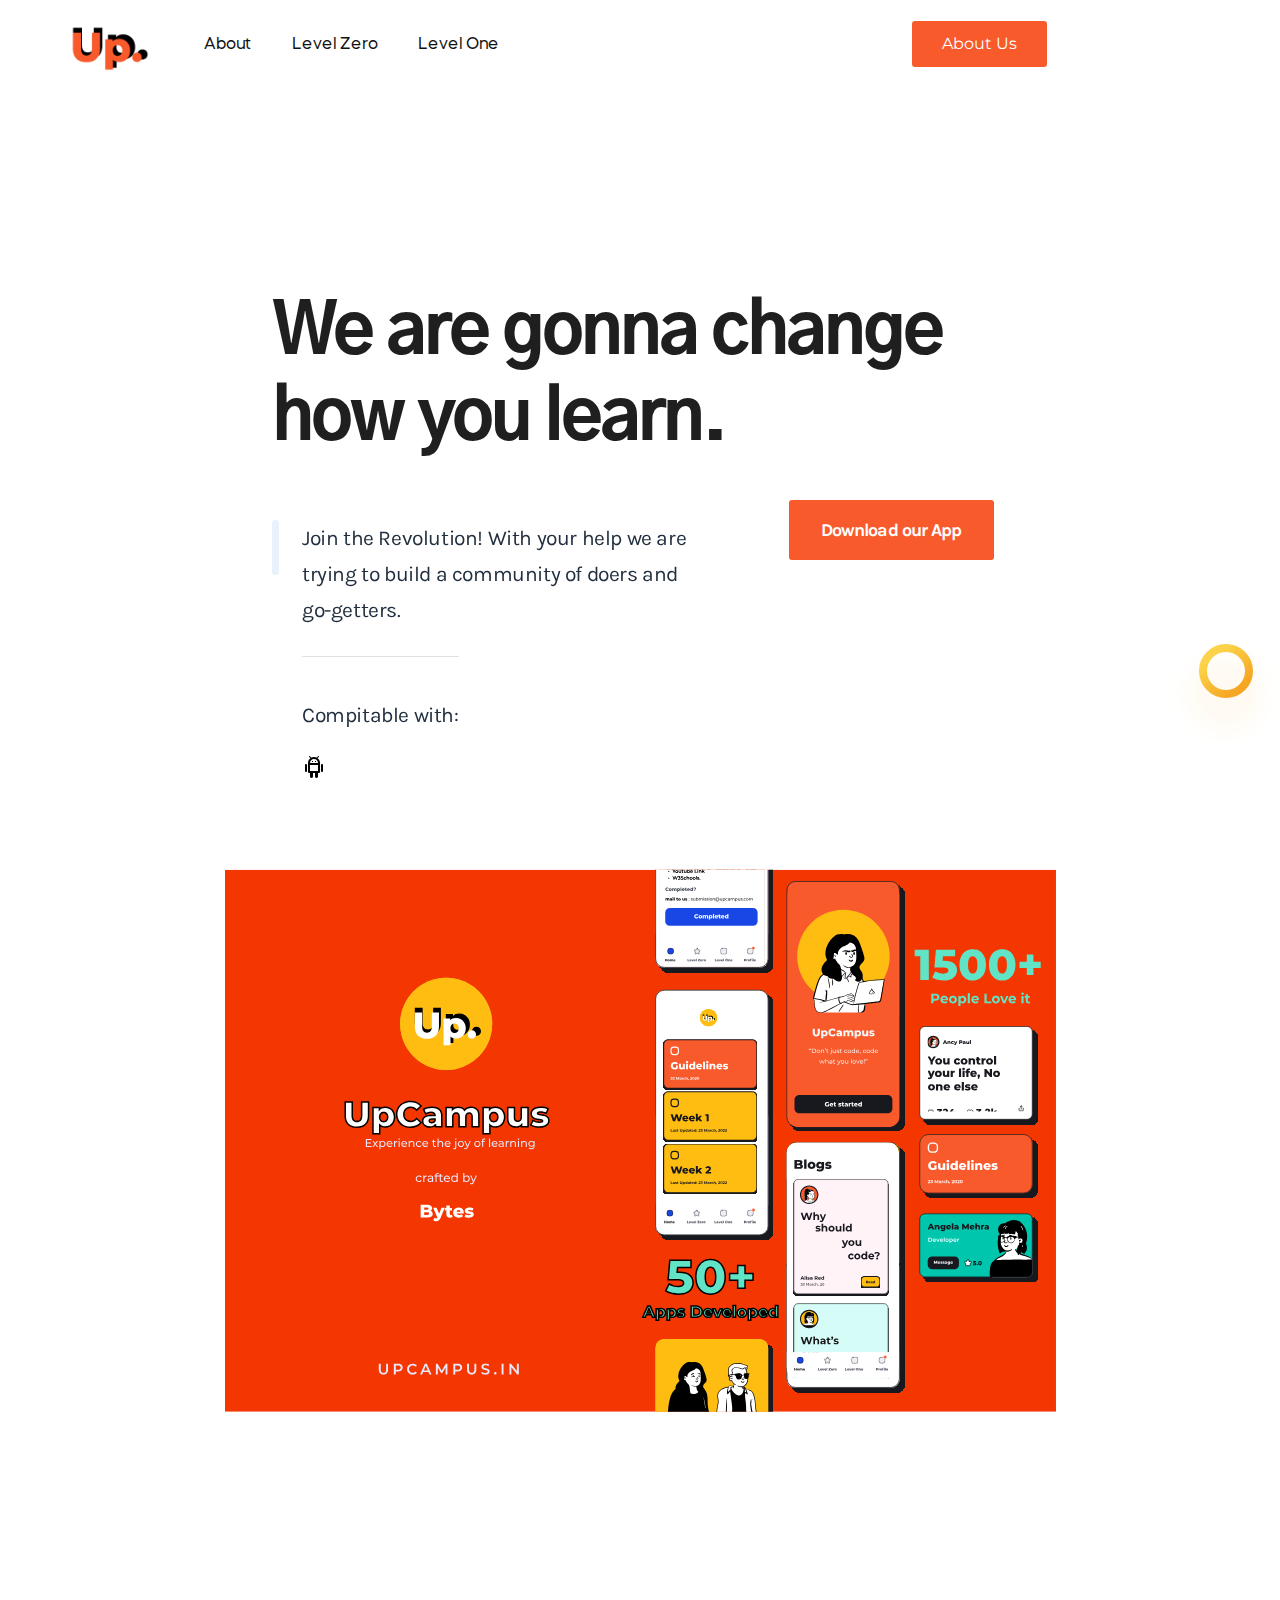
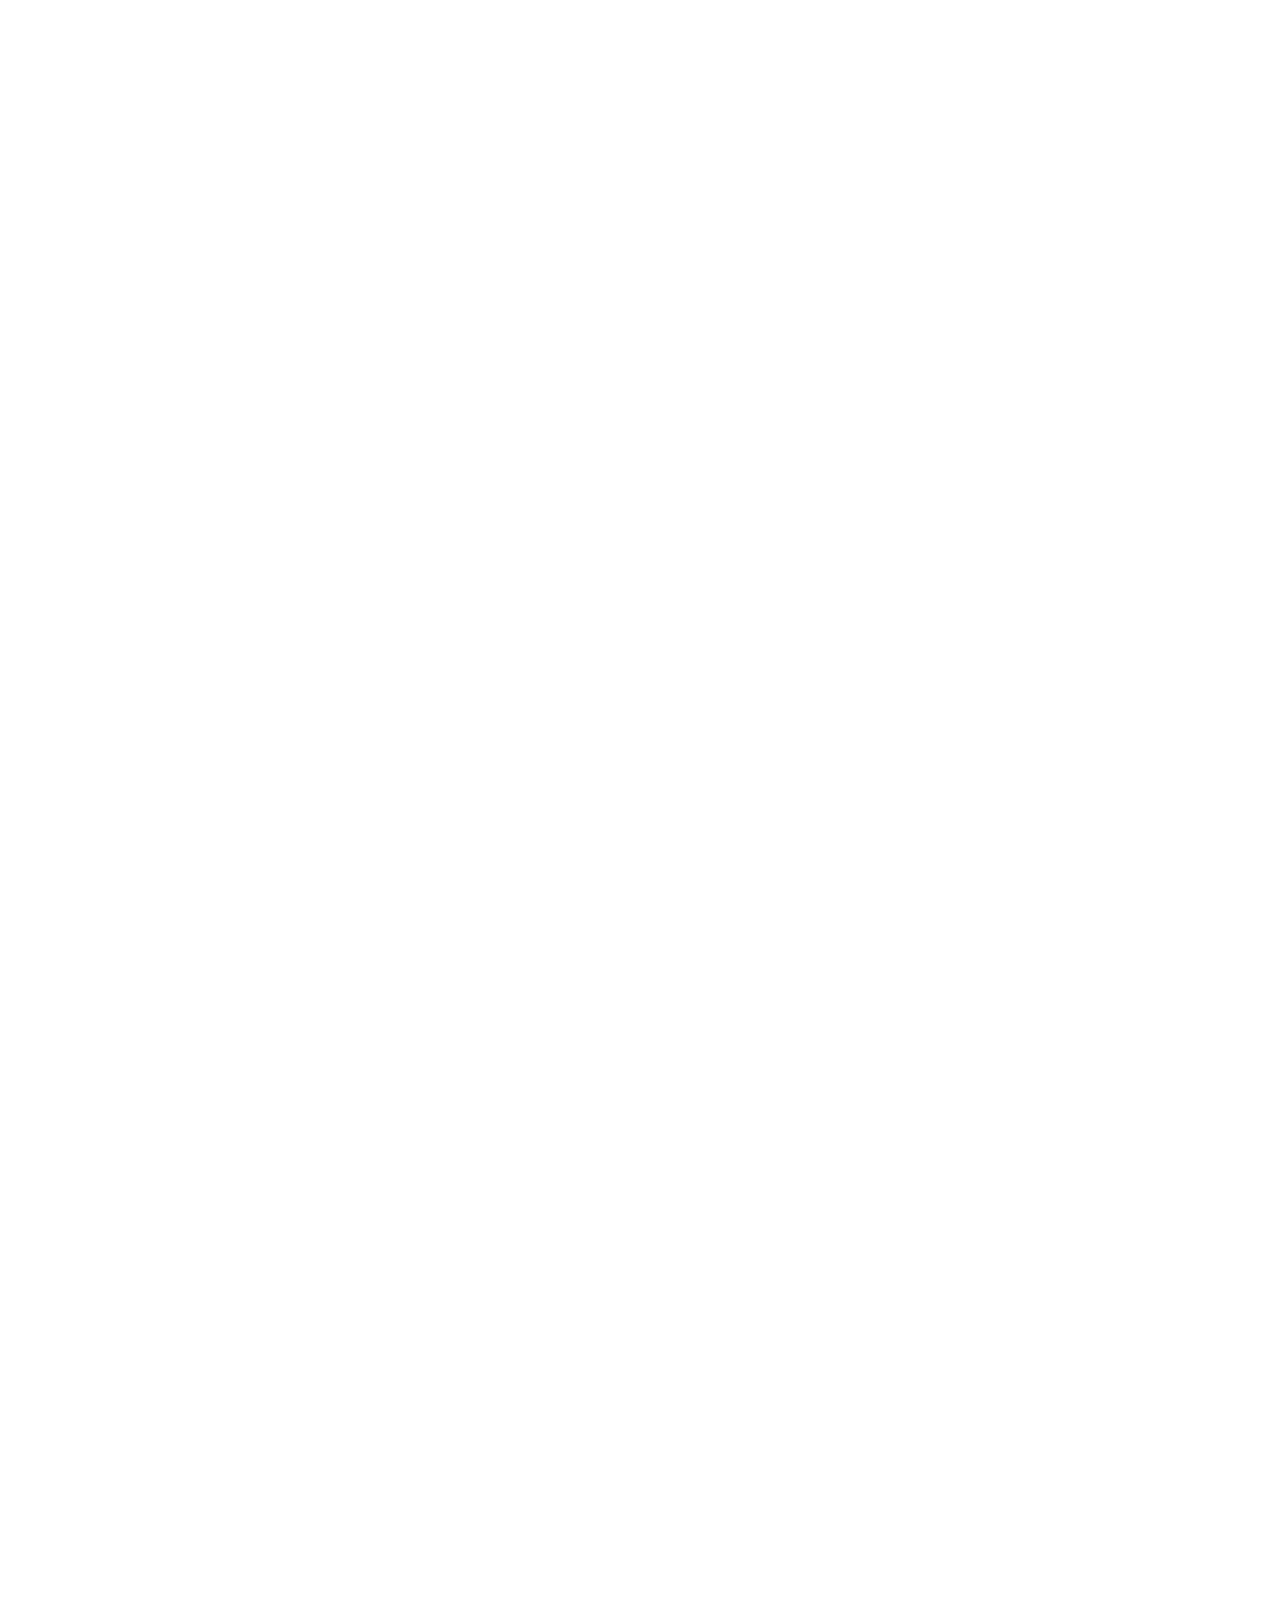
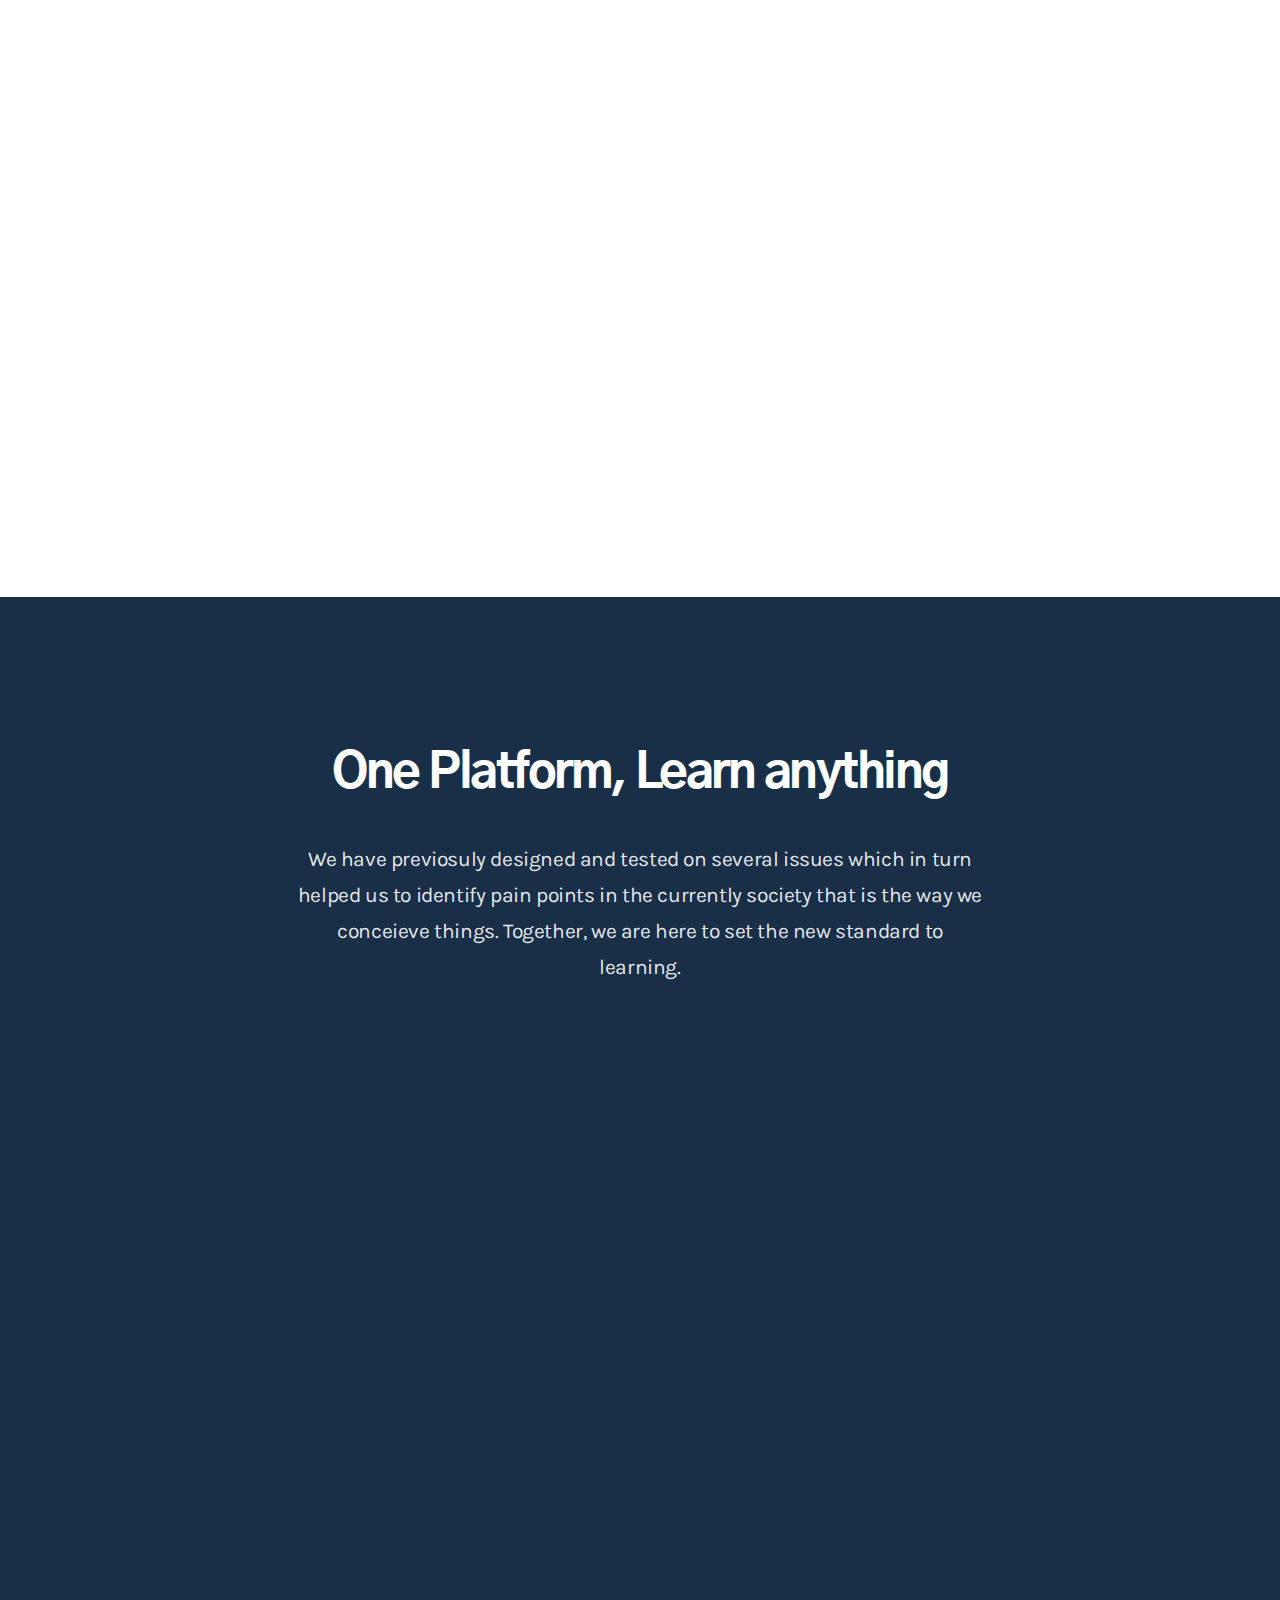
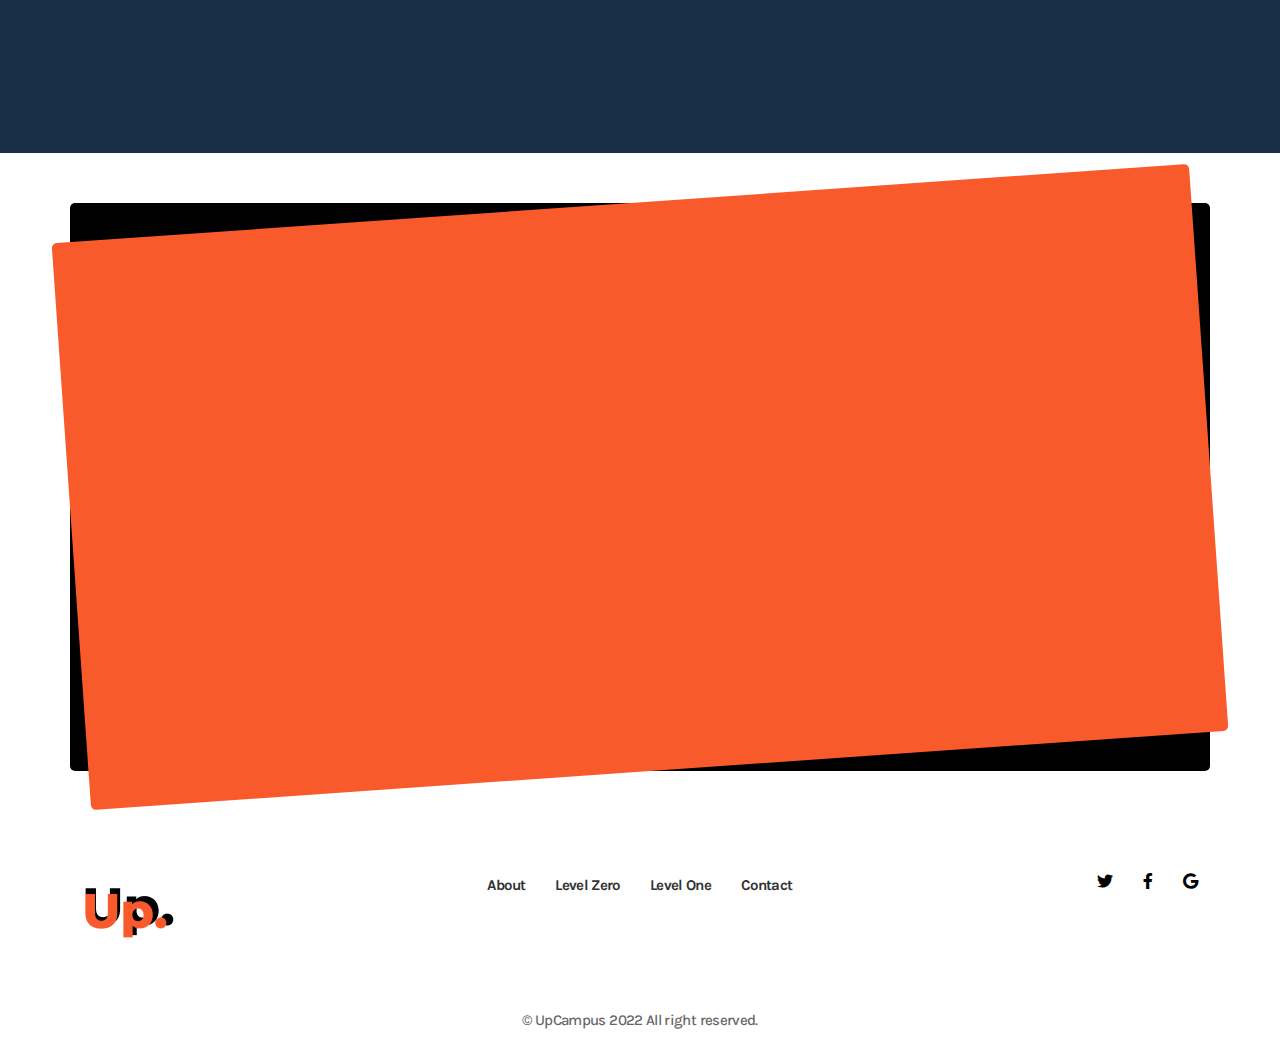
<file: index.html>
<!DOCTYPE html>
<html lang="en">

<head>
  <meta charset="UTF-8">
  <meta name="viewport" content="width=device-width, initial-scale=1.0">
  <meta http-equiv="X-UA-Compatible" content="ie=edge">
  <title>Upcampus</title>
  <link rel="shortcut icon" href="images/logo/logomain2.png" type="images/x-icon">
  <link rel="stylesheet" href="css\upcam.css" media="screen">
<link rel="stylesheet" href="css\Home.css" media="screen">
    <script class="u-script" type="text/javascript" src="jquery.js" defer=""></script>
    <script class="u-script" type="text/javascript" src="upcam.js" defer=""></script>
    <meta name="generator" content="Nicepage 4.13.4,  ">
    <link id="u-theme-google-font" rel="stylesheet" href="https://fonts.googleapis.com/css?family=Roboto:100,100i,300,300i,400,400i,500,500i,700,700i,900,900i|Open+Sans:300,300i,400,400i,500,500i,600,600i,700,700i,800,800i">
    <link id="u-page-google-font" rel="stylesheet" href="https://fonts.googleapis.com/css?family=Montserrat:100,100i,200,200i,300,300i,400,400i,500,500i,600,600i,700,700i,800,800i,900,900i"><link rel="shortcut icon" href="images/logo/logomain2.png" type="images/x-icon">
  <!-- Bootstrap , fonts & icons  -->
  <link rel="stylesheet" href="./css/bootstrap.css">
  <link rel="stylesheet" href="./fonts/icon-font/css/style.css">
  <link rel="stylesheet" href="./fonts/typography-font/typo.css">
  <link rel="stylesheet" href="./fonts/fontawesome-5/css/all.css">
  <link href="https://fonts.googleapis.com/css2?family=Karla:wght@300;400;500;600;700;800&display=swap" rel="stylesheet">
  <link href="https://fonts.googleapis.com/css2?family=Gothic+A1:wght@400;500;700;900&display=swap" rel="stylesheet">
  <link href="https://fonts.googleapis.com/css2?family=Work+Sans:wght@400;500;600;700;800;900&display=swap" rel="stylesheet">
  <link href="https://fonts.googleapis.com/css2?family=Rubik:wght@400;500;600;700;800;900&display=swap" rel="stylesheet">
  <link href="https://fonts.googleapis.com/css2?family=Inter:wght@400;600;700;800;900&display=swap" rel="stylesheet">
  <link href="https://fonts.googleapis.com/css2?family=Nunito:wght@400;600;700;800;900&display=swap" rel="stylesheet">
  <!-- Plugin'stylesheets  -->
  <link rel="stylesheet" href="./plugins/aos/aos.min.css">
  <link rel="stylesheet" href="./plugins/slick/slick.min.css">
  <!-- Vendor stylesheets  -->
  <link rel="stylesheet" href="./css/main.css">
  <!-- Custom stylesheet-->

</head>

<body class="u-body u-xl-mode" data-theme-mode-panel-active data-theme="light" style="font-family: 'Mazzard H';">
  <header class="u-clearfix u-header u-sticky u-sticky-61c5 u-white u-header" id="sec-8620"><div class="u-clearfix u-sheet u-sheet-1">
    <a href="index.html" class="u-image u-logo u-image-1" data-image-width="93" data-image-height="75">
      <img src="images/logomain2.png" class="u-logo-image u-logo-image-1">
    </a>
    <nav class="u-menu u-menu-dropdown u-offcanvas u-menu-1">
      <div class="menu-collapse" style="font-size: 1rem; letter-spacing: 0px;">
        <a class="u-button-style u-custom-left-right-menu-spacing u-custom-padding-bottom u-custom-top-bottom-menu-spacing u-nav-link u-text-active-palette-1-base u-text-hover-palette-2-base" href="#">
          <svg class="u-svg-link" viewBox="0 0 24 24"><use xmlns:xlink="http://www.w3.org/1999/xlink" xlink:href="#menu-hamburger"></use></svg>
          <svg class="u-svg-content" version="1.1" id="menu-hamburger" viewBox="0 0 16 16" x="0px" y="0px" xmlns:xlink="http://www.w3.org/1999/xlink" xmlns="http://www.w3.org/2000/svg"><g><rect y="1" width="16" height="2"></rect><rect y="7" width="16" height="2"></rect><rect y="13" width="16" height="2"></rect>
</g></svg>
        </a>
      </div>
      <div class="u-custom-menu u-nav-container">
        <ul class="u-nav u-unstyled u-nav-1"><li class="u-nav-item"><a href="Index.html" class="u-button-style u-nav-link u-text-active-palette-1-base u-text-hover-palette-2-base" style="padding: 10px 20px;">About</a>
</li><li class="u-nav-item"><a href="Home.html" class="u-button-style u-nav-link u-text-active-palette-1-base u-text-hover-palette-2-base" style="padding: 10px 20px;">Level Zero</a>
</li><li class="u-nav-item"><a href="Home2.html" class="u-button-style u-nav-link u-text-active-palette-1-base u-text-hover-palette-2-base" style="padding: 10px 20px;">Level One</a>
</li></ul>
      </div>
      <div class="u-custom-menu u-nav-container-collapse">
        <div class="u-black u-container-style u-inner-container-layout u-opacity u-opacity-95 u-sidenav">
          <div class="u-inner-container-layout u-sidenav-overflow">
            <div class="u-menu-close"></div>
            <ul class="u-align-center u-nav u-popupmenu-items u-unstyled u-nav-2"><li class="u-nav-item"><a class="u-button-style u-nav-link">About</a>
</li><li class="u-nav-item"><a href="Home.html" class="u-button-style u-nav-link">Level Zero</a>
</li><li class="u-nav-item"><a href="Home2.html" class="u-button-style u-nav-link">Level One</a>
</li></ul>
          </div>
        </div>
        <div class="u-black u-menu-overlay u-opacity u-opacity-70"></div>
      </div>
    </nav>
    <a href="Team\index.html" class="u-border-none u-btn u-btn-round u-button-style u-custom-color-1 u-custom-font u-font-montserrat u-hover-white u-radius-3 u-btn-1">About Us</a>
  </div></header>
  <div class="site-wrapper overflow-hidden position-relative">
    <!-- Site Header -->
    <!-- Preloader -->
    <!-- <div id="loading">
    <div class="preloader">
     <img src="./image/preloader.gif" alt="preloader">
   </div>
   </div>    -->
    <!--Site Header Area -->
    <!-- navbar- -->
    <!-- Hero Area -->
    <div class="hero-area-l11 position-relative z-index-1 overflow-hidden">
      <div class="container position-relative">
        <div class="row position-relative justify-content-center">
          <div class="col-xl-8 col-lg-9 col-md-12 order-lg-1 order-1" data-aos="fade-up" data-aos-duration="500" data-aos-once="true">
            <div class="content">
              <h1>We are gonna change<br class="d-none d-md-block"> how you learn.</h1>
              <div class="row banner-l-11-bottom-content">
                <div class="col-lg-8 col-md-8 col-sm-10">
                  <p class="position-relative banner-main-content-l-11">Join the 
                    Revolution!
                    With your help we are trying to build a community
                    of doers and go-getters.
                    <span class="line-left-content"></span>
                  </p>
                </div>
                <div class="col-lg-4 col-md-4 col-sm-6 flex-y-center ">
                  <a class="btn l-11-hero-btn" href="#">Download our App</a>
                </div>
                <div class="col-xl-3 col-lg-4">
                  <div class="compitable-text border-top d-inline-block">
                    <p>Compitable with:</p>
                    <div class="compatible-icon flex-y-center img-grayscale">
                      <a href="#" class="font-size-13 mr-7"><img src="./images/l2/android.png" alt=""></a>
                    </div>
                  </div>
                </div>
              </div>
            </div>
          </div>
          <div class="col-lg-9 order-lg-1 order-0" data-aos="fade-up" data-aos-duration="800" data-aos-once="true">
            <img src="images/l2/Cover.svg" alt="" class="w-100 hero-l11-main-image">
          </div>
        </div>
      </div>
      <!--<div class="hero-shape-l11-1 d-none d-md-block">
        <img src="./images/l2/hero-shape-1.svg" alt="">
      </div>-->
      <div class="hero-shape-l11-2 d-none d-md-block">
        <img src="./images/l2/hero-shape-2.png" alt="">
      </div>
    </div>
    <!-- Brand-area -->
    <!--<div class="brand-area-l11">
      <div class="container">
        <div class="row img-grayscale">
          <div class="col-lg-12" data-aos="fade-up" data-aos-duration="800" data-aos-once="true">
            <div class="brand-logos d-flex justify-content-center justify-content-xl-between align-items-center flex-wrap ">
              <div class="single-brand">
                <img src="images/l2/brand-logo.svg" alt="">
              </div>
              <div class="single-brand">
                <img src="images/l2/brand-logo-1.svg" alt="">
              </div>
              <div class="single-brand">
                <img src="images/l2/brand-logo-2.svg" alt="">
              </div>
              <div class="single-brand">
                <img src="images/l2/brand-logo-3.svg" alt="">
              </div>
              <div class="single-brand">
                <img src="images/l2/brand-logo-4.svg" alt="">
              </div>
            </div>
          </div>
        </div>
      </div>
    </div>-->
    <!-- Content Area-1 -->
    <div class="content-area-l-11-1">
      <div class="container">
        <div class="row align-items-center justify-content-lg-start justify-content-center">
          <div class="col-xl-6 col-md-5 col-md-10" data-aos="fade-right" data-aos-duration="800" data-aos-once="true">
            <div class="content-img position-relative z-index-1">
              <img src="images/l2/Yoyo.svg" alt="" class="w-100">
            </div>
          </div>
          <div class="offset-xxl-1 col-xxl-5 col-xl-6 col-lg-7 col-md-9" data-aos="fade-left" data-aos-duration="800" data-aos-once="true">
            <div class="content section-heading-5">
              <h2>
                Learn from anywhere.
              </h2>
              <p>Learn things the right way and learn it fast.
                No prequisites required.</p>
            </div>
          </div>
        </div>
      </div>
    </div>
    <!-- Content Area-2  -->
    <div class="content-area-l-11-2">
      <div class="container">
        <div class="row align-items-center justify-content-lg-between justify-content-center">
          <div class="col-xxl-4 col-xl-5 col-lg-6 col-md-9 order-lg-1 order-1" data-aos="fade-right" data-aos-duration="800" data-aos-once="true">
            <div class="content section-heading-5">
              <h2>
                Completely Free for everyone for Lifetime.
              </h2>
              <div class="d-flex content-l-11-3-card">
                <svg xmlns="http://www.w3.org/2000/svg" width="32" height="27" viewBox="0 0 32 27">
                  <g>
                    <g>
                      <g>
                        <path class="mypath1" fill="none" stroke="#F95A2C" stroke-linecap="round" stroke-linejoin="round" stroke-miterlimit="20" stroke-width="2" d="M25.528 25.615v0h5.47v0-5.911c0-.56-.341-1.062-.86-1.27l-5.118-2.05a1.367 1.367 0 0 1-.86-1.267v-1.2a5.445 5.445 0 0 0 2.735-4.711V6.471a5.47 5.47 0 0 0-8.205-4.738">
                        </path>
                      </g>
                      <g>
                        <path class="mypath1" fill="none" stroke="#F95A2C" stroke-linecap="round" stroke-linejoin="round" stroke-miterlimit="20" stroke-width="2" d="M19.367 19.846l-5.14-2.036a1.358 1.358 0 0 1-.864-1.257v-1.192a5.394 5.394 0 0 0 2.747-4.676V7.97c0-2.999-2.46-5.43-5.495-5.43-3.034 0-5.494 2.431-5.494 5.43v2.715a5.394 5.394 0 0 0 2.747 4.676v1.192c0 .555-.342 1.054-.864 1.26l-5.14 2.036c-.52.206-.863.703-.864 1.257v4.51h19.23v0-4.51c0-.555-.342-1.054-.863-1.26z">
                        </path>
                      </g>
                    </g>
                  </g>
                </svg>
                <div class="content-body">
                  <h5>No Credit Cards = No Headache</h5>
                  <p>This is a ever running Revolution and it must never stop/p>
                </div>
              </div>
              <div class="d-flex content-l-11-3-card">
                <img src="images/l2/settings.svg" alt="icon">
                <div class="content-body">
                  <h5>++Suprises Included </h5>
                  <p>On Completing certain levels you get the exclusive chance to join out ever growing community and get access to the job dashboard</p>
                </div>
              </div>
            </div>
          </div>
          <div class="col-xxl-6 offset-xxl-2 col-xl-6 col-lg-5 col-md-9 order-lg-1 order-0" data-aos="fade-left" data-aos-duration="800" data-aos-once="true">
            <div class="content-img">
              <img src="images/l2/content-img2.png" alt="" class="w-lg-auto w-100">
            </div>
          </div>
        </div>
      </div>
    </div>
    <!-- Content Area -->
    <div class="content-area-l-11-3 position-relative">
      <div class="container">
        <div class="row align-items-center justify-content-center justify-content-lg-start">
          <div class="col-xl-6 col-lg-6 col-md-8 order-lg-1 order-0" data-aos="fade-up" data-aos-delay="500" data-aos-duration="1000">
            <div class="content-img">
              <img src="images/l2/content-img3.png" alt="" class="w-100">
            </div>
          </div>
          <div class="offset-xl-1 col-xl-5 col-lg-6 col-md-9 order-lg-1 order-1" data-aos="fade-up" data-aos-delay="300" data-aos-duration="1000">
            <div class="content section-heading-5">
              <h2>Learn almost anything</h2>
              <p>Being an Open Source Project you can contribute anytime whensoever,
                you come accross things that intrigiues you and might intrigue others too.
              </p>
              <ul class="list-unstyled pl-0">
                <li class="d-flex align-items-center">
                  <i class="fas fa-check"></i>Unlimited resouces
                </li>
                <li class="d-flex align-items-center">
                  <i class="fas fa-check"></i>Develop Proof of work
                </li>
                <li class="d-flex align-items-center">
                  <i class="fas fa-check"></i>Get acknowledged and rewarded for your works.
                </li>
              </ul>
            </div>
          </div>
        </div>
      </div>
    </div>
    <!-- Feature Area -->
    <div class="feature-l-11">
      <div class="container">
        <div class="row justify-content-center">
          <div class="col-xl-9 px-lg-12 col-md-12">
            <div class="row justify-content-center">
              <div class="col-lg-10 text-center">
                <div class="section-heading-5">
                  <h2>
                    One Platform, Learn anything
                  </h2>
                  <p>We have previosuly designed and tested on several issues which in turn helped us to identify pain points
                    in the currently society that is the way we conceieve things. Together, we are here to set the new standard to learning.</p>
                </div>
              </div>
            </div>
            <div class="row feature-l-11-items justify-content-center">
              <div class="col-md-6" data-aos="fade-right" data-aos-duration="800" data-aos-once="true">
                <div class="d-flex ">
                  <div class="icon-box">
                    <i class="icon icon-check-simple"></i>
                  </div>
                  <div class="content-body">
                    <h5>Easy to Use</h5>
                    <p>Extremely Portable and Light Web and Mobile App makes it super handy and accceible</p>
                  </div>
                </div>
              </div>
              <div class="col-md-6" data-aos="fade-left" data-aos-duration="800" data-aos-once="true">
                <div class="d-flex ">
                  <div class="icon-box">
                    <i class="icon icon-check-simple"></i>
                  </div>
                  <div class="content-body">
                    <h5>2+ Dedicated Roadmaps</h5>
                    <p>Learn and test the hypothesis about your next interest here. If all goes well get 
                      an exclusive chance to join that community of makers.
                    </p>
                  </div>
                </div>
              </div>
              <div class="col-md-6" data-aos="fade-right" data-aos-duration="1000" data-aos-once="true">
                <div class="d-flex ">
                  <div class="icon-box">
                    <i class="icon icon-check-simple"></i>
                  </div>
                  <div class="content-body">
                    <h5>100% Free</h5>
                    <p>Stop paying to all those paid courses try to make up your mind yourself.</p>
                  </div>
                </div>
              </div>
              <div class="col-md-6" data-aos="fade-left" data-aos-duration="1000" data-aos-once="true">
                <div class="d-flex ">
                  <div class="icon-box">
                    <i class="icon icon-check-simple"></i>
                  </div>
                  <div class="content-body">
                    <h5>All updated set of Resources</h5>
                    <p>Neither more not less we have incorporated just the right amount of resources you 
                      need to get started with.</p>
                  </div>
                </div>
              </div>
              <div class="col-md-6" data-aos="fade-right" data-aos-duration="1200" data-aos-once="true">
                <div class="d-flex ">
                  <div class="icon-box">
                    <i class="icon icon-check-simple"></i>
                  </div>
                  <div class="content-body">
                    <h5>Find a better video/article, you and edit the current repo!!</h5>
                    <p>If you find anything that could have been made better you are all
                      allowed to pull a edit request for that feature
                    </p>
                  </div>
                </div>
              </div>
              <div class="col-md-6" data-aos="fade-left" data-aos-duration="1200" data-aos-once="true">
                <div class="d-flex ">
                  <div class="icon-box">
                    <i class="icon icon-check-simple"></i>
                  </div>
                  <div class="content-body">
                    <h5>Available on Android</h5>
                    <p>Goto the playstore store and search for UpCampus</p>
                  </div>
                </div>
              </div>
            </div>
          </div>
        </div>
      </div>
    </div>
    <!-- Testimonial Section -->
    <div class="newsletter-l-11" style="margin-top:50px">
      <div class="container">
        <div class="row justify-content-center news-l-11-main-bg position-relative">
          <div class="news-l-11-second-bg w-100 h-100"></div>
          <div class="col-xxl-6 col-xl-7 col-lg-8 col-md-11" data-aos="fade-up" data-aos-duration="800" data-aos-once="true">
            <div class="content text-center">
              <h5>Download UpCampus from Android playstore</h5>
              <h2>Try our App</h2>
              <p>Join the Revolution! With your help we are trying to build a community of doers and go-getters..</p>
              <div class="btn-area">
                <a href="#" class="btn"><i class="fas fa-mobile d-inline-block"></i> Download Our App</a>
              </div>
              <span>No you never have to pay but you can earn</span>
            </div>
          </div>
        </div>
      </div>
    </div>
    <!-- Footer Area -->
    <footer class="footer-l-11 text-center text-md-start">
      <div class="container">
        <div class="row">
          <div class="col-md-3">
            <div class="footer-logo-l-11">
              <a href="#"><img src="images/logo/logomain2.png" alt="logo" style=" align-items: center;"></a>
            </div>
          </div>
          <div class="col-md-6">
            <div class="footer-widget-l-11">
              <ul class="pl-0 list-unstyled d-flex flex-wrap justify-content-center align-items-end ">
                <li class="d-flex"><a href="#">About</a></li>
                <li class="d-flex"><a href="#">Level Zero</a></li>
                <li class="d-flex"><a href="#">Level One</a></li>
                <li class="d-flex"><a href="#">Contact</a></li>
              </ul>
            </div>
          </div>
          <div class="col-md-3">
            <div class="social-icons-l-11">
              <ul class="pl-0 list-unstyled d-flex  justify-content-center justify-content-md-end align-items-end ">
                <li class="d-flex flex-column justify-content-center"><a href="#"><i
                                    class="fab fa-twitter"></i></a></li>
                <li class="d-flex flex-column justify-content-center"><a href="#"><i
                                    class="fab fa-facebook-f"></i></a></li>
                <li class="d-flex flex-column justify-content-center"><a href="#"><i
                                    class="fab fa-google"></i></a></li>
              </ul>
            </div>
          </div>
        </div>
      </div>
    </footer>
    <div class="copyright-area-l-11">
      <div class="container">
        <div class="row">
          <div class="col-lg-12">
            <div class="text-center">
              <p>© UpCampus 2022 All right reserved. </p>
            </div>
          </div>
        </div>
      </div>
    </div>
  </div>
  <!-- Vendor Scripts -->
  <script src="js/vendor.min.js"></script>
  <!-- Plugin's Scripts -->
  <script src="./plugins/aos/aos.min.js"></script>
  <script src="./plugins/slick/slick.min.js"></script>
  <script src="./plugins/menu/menu.js"></script>
  <!-- Activation Script -->
  <script src="js/custom.js"></script>
</body>

</html>
</file>
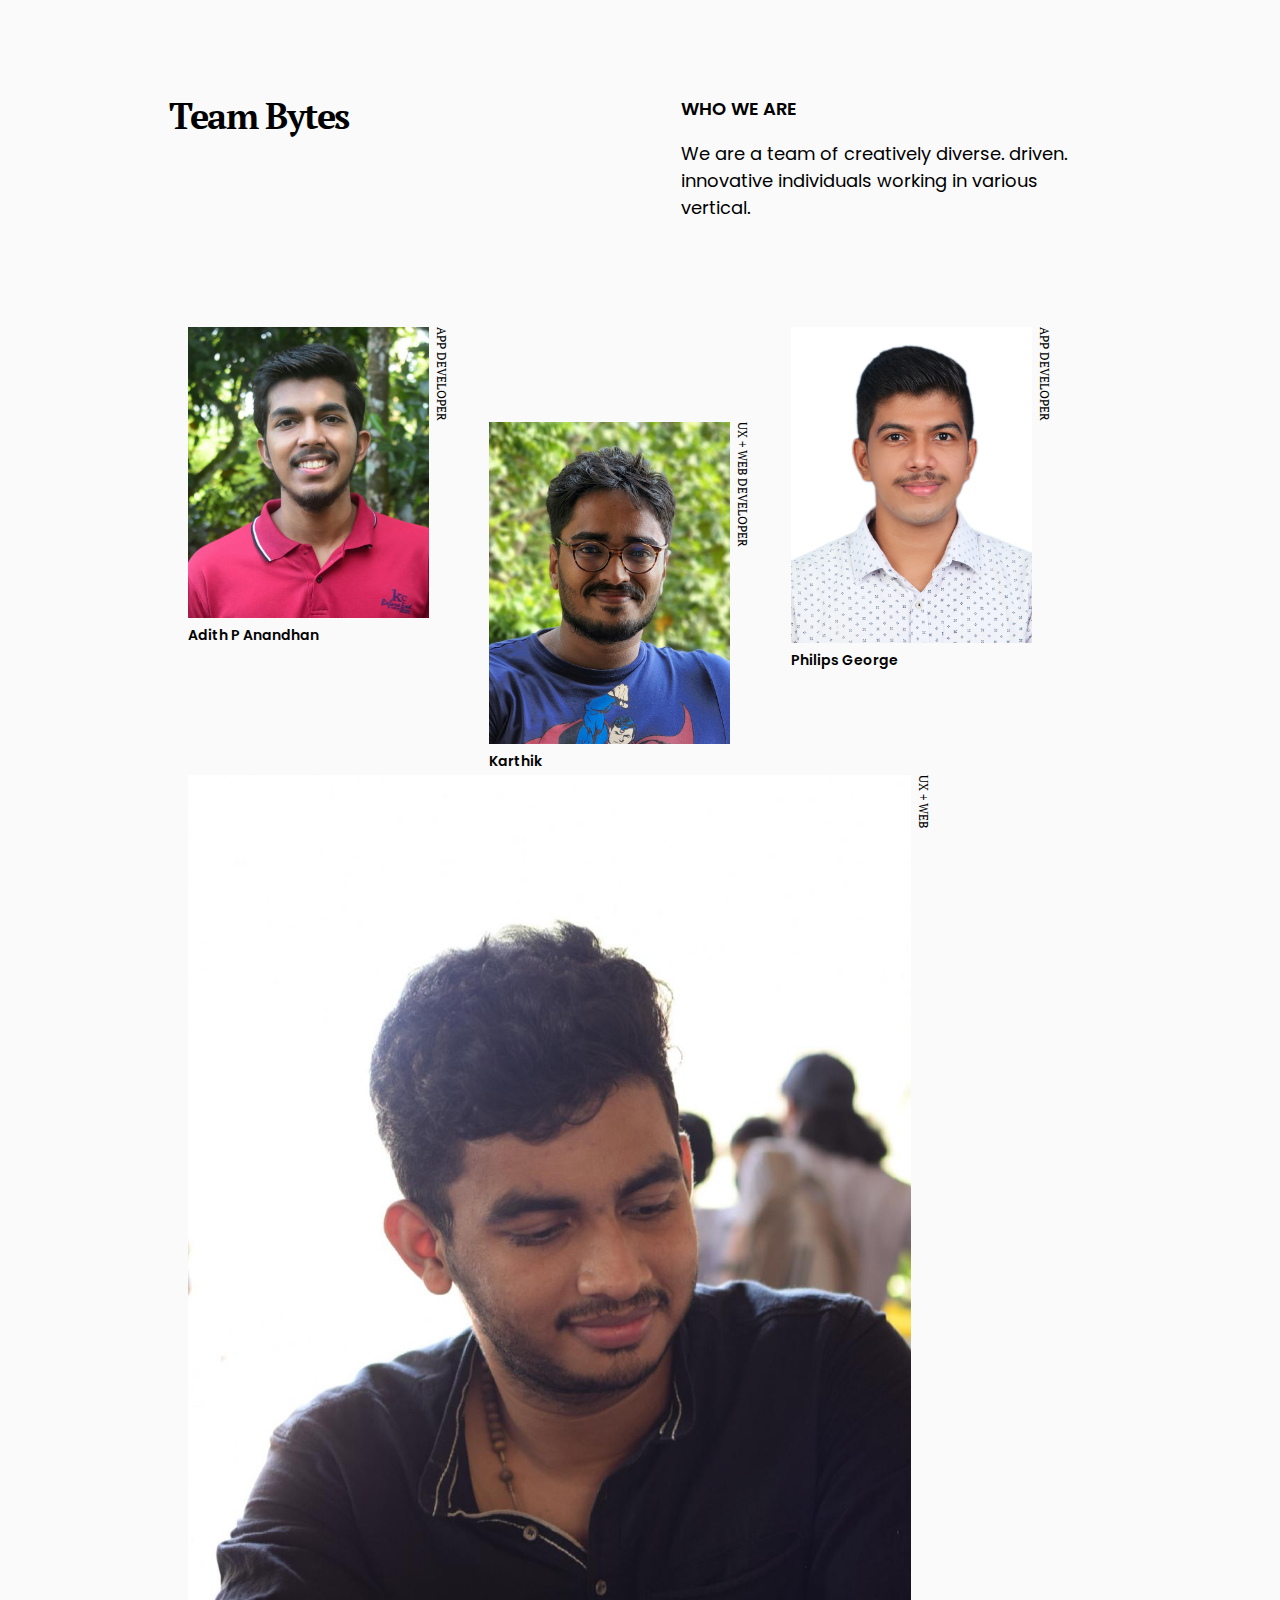
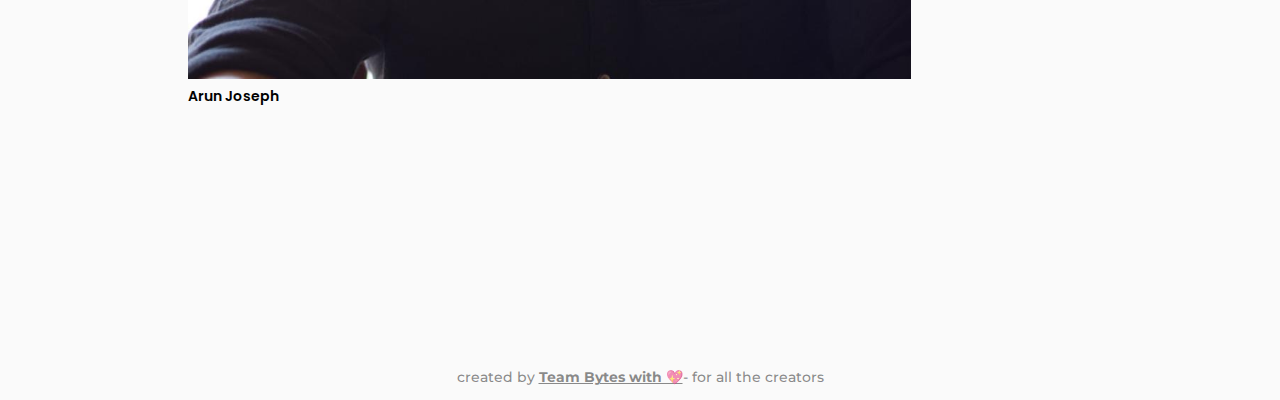
<file: Team/index.html>
<!DOCTYPE html>
<html lang="en">
  <head>
    <meta charset="utf-8" />
    <meta
      name="viewport"
      content="width=device-width, initial-scale=1,maximum-scale=5"/>

      <link rel="stylesheet" href="style.css">

    <title>Bytes Team</title>

  </head>
  <body>
    <div class="main">
      <div class="item">
        <h1 class="main-title">Team Bytes</h1>
      </div>
      <div class="item right-section">
        <h2 class="secondary-title">Who we are</h2>
        <p class="description">We are a team of creatively diverse.  driven.  innovative individuals working in various vertical.</p>
      </div>
    </div>

    <div class="team-members">

      <div class="team member-1">
        <img id="img-1" src="img/photo1.jpeg" alt="1">
        <span class="position">App Developer</span>
        <p class="name">Adith P Anandhan</p>
      </div>

      <div class="team member-2">
        <img id="img-2" src="img/photo2.jpeg" alt="2">
        <span class="position">UX + Web Developer</span>
        <p class="name">Karthik</p>
      </div>

      <div class="team member-3">
        <img id="img-3" src="img/photo3.jpg" alt="3">
        <span class="position">App Developer</span>
        <p class="name">Philips George</p>
      </div>

      <div class="team member-4">
        <img id="img-4" src="img/photo4.jpeg" alt="4">
        <span class="position">UX + Web </span>
        <p class="name">Arun Joseph</p>
      </div>
      </div>

    </div>

    <div class="footer">
      <p class="footer-text">created by <a href="#" class="footer-text username">Team Bytes with 💖</a>- for all the creators</p>
    </div>
  </body>
</html>
</file>
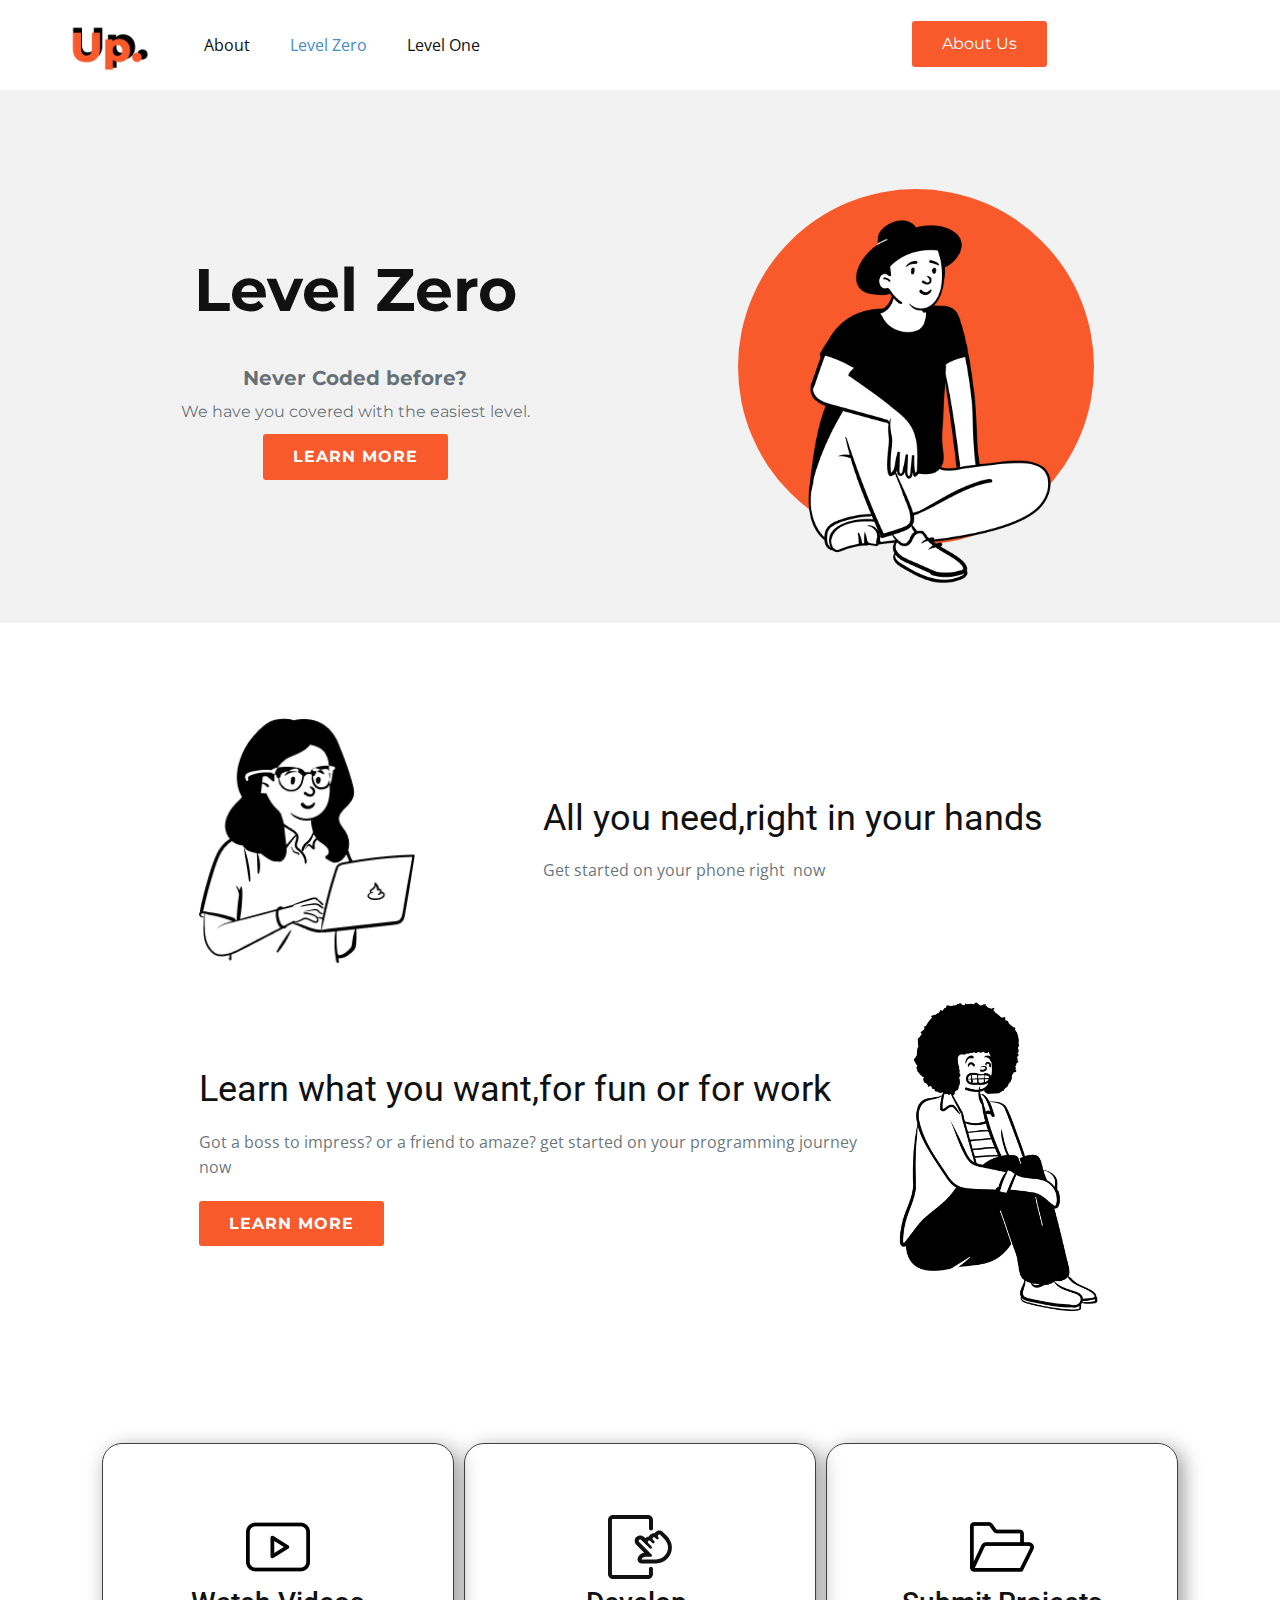
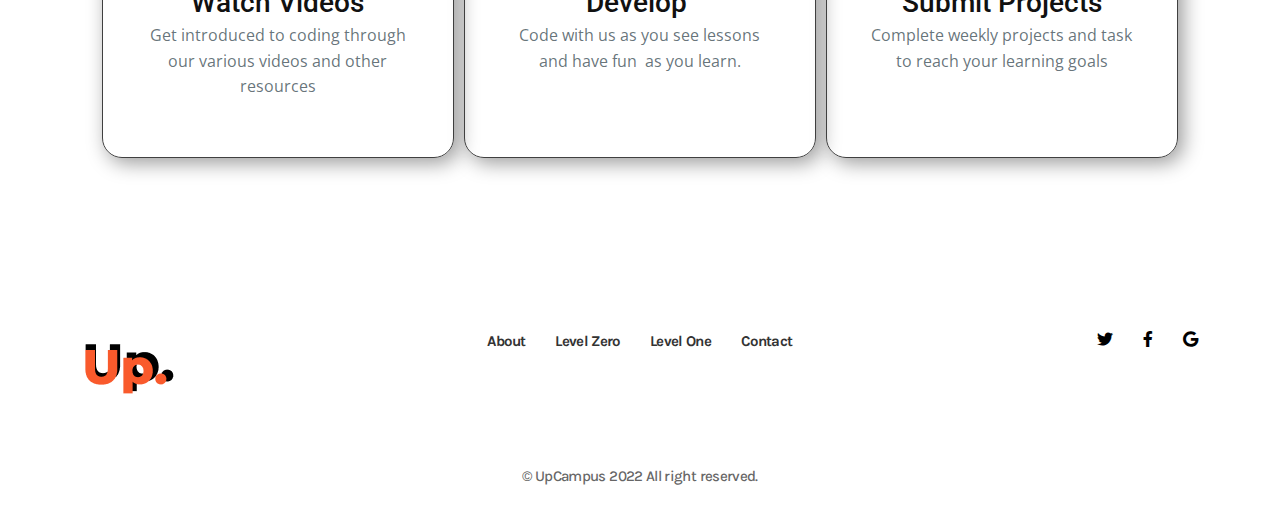
<file: Home.html>
<!DOCTYPE html>
<html style="font-size: 16px;" lang="en"><head>
    <meta name="viewport" content="width=device-width, initial-scale=1.0">
    <meta charset="utf-8">
    <meta name="keywords" content="Level Zero, All you need,right in your hands, Learn what you want,for fun or for work">
    <meta name="description" content="">
    <title>Level 0</title>
    <link rel="stylesheet" href="css\upcam.css" media="screen">
<link rel="stylesheet" href="css\Home.css" media="screen">
    <script class="u-script" type="text/javascript" src="jquery.js" defer=""></script>
    <script class="u-script" type="text/javascript" src="upcam.js" defer=""></script>
    <meta name="generator" content="Nicepage 4.13.4,  ">
    <link id="u-theme-google-font" rel="stylesheet" href="https://fonts.googleapis.com/css?family=Roboto:100,100i,300,300i,400,400i,500,500i,700,700i,900,900i|Open+Sans:300,300i,400,400i,500,500i,600,600i,700,700i,800,800i">
    <link id="u-page-google-font" rel="stylesheet" href="https://fonts.googleapis.com/css?family=Montserrat:100,100i,200,200i,300,300i,400,400i,500,500i,600,600i,700,700i,800,800i,900,900i"><link rel="shortcut icon" href="images/logo/logomain2.png" type="images/x-icon">
  <!-- Bootstrap , fonts & icons  -->
  <link rel="stylesheet" href="./css/bootstrap.css">
  <link rel="stylesheet" href="./fonts/icon-font/css/style.css">
  <link rel="stylesheet" href="./fonts/typography-font/typo.css">
  <link rel="stylesheet" href="./fonts/fontawesome-5/css/all.css">
  <link href="https://fonts.googleapis.com/css2?family=Karla:wght@300;400;500;600;700;800&display=swap" rel="stylesheet">
  <link href="https://fonts.googleapis.com/css2?family=Gothic+A1:wght@400;500;700;900&display=swap" rel="stylesheet">
  <link href="https://fonts.googleapis.com/css2?family=Work+Sans:wght@400;500;600;700;800;900&display=swap" rel="stylesheet">
  <link href="https://fonts.googleapis.com/css2?family=Rubik:wght@400;500;600;700;800;900&display=swap" rel="stylesheet">
  <link href="https://fonts.googleapis.com/css2?family=Inter:wght@400;600;700;800;900&display=swap" rel="stylesheet">
  <link href="https://fonts.googleapis.com/css2?family=Nunito:wght@400;600;700;800;900&display=swap" rel="stylesheet">
  <!-- Plugin'stylesheets  -->
  <link rel="stylesheet" href="./plugins/aos/aos.min.css">
  <link rel="stylesheet" href="./plugins/slick/slick.min.css">
  <!-- Vendor stylesheets  -->
  <link rel="stylesheet" href="./css/main.css">
  
    
    
    
    
    <script type="application/ld+json">{
		"@context": "http://schema.org",
		"@type": "Organization",
		"name": "",
		"logo": "images/logomain2.png"
}</script>
    <meta name="theme-color" content="#478ac9">
    <meta property="og:title" content="Home">
    <meta property="og:type" content="website">
  </head>
  <body class="u-body u-xl-mode"><header class="u-clearfix u-header u-sticky u-sticky-61c5 u-white u-header" id="sec-8620"><div class="u-clearfix u-sheet u-sheet-1">
    <a href="index.html" class="u-image u-logo u-image-1" data-image-width="93" data-image-height="75">
      <img src="images/logomain2.png" class="u-logo-image u-logo-image-1">
    </a>
    <nav class="u-menu u-menu-dropdown u-offcanvas u-menu-1">
      <div class="menu-collapse" style="font-size: 1rem; letter-spacing: 0px;">
        <a class="u-button-style u-custom-left-right-menu-spacing u-custom-padding-bottom u-custom-top-bottom-menu-spacing u-nav-link u-text-active-palette-1-base u-text-hover-palette-2-base" href="#">
          <svg class="u-svg-link" viewBox="0 0 24 24"><use xmlns:xlink="http://www.w3.org/1999/xlink" xlink:href="#menu-hamburger"></use></svg>
          <svg class="u-svg-content" version="1.1" id="menu-hamburger" viewBox="0 0 16 16" x="0px" y="0px" xmlns:xlink="http://www.w3.org/1999/xlink" xmlns="http://www.w3.org/2000/svg"><g><rect y="1" width="16" height="2"></rect><rect y="7" width="16" height="2"></rect><rect y="13" width="16" height="2"></rect>
</g></svg>
        </a>
      </div>
      <div class="u-custom-menu u-nav-container">
        <ul class="u-nav u-unstyled u-nav-1"><li class="u-nav-item"><a href="Index.html" class="u-button-style u-nav-link u-text-active-palette-1-base u-text-hover-palette-2-base" style="padding: 10px 20px;">About</a>
</li><li class="u-nav-item"><a href="Home.html" class="u-button-style u-nav-link u-text-active-palette-1-base u-text-hover-palette-2-base" style="padding: 10px 20px;">Level Zero</a>
</li><li class="u-nav-item"><a href="Home2.html" class="u-button-style u-nav-link u-text-active-palette-1-base u-text-hover-palette-2-base" style="padding: 10px 20px;">Level One</a>
</li></ul>
      </div>
      <div class="u-custom-menu u-nav-container-collapse">
        <div class="u-black u-container-style u-inner-container-layout u-opacity u-opacity-95 u-sidenav">
          <div class="u-inner-container-layout u-sidenav-overflow">
            <div class="u-menu-close"></div>
            <ul class="u-align-center u-nav u-popupmenu-items u-unstyled u-nav-2"><li class="u-nav-item"><a class="u-button-style u-nav-link">About</a>
</li><li class="u-nav-item"><a href="Home.html" class="u-button-style u-nav-link">Level Zero</a>
</li><li class="u-nav-item"><a href="Home2.html" class="u-button-style u-nav-link">Level One</a>
</li></ul>
          </div>
        </div>
        <div class="u-black u-menu-overlay u-opacity u-opacity-70"></div>
      </div>
    </nav>
    <a href="Team\index.html" class="u-border-none u-btn u-btn-round u-button-style u-custom-color-1 u-custom-font u-font-montserrat u-hover-white u-radius-3 u-btn-1">About Us</a>
  </div></header>
      <section class="u-clearfix u-grey-5 u-section-1" id="sec-32f0">
      <div class="u-clearfix u-sheet u-sheet-1">
        <div class="u-clearfix u-expanded-width u-gutter-0 u-layout-wrap u-layout-wrap-1">
          <div class="u-layout" style="">
            <div class="u-layout-row" style="">
              <div class="u-container-style u-layout-cell u-left-cell u-size-30 u-size-xs-60 u-layout-cell-1" src="">
                <div class="u-container-layout u-container-layout-1">
                  <h2 class="u-align-center u-custom-font u-font-montserrat u-text u-text-default u-text-1">Level Zero</h2>
                  <p class="u-align-center u-custom-font u-font-montserrat u-text u-text-2">Never Coded before?<br>
                    <span style="font-weight: 400; font-size: 1rem;">We have you covered with the easiest level.</span>
                  </p>
                  <a href="Level0.html" class="u-border-none u-btn u-btn-round u-button-style u-custom-color-1 u-custom-font u-font-montserrat u-hover-white u-radius-3 u-btn-1">learn more</a>
                </div>
              </div>
              <div class="u-container-style u-layout-cell u-right-cell u-size-30 u-size-xs-60 u-layout-cell-2" src="">
                <div class="u-container-layout u-container-layout-2" src="">
                  <div class="u-custom-color-1 u-shape u-shape-circle u-shape-1"></div>
                  <img class="u-image u-image-1" src="images/peep-sit-2.png" data-image-width="403" data-image-height="603">
                </div>
              </div>
            </div>
          </div>
        </div>
      </div>
    </section>
    <section class="u-clearfix u-section-2" id="sec-88e6">
      <div class="u-clearfix u-sheet u-valign-middle-lg u-valign-middle-md u-valign-middle-sm u-valign-middle-xl u-sheet-1">
        <div class="u-clearfix u-expanded-width-xs u-gutter-8 u-layout-wrap u-layout-wrap-1">
          <div class="u-layout">
            <div class="u-layout-col">
              <div class="u-size-30">
                <div class="u-layout-row">
                  <div class="u-container-style u-layout-cell u-left-cell u-size-18 u-layout-cell-1" src="">
                    <div class="u-container-layout u-valign-middle-lg u-valign-middle-md u-valign-middle-sm u-valign-middle-xl u-container-layout-1">
                      <img class="u-image u-image-default u-preserve-proportions u-image-1" src="images/Vector.png" alt="" data-image-width="212" data-image-height="242">
                    </div>
                  </div>
                  <div class="u-align-left u-container-style u-layout-cell u-right-cell u-size-42 u-layout-cell-2">
                    <div class="u-container-layout u-valign-middle u-container-layout-2">
                      <h2 class="u-text u-text-1">All you need,right in your hands</h2>
                      <p class="u-text u-text-2">Get started on your phone right&nbsp; now</p>
                    </div>
                  </div>
                </div>
              </div>
              <div class="u-size-30">
                <div class="u-layout-row">
                  <div class="u-align-left u-container-style u-layout-cell u-left-cell u-size-42 u-layout-cell-3">
                    <div class="u-container-layout u-valign-bottom-xs u-container-layout-3">
                      <h2 class="u-text u-text-3">Learn what you want,for fun or for work</h2>
                      <p class="u-text u-text-4">Got a boss to impress? or a friend to amaze? get started on your programming journey now<br>
                      </p>
                      <a href="#" class="u-border-none u-btn u-btn-round u-button-style u-custom-color-1 u-custom-font u-font-montserrat u-hover-white u-radius-3 u-btn-1">learn more</a>
                    </div>
                  </div>
                  <div class="u-container-style u-layout-cell u-right-cell u-size-18 u-layout-cell-4" src="">
                    <div class="u-container-layout u-valign-top-xs u-container-layout-4">
                      <img class="u-image u-image-default u-image-2" src="images/peep-sit-12.png" alt="" data-image-width="434" data-image-height="635">
                    </div>
                  </div>
                </div>
              </div>
            </div>
          </div>
        </div>
      </div>
    </section>
    <section class="u-align-center u-clearfix u-section-3" id="sec-6eb2">
      <div class="u-clearfix u-sheet u-valign-middle-lg u-valign-middle-md u-valign-middle-sm u-valign-middle-xl u-sheet-1">
        <div class="u-list u-list-1">
          <div class="u-repeater u-repeater-1">
            <div class="u-align-center u-border-1 u-border-grey-75 u-container-style u-list-item u-radius-20 u-repeater-item u-shape-round u-list-item-1">
              <div class="u-container-layout u-similar-container u-container-layout-1"><span class="u-file-icon u-icon u-icon-1"><img src="images/2991195.png" alt=""></span>
                <h3 class="u-text u-text-1">Watch Videos</h3>
                <p class="u-text u-text-2">Get introduced to coding through our various videos and other resources</p>
              </div>
            </div>
            <div class="u-align-center u-border-1 u-border-grey-75 u-container-style u-list-item u-radius-20 u-repeater-item u-shape-round u-list-item-2">
              <div class="u-container-layout u-similar-container u-container-layout-2"><span class="u-icon u-icon-2"><svg class="u-svg-link" preserveAspectRatio="xMidYMin slice" viewBox="0 0 128 128" style=""><use xmlns:xlink="http://www.w3.org/1999/xlink" xlink:href="#svg-68f4"></use></svg><svg class="u-svg-content" viewBox="0 0 128 128" id="svg-68f4"><path d="m102.7 39.2c0.8 0 1.5 0.3 2.1 0.9l7.8 7.8c4.8 4.8 7.7 11.5 7.4 18.3-0.6 12.6-11 22.6-23.7 22.6h-29c-0.1 0-0.1-0.1-0.1-0.2 1.1-3 4.1-5.2 7.5-5.2h10.5c0.9 0 1.8-0.4 2.3-1.1 0.8-1.1 0.7-2.6-0.3-3.5l-24.9-24.8c-0.6-0.6-0.9-1.3-0.9-2.1s0.3-1.5 0.9-2.1 1.3-0.8 2.1-0.8 1.5 0.3 2.1 0.8l16.9 16.9c0.5 0.5 1.2 0.8 1.9 0.8s1.4-0.3 1.9-0.8 0.8-1.2 0.8-1.9-0.3-1.4-0.8-1.9l-6.7-6.7c-0.6-0.6-0.9-1.3-0.9-2.1s0.3-1.5 0.9-2.1 1.3-0.8 2.1-0.8 1.5 0.3 2.1 0.8l4 4c0.5 0.5 1.2 0.8 1.9 0.8s1.4-0.3 1.9-0.8 0.8-1.2 0.8-1.9-0.3-1.4-0.8-1.9l-2.7-2.7c-0.5-0.5-0.8-1.2-0.8-2s0.3-1.5 0.9-2.1 1.3-0.9 2.1-0.9 1.5 0.3 2.1 0.9l2.7 2.7c0.5 0.5 1.2 0.8 1.9 0.8s1.4-0.3 1.9-0.8 0.8-1.2 0.8-1.9-0.2-1.3-0.7-1.8c-0.8-0.9-1.2-2.1-0.8-3.3 0.5-1.3 1.6-1.9 2.8-1.9m0-8c-2.9 0-5.7 1.1-7.8 3.2-0.7 0.7-1.2 1.4-1.7 2.1 0 0-0.1 0.1-0.1 0-0.4 0-0.8-0.1-1.1-0.1-2.9 0-5.7 1.1-7.8 3.2-1 1-1.8 2.2-2.3 3.4 0 0 0 0.1-0.1 0.1-2.6 0.2-5.1 1.3-6.9 3.2l-0.2 0.2-2.5-2.5c-2-2-4.9-3.2-7.8-3.2s-5.7 1.1-7.8 3.2-3.2 4.9-3.2 7.8c0 3 1.2 5.7 3.2 7.8l15.8 15.8c0.1 0.1 0 0.2-0.1 0.2-5.8 0.8-10.8 4.8-12.8 10.5-1.9 5.2 2 10.7 7.5 10.7h29.1c8.5 0 16.4-3.3 22.4-9.3 6.1-6.1 9.4-14.3 9.3-23-0.1-8.4-3.8-16.4-9.8-22.4l-7.8-7.8c-1.8-2-4.6-3.1-7.5-3.1z"></path><path d="m82.1 118c0 1.1-0.9 2-2 2h-70.2c-1.1 0-2-0.9-2-2v-108c0-1.1 0.9-2 2-2h70.1c1.1 0 2 0.9 2 2v16.9c0 2.2 1.8 4 4 4s4-1.8 4-4v-16.9c0-5.5-4.5-10-9.9-10h-70.2c-5.4 0-9.9 4.5-9.9 10v108c0 5.5 4.5 10 9.9 10h70.1c5.5 0 9.9-4.5 9.9-10v-10.6c0-2.2-1.8-4-4-4s-4 1.8-4 4v10.6z"></path></svg></span>
                <h3 class="u-text u-text-3">Develop&nbsp;</h3>
                <p class="u-text u-text-4">Code with us as you see lessons and have fun&nbsp; as you learn.</p>
              </div>
            </div>
            <div class="u-align-center u-border-1 u-border-grey-75 u-container-style u-list-item u-radius-20 u-repeater-item u-shape-round u-list-item-3">
              <div class="u-container-layout u-similar-container u-container-layout-3"><span class="u-file-icon u-icon u-icon-3"><img src="images/1383970.png" alt=""></span>
                <h3 class="u-text u-text-5">Submit Projects</h3>
                <p class="u-text u-text-6">Complete weekly projects and task to reach your learning goals</p>
              </div>
            </div>
          </div>
        </div>
      </div>
    </section>
    
<footer class="footer-l-11 text-center text-md-start">
      <div class="container">
        <div class="row">
          <div class="col-md-3">
            <div class="footer-logo-l-11">
              <a href="#"><img src="images/logo/logomain2.png" alt="logo" style=" align-items: center;"></a>
            </div>
          </div>
          <div class="col-md-6">
            <div class="footer-widget-l-11">
              <ul class="pl-0 list-unstyled d-flex flex-wrap justify-content-center align-items-end ">
                <li class="d-flex"><a href="">About</a></li>
                <li class="d-flex"><a href="">Level Zero</a></li>
                <li class="d-flex"><a href="">Level One</a></li>
                <li class="d-flex"><a href="">Contact</a></li>
              </ul>
            </div>
          </div>
          <div class="col-md-3">
            <div class="social-icons-l-11">
              <ul class="pl-0 list-unstyled d-flex  justify-content-center justify-content-md-end align-items-end ">
                <li class="d-flex flex-column justify-content-center"><a href="#"><i
                                    class="fab fa-twitter"></i></a></li>
                <li class="d-flex flex-column justify-content-center"><a href="#"><i
                                    class="fab fa-facebook-f"></i></a></li>
                <li class="d-flex flex-column justify-content-center"><a href="#"><i
                                    class="fab fa-google"></i></a></li>
              </ul>
            </div>
          </div>
        </div>
      </div>
    </footer>
    <div class="copyright-area-l-11">
      <div class="container">
        <div class="row">
          <div class="col-lg-12">
            <div class="text-center">
              <p>© UpCampus 2022 All right reserved. </p>
            </div>
          </div>
        </div>
      </div>
    </div>
  </div>
</body></html>
</file>
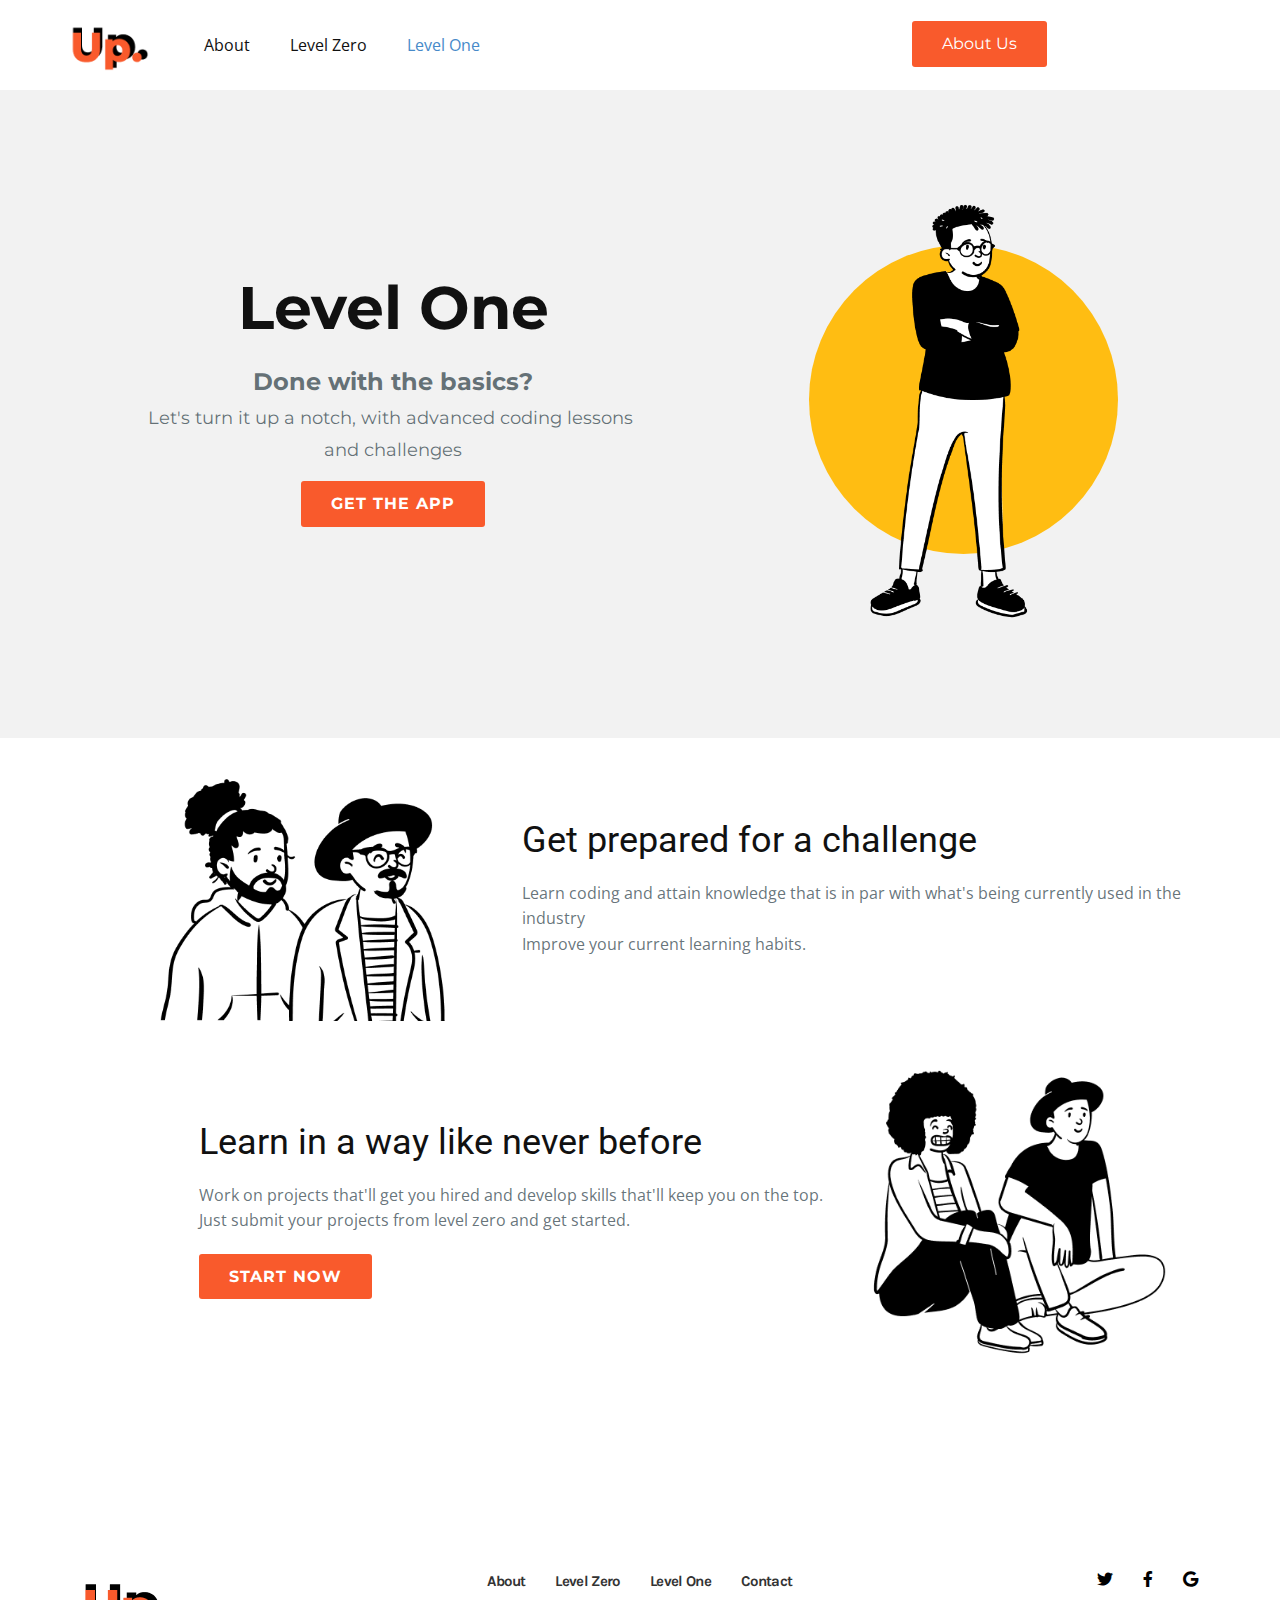
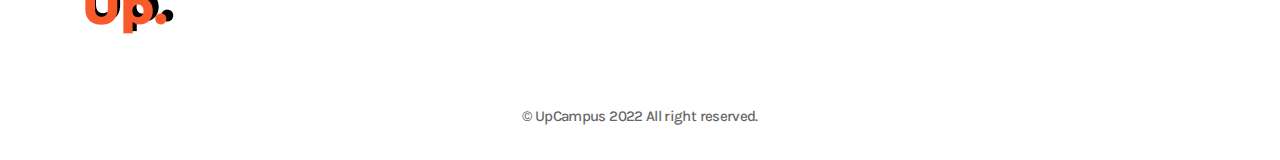
<file: Home2.html>
<!DOCTYPE html>
<html style="font-size: 16px;" lang="en"><head>
    <meta name="viewport" content="width=device-width, initial-scale=1.0">
    <meta charset="utf-8">
    <meta name="keywords" content="Level Zero, All you need,right in your hands, Learn what you want,for fun or for work">
    <meta name="description" content="">
    <title>Home2</title>
    <link rel="stylesheet" href=" upcam.css" media="screen">
<link rel="stylesheet" href="css\Home2.css" media="screen">
    <script class="u-script" type="text/javascript" src="jquery.js" defer=""></script>
    <script class="u-script" type="text/javascript" src="upcam.js" defer=""></script>
    <meta name="generator" content="Nicepage 4.13.4,  ">
    <link id="u-theme-google-font" rel="stylesheet" href="https://fonts.googleapis.com/css?family=Roboto:100,100i,300,300i,400,400i,500,500i,700,700i,900,900i|Open+Sans:300,300i,400,400i,500,500i,600,600i,700,700i,800,800i">
    <link id="u-page-google-font" rel="stylesheet" href="https://fonts.googleapis.com/css?family=Montserrat:100,100i,200,200i,300,300i,400,400i,500,500i,600,600i,700,700i,800,800i,900,900i"><link rel="shortcut icon" href="image/logo/logomain2.png" type="image/x-icon">
  <!-- Bootstrap , fonts & icons  -->
  <link rel="stylesheet" href="./css/bootstrap.css">
  <link rel="stylesheet" href="./fonts/icon-font/css/style.css">
  <link rel="stylesheet" href="./fonts/typography-font/typo.css">
  <link rel="stylesheet" href="./fonts/fontawesome-5/css/all.css">
  <link href="https://fonts.googleapis.com/css2?family=Karla:wght@300;400;500;600;700;800&display=swap" rel="stylesheet">
  <link href="https://fonts.googleapis.com/css2?family=Gothic+A1:wght@400;500;700;900&display=swap" rel="stylesheet">
  <link href="https://fonts.googleapis.com/css2?family=Work+Sans:wght@400;500;600;700;800;900&display=swap" rel="stylesheet">
  <link href="https://fonts.googleapis.com/css2?family=Rubik:wght@400;500;600;700;800;900&display=swap" rel="stylesheet">
  <link href="https://fonts.googleapis.com/css2?family=Inter:wght@400;600;700;800;900&display=swap" rel="stylesheet">
  <link href="https://fonts.googleapis.com/css2?family=Nunito:wght@400;600;700;800;900&display=swap" rel="stylesheet">
  <!-- Plugin'stylesheets  -->
  <link rel="stylesheet" href="./plugins/aos/aos.min.css">
  <link rel="stylesheet" href="./plugins/slick/slick.min.css">
  <!-- Vendor stylesheets  -->
  <link rel="stylesheet" href="./css/main.css">
  
    
    
    
    <script type="application/ld+json">{
		"@context": "http://schema.org",
		"@type": "Organization",
		"name": "",
		"logo": "images/logomain2.png"
}</script>
    <meta name="theme-color" content="#478ac9">
    <meta property="og:title" content="Home2">
    <meta property="og:type" content="website">
  </head>
  <body class="u-body u-xl-mode"><header class="u-clearfix u-header u-sticky u-sticky-61c5 u-white u-header" id="sec-8620"><div class="u-clearfix u-sheet u-sheet-1">
    <a href="index.html" class="u-image u-logo u-image-1" data-image-width="93" data-image-height="75">
      <img src="images/logomain2.png" class="u-logo-image u-logo-image-1">
    </a>
    <nav class="u-menu u-menu-dropdown u-offcanvas u-menu-1">
      <div class="menu-collapse" style="font-size: 1rem; letter-spacing: 0px;">
        <a class="u-button-style u-custom-left-right-menu-spacing u-custom-padding-bottom u-custom-top-bottom-menu-spacing u-nav-link u-text-active-palette-1-base u-text-hover-palette-2-base" href="#">
          <svg class="u-svg-link" viewBox="0 0 24 24"><use xmlns:xlink="http://www.w3.org/1999/xlink" xlink:href="#menu-hamburger"></use></svg>
          <svg class="u-svg-content" version="1.1" id="menu-hamburger" viewBox="0 0 16 16" x="0px" y="0px" xmlns:xlink="http://www.w3.org/1999/xlink" xmlns="http://www.w3.org/2000/svg"><g><rect y="1" width="16" height="2"></rect><rect y="7" width="16" height="2"></rect><rect y="13" width="16" height="2"></rect>
</g></svg>
        </a>
      </div>
      <div class="u-custom-menu u-nav-container">
        <ul class="u-nav u-unstyled u-nav-1"><li class="u-nav-item"><a href="Index.html" class="u-button-style u-nav-link u-text-active-palette-1-base u-text-hover-palette-2-base" style="padding: 10px 20px;">About</a>
</li><li class="u-nav-item"><a href="Home.html" class="u-button-style u-nav-link u-text-active-palette-1-base u-text-hover-palette-2-base" style="padding: 10px 20px;">Level Zero</a>
</li><li class="u-nav-item"><a href="Home2.html" class="u-button-style u-nav-link u-text-active-palette-1-base u-text-hover-palette-2-base" style="padding: 10px 20px;">Level One</a>
</li></ul>
      </div>
      <div class="u-custom-menu u-nav-container-collapse">
        <div class="u-black u-container-style u-inner-container-layout u-opacity u-opacity-95 u-sidenav">
          <div class="u-inner-container-layout u-sidenav-overflow">
            <div class="u-menu-close"></div>
            <ul class="u-align-center u-nav u-popupmenu-items u-unstyled u-nav-2"><li class="u-nav-item"><a class="u-button-style u-nav-link">About</a>
</li><li class="u-nav-item"><a href="Home.html" class="u-button-style u-nav-link">Level Zero</a>
</li><li class="u-nav-item"><a href="Home2.html" class="u-button-style u-nav-link">Level One</a>
</li></ul>
          </div>
        </div>
        <div class="u-black u-menu-overlay u-opacity u-opacity-70"></div>
      </div>
    </nav>
    <a href="Team\index.html" class="u-border-none u-btn u-btn-round u-button-style u-custom-color-1 u-custom-font u-font-montserrat u-hover-white u-radius-3 u-btn-1">About Us</a>
  </div></header>
    <section class="u-clearfix u-grey-5 u-section-1" id="sec-32f0">
      <div class="u-clearfix u-sheet u-sheet-1">
        <div class="u-clearfix u-expanded-width u-gutter-0 u-layout-wrap u-layout-wrap-1">
          <div class="u-layout" style="">
            <div class="u-layout-row" style="">
              <div class="u-container-style u-layout-cell u-left-cell u-size-34 u-size-xs-60 u-layout-cell-1" src="">
                <div class="u-container-layout u-container-layout-1">
                  <h2 class="u-align-center u-custom-font u-font-montserrat u-text u-text-default u-text-1">Level One</h2>
                  <p class="u-align-center u-custom-font u-font-montserrat u-text u-text-2">
                    <span style="font-size: 24px;">Done with the basics?</span>
                    <br>
                    <span style="font-weight: 400; font-size: 1.125rem;">Let's turn it up a notch, with advanced coding lessons&nbsp; and challenges</span>
                  </p>
                  <a href="#" class="u-border-none u-btn u-btn-round u-button-style u-custom-color-1 u-custom-font u-font-montserrat u-hover-white u-radius-3 u-btn-1">Get the app</a>
                </div>
              </div>
              <div class="u-container-style u-layout-cell u-right-cell u-size-26 u-size-xs-60 u-layout-cell-2" src="">
                <div class="u-container-layout u-container-layout-2" src="">
                  <div class="u-custom-color-2 u-shape u-shape-circle u-shape-1"></div>
                  <img class="u-image u-image-default u-image-1" src="images/peep-standing-18.png" alt="" data-image-width="391" data-image-height="780">
                </div>
              </div>
            </div>
          </div>
        </div>
      </div>
    </section>
    <section class="u-clearfix u-section-2" id="sec-88e6">
      <div class="u-clearfix u-sheet u-sheet-1">
        <div class="u-clearfix u-expanded-width-xs u-gutter-0 u-layout-wrap u-layout-wrap-1">
          <div class="u-layout">
            <div class="u-layout-col">
              <div class="u-size-30">
                <div class="u-layout-row">
                  <div class="u-align-left u-container-style u-layout-cell u-left-cell u-size-17 u-layout-cell-1" src="">
                    <div class="u-container-layout u-valign-bottom-xs u-valign-middle-lg u-valign-middle-md u-valign-middle-sm u-valign-middle-xl u-container-layout-1">
                      <img class="u-image u-image-default u-image-1" src="images/peep-2.png" alt="" data-image-width="442" data-image-height="360">
                    </div>
                  </div>
                  <div class="u-align-left u-container-style u-layout-cell u-right-cell u-size-43 u-layout-cell-2">
                    <div class="u-container-layout u-container-layout-2">
                      <h2 class="u-text u-text-1">Get prepared for a challenge</h2>
                      <p class="u-text u-text-2">Learn coding and attain knowledge that is in par with what's being currently used in the industry<br>Improve your current learning habits.
                      </p>
                    </div>
                  </div>
                </div>
              </div>
              <div class="u-size-30">
                <div class="u-layout-row">
                  <div class="u-align-left u-container-style u-layout-cell u-left-cell u-size-42 u-layout-cell-3">
                    <div class="u-container-layout u-container-layout-3">
                      <h2 class="u-text u-text-3">Learn in a way like never before</h2>
                      <p class="u-text u-text-4">Work on projects that'll get you hired and develop skills that'll keep you on the top.<br>Just submit your projects from level zero and get started.
                      </p>
                      <a href="#" class="u-border-none u-btn u-btn-round u-button-style u-custom-color-1 u-custom-font u-font-montserrat u-hover-white u-radius-3 u-btn-1">Start Now</a>
                    </div>
                  </div>
                  <div class="u-container-style u-layout-cell u-right-cell u-size-18 u-layout-cell-4" src="">
                    <div class="u-container-layout u-container-layout-4">
                      <img class="u-image u-image-default u-image-2" src="images/peep-1.png" alt="" data-image-width="614" data-image-height="437">
                    </div>
                  </div>
                </div>
              </div>
            </div>
          </div>
        </div>
      </div>
    </section>
    <footer class="footer-l-11 text-center text-md-start">
      <div class="container">
        <div class="row">
          <div class="col-md-3">
            <div class="footer-logo-l-11">
              <a href="#"><img src="images/logo/logomain2.png" alt="logo" style=" align-items: center;"></a>
            </div>
          </div>
          <div class="col-md-6">
            <div class="footer-widget-l-11">
              <ul class="pl-0 list-unstyled d-flex flex-wrap justify-content-center align-items-end ">
                <li class="d-flex"><a href="">About</a></li>
                <li class="d-flex"><a href="">Level Zero</a></li>
                <li class="d-flex"><a href="">Level One</a></li>
                <li class="d-flex"><a href="">Contact</a></li>
              </ul>
            </div>
          </div>
          <div class="col-md-3">
            <div class="social-icons-l-11">
              <ul class="pl-0 list-unstyled d-flex  justify-content-center justify-content-md-end align-items-end ">
                <li class="d-flex flex-column justify-content-center"><a href="#"><i
                                    class="fab fa-twitter"></i></a></li>
                <li class="d-flex flex-column justify-content-center"><a href="#"><i
                                    class="fab fa-facebook-f"></i></a></li>
                <li class="d-flex flex-column justify-content-center"><a href="#"><i
                                    class="fab fa-google"></i></a></li>
              </ul>
            </div>
          </div>
        </div>
      </div>
    </footer>
    <div class="copyright-area-l-11">
      <div class="container">
        <div class="row">
          <div class="col-lg-12">
            <div class="text-center">
              <p>© UpCampus 2022 All right reserved. </p>
            </div>
          </div>
        </div>
      </div>
    </div>
  </div>
</body></html>
</file>
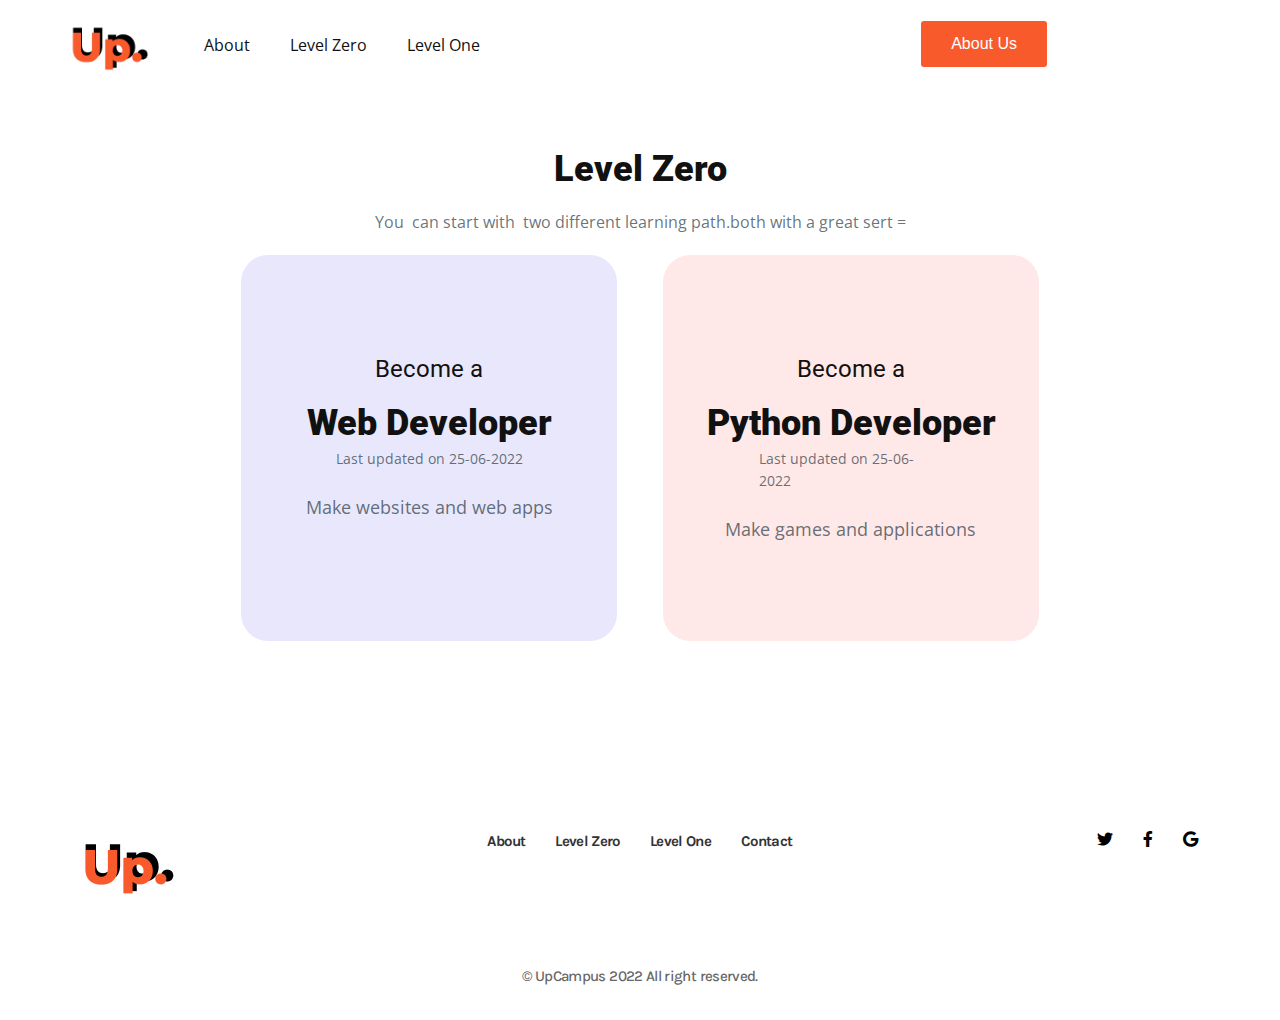
<file: Level0.html>
<!DOCTYPE html>
<html style="font-size: 16px;" lang="en"><head>
    <meta name="viewport" content="width=device-width, initial-scale=1.0">
    <meta charset="utf-8">
    <meta name="keywords" content="Level Zero, Web Developer, Python Developer">
    <meta name="description" content="">
    <title>Level0</title>
    <link rel="stylesheet" href=" upcam.css" media="screen">
    <link rel="stylesheet" href="./css/bootstrap.css">
  <link rel="stylesheet" href="./fonts/icon-font/css/style.css">
  <link rel="stylesheet" href="./fonts/typography-font/typo.css">
  <link rel="stylesheet" href="./fonts/fontawesome-5/css/all.css">
  <link href="https://fonts.googleapis.com/css2?family=Karla:wght@300;400;500;600;700;800&display=swap" rel="stylesheet">
  <link href="https://fonts.googleapis.com/css2?family=Gothic+A1:wght@400;500;700;900&display=swap" rel="stylesheet">
  <link href="https://fonts.googleapis.com/css2?family=Work+Sans:wght@400;500;600;700;800;900&display=swap" rel="stylesheet">
  <link href="https://fonts.googleapis.com/css2?family=Rubik:wght@400;500;600;700;800;900&display=swap" rel="stylesheet">
  <link href="https://fonts.googleapis.com/css2?family=Inter:wght@400;600;700;800;900&display=swap" rel="stylesheet">
  <link href="https://fonts.googleapis.com/css2?family=Nunito:wght@400;600;700;800;900&display=swap" rel="stylesheet">
  <!-- Plugin'stylesheets  -->
  <link rel="stylesheet" href="./plugins/aos/aos.min.css">
  <link rel="stylesheet" href="./plugins/slick/slick.min.css">
  <!-- Vendor stylesheets  -->
  <link rel="stylesheet" href="./css/main.css">
  <!-- Custom stylesheet -->
<link rel="stylesheet" href="Level0.css" media="screen">
    <script class="u-script" type="text/javascript" src="jquery.js" defer=""></script>
    <script class="u-script" type="text/javascript" src="upcam.js" defer=""></script>
    <meta name="generator" content="Nicepage 4.13.4,  ">
    <link id="u-theme-google-font" rel="stylesheet" href="https://fonts.googleapis.com/css?family=Roboto:100,100i,300,300i,400,400i,500,500i,700,700i,900,900i|Open+Sans:300,300i,400,400i,500,500i,600,600i,700,700i,800,800i">
    
    
    <script type="application/ld+json">{
		"@context": "http://schema.org",
		"@type": "Organization",
		"name": "",
		"logo": "images/logomain2.png"
}</script>
    <meta name="theme-color" content="#478ac9">
    <meta property="og:title" content="Level0">
    <meta property="og:type" content="website">
  </head>
  <body class="u-body u-xl-mode"><header class="u-clearfix u-header u-sticky u-sticky-61c5 u-white u-header" id="sec-8620"><div class="u-clearfix u-sheet u-sheet-1">
    <a href="index.html" class="u-image u-logo u-image-1" data-image-width="93" data-image-height="75">
      <img src="images/logomain2.png" class="u-logo-image u-logo-image-1">
    </a>
    <nav class="u-menu u-menu-dropdown u-offcanvas u-menu-1">
      <div class="menu-collapse" style="font-size: 1rem; letter-spacing: 0px;">
        <a class="u-button-style u-custom-left-right-menu-spacing u-custom-padding-bottom u-custom-top-bottom-menu-spacing u-nav-link u-text-active-palette-1-base u-text-hover-palette-2-base" href="#">
          <svg class="u-svg-link" viewBox="0 0 24 24"><use xmlns:xlink="http://www.w3.org/1999/xlink" xlink:href="#menu-hamburger"></use></svg>
          <svg class="u-svg-content" version="1.1" id="menu-hamburger" viewBox="0 0 16 16" x="0px" y="0px" xmlns:xlink="http://www.w3.org/1999/xlink" xmlns="http://www.w3.org/2000/svg"><g><rect y="1" width="16" height="2"></rect><rect y="7" width="16" height="2"></rect><rect y="13" width="16" height="2"></rect>
</g></svg>
        </a>
      </div>
      <div class="u-custom-menu u-nav-container">
        <ul class="u-nav u-unstyled u-nav-1"><li class="u-nav-item"><a href="Index.html" class="u-button-style u-nav-link u-text-active-palette-1-base u-text-hover-palette-2-base" style="padding: 10px 20px;">About</a>
</li><li class="u-nav-item"><a href="Home.html" class="u-button-style u-nav-link u-text-active-palette-1-base u-text-hover-palette-2-base" style="padding: 10px 20px;">Level Zero</a>
</li><li class="u-nav-item"><a href="Home2.html" class="u-button-style u-nav-link u-text-active-palette-1-base u-text-hover-palette-2-base" style="padding: 10px 20px;">Level One</a>
</li></ul>
      </div>
      <div class="u-custom-menu u-nav-container-collapse">
        <div class="u-black u-container-style u-inner-container-layout u-opacity u-opacity-95 u-sidenav">
          <div class="u-inner-container-layout u-sidenav-overflow">
            <div class="u-menu-close"></div>
            <ul class="u-align-center u-nav u-popupmenu-items u-unstyled u-nav-2"><li class="u-nav-item"><a class="u-button-style u-nav-link">About</a>
</li><li class="u-nav-item"><a href="Home.html" class="u-button-style u-nav-link">Level Zero</a>
</li><li class="u-nav-item"><a href="Home2.html" class="u-button-style u-nav-link">Level One</a>
</li></ul>
          </div>
        </div>
        <div class="u-black u-menu-overlay u-opacity u-opacity-70"></div>
      </div>
    </nav>
    <a href="Team\index.html" class="u-border-none u-btn u-btn-round u-button-style u-custom-color-1 u-custom-font u-font-montserrat u-hover-white u-radius-3 u-btn-1">About Us</a>
  </div></header>
    <section class="u-align-center u-clearfix u-section-1" id="sec-545b">
      <div class="u-clearfix u-sheet u-sheet-1">
        <h2 class="u-text u-text-default u-text-1">Level Zero</h2>
        <p class="u-text u-text-2">You&nbsp; can start with&nbsp; two different learning path.both with a great sert =</p>
        <div class="u-clearfix u-gutter-46 u-layout-wrap u-layout-wrap-1">
          <div class="u-gutter-0 u-layout">
            <div class="u-layout-row">
              <div class="u-align-center u-container-style u-custom-color-3 u-layout-cell u-radius-50 u-shape-round u-size-30 u-layout-cell-1" data-href="Web.html" data-target="_blank">
                <div class="u-container-layout u-container-layout-1">
                  <h4 class="u-text u-text-3"> Become a</h4>
                  <h2 class="u-text u-text-4">Web Developer</h2>
                  <p class="u-text u-text-5">Last updated on 25-06-2022</p>
                  <p class="u-text u-text-6">Make websites and web apps</p>
                </div>
              </div>
              <div class="u-container-style u-custom-color-4 u-layout-cell u-radius-50 u-shape-round u-size-30 u-layout-cell-2" data-href="https://  " data-target="_blank">
                <div class="u-container-layout u-container-layout-2">
                  <h4 class="u-align-center u-text u-text-7">Become a</h4>
                  <h2 class="u-align-center u-text u-text-8">Python Developer</h2>
                  <p class="u-text u-text-9">Last updated on 25-06-2022</p>
                  <p class="u-text u-text-10">Make games and applications</p>
                </div>
              </div>
            </div>
          </div>
        </div>
      </div>
    </section>
  
<footer class="footer-l-11 text-center text-md-start">
      <div class="container">
        <div class="row">
          <div class="col-md-3">
            <div class="footer-logo-l-11">
              <a href="#"><img src="images/logo/logomain2.png" alt="logo" style=" align-items: center;"></a>
            </div>
          </div>
          <div class="col-md-6">
            <div class="footer-widget-l-11">
              <ul class="pl-0 list-unstyled d-flex flex-wrap justify-content-center align-items-end ">
                <li class="d-flex"><a href="">About</a></li>
                <li class="d-flex"><a href="">Level Zero</a></li>
                <li class="d-flex"><a href="">Level One</a></li>
                <li class="d-flex"><a href="">Contact</a></li>
              </ul>
            </div>
          </div>
          <div class="col-md-3">
            <div class="social-icons-l-11">
              <ul class="pl-0 list-unstyled d-flex  justify-content-center justify-content-md-end align-items-end ">
                <li class="d-flex flex-column justify-content-center"><a href="#"><i
                                    class="fab fa-twitter"></i></a></li>
                <li class="d-flex flex-column justify-content-center"><a href="#"><i
                                    class="fab fa-facebook-f"></i></a></li>
                <li class="d-flex flex-column justify-content-center"><a href="#"><i
                                    class="fab fa-google"></i></a></li>
              </ul>
            </div>
          </div>
        </div>
      </div>
    </footer>
    <div class="copyright-area-l-11">
      <div class="container">
        <div class="row">
          <div class="col-lg-12">
            <div class="text-center">
              <p>© UpCampus 2022 All right reserved. </p>
            </div>
          </div>
        </div>
      </div>
    </div>
  </div>
</body></html>
</file>
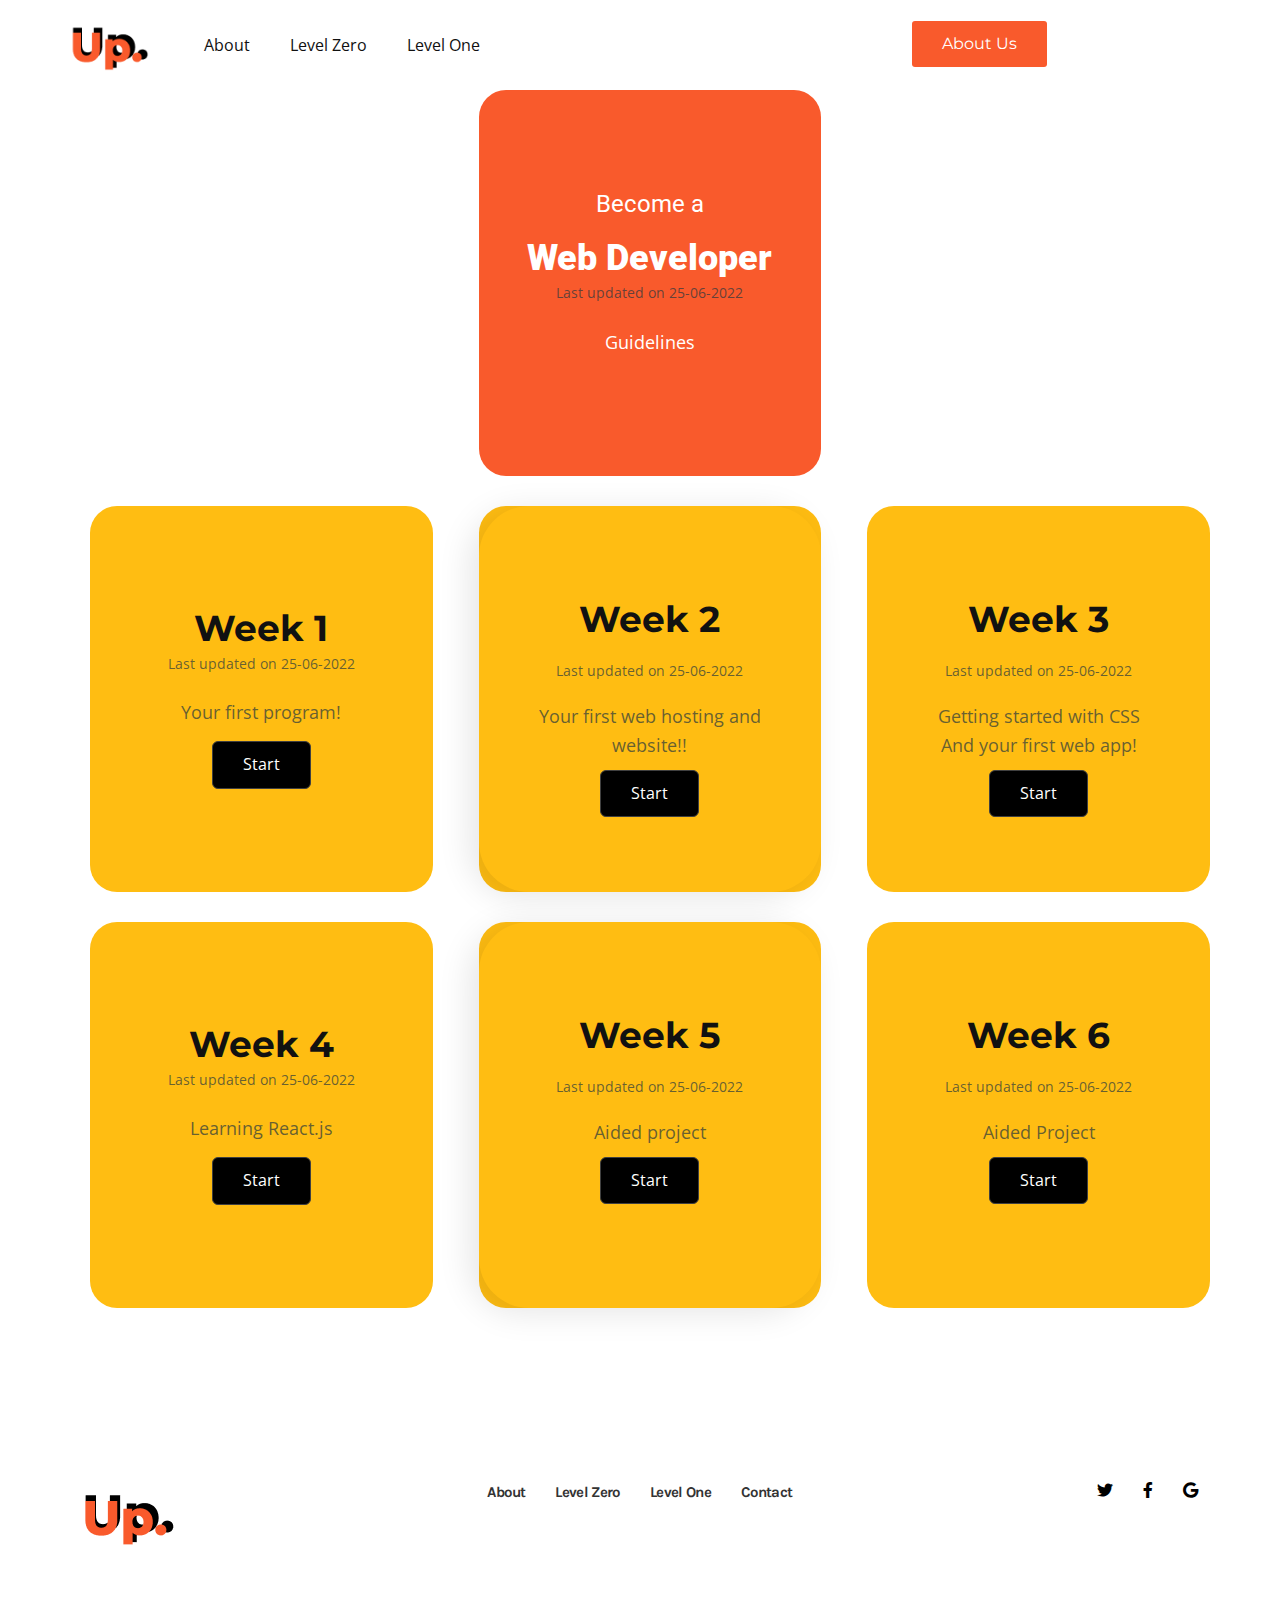
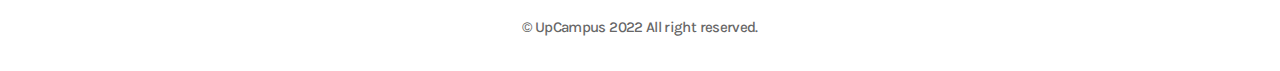
<file: Web.html>
<!DOCTYPE html>
<html style="font-size: 16px;" lang="en"><head>
    <meta name="viewport" content="width=device-width, initial-scale=1.0">
    <meta charset="utf-8">
    <meta name="keywords" content="Web Developer, Python Developer, Python Developer, Web Developer, Python Developer">
    <meta name="description" content="">
    <title>Web</title>
    <link rel="stylesheet" href=" upcam.css" media="screen">
<link rel="stylesheet" href="Web.css" media="screen">
    <script class="u-script" type="text/javascript" src="jquery.js" defer=""></script>
    <script class="u-script" type="text/javascript" src="upcam.js" defer=""></script>
    <meta name="generator" content="Nicepage 4.13.4,  ">
    <link id="u-theme-google-font" rel="stylesheet" href="https://fonts.googleapis.com/css?family=Roboto:100,100i,300,300i,400,400i,500,500i,700,700i,900,900i|Open+Sans:300,300i,400,400i,500,500i,600,600i,700,700i,800,800i">
    <link id="u-page-google-font" rel="stylesheet" href="https://fonts.googleapis.com/css?family=Montserrat:100,100i,200,200i,300,300i,400,400i,500,500i,600,600i,700,700i,800,800i,900,900i"><link rel="shortcut icon" href="image/logo/logomain2.png" type="image/x-icon">
  <!-- Bootstrap , fonts & icons  -->
  <link rel="stylesheet" href="./css/bootstrap.css">
  <link rel="stylesheet" href="./fonts/icon-font/css/style.css">
  <link rel="stylesheet" href="./fonts/typography-font/typo.css">
  <link rel="stylesheet" href="./fonts/fontawesome-5/css/all.css">
  <link href="https://fonts.googleapis.com/css2?family=Karla:wght@300;400;500;600;700;800&display=swap" rel="stylesheet">
  <link href="https://fonts.googleapis.com/css2?family=Gothic+A1:wght@400;500;700;900&display=swap" rel="stylesheet">
  <link href="https://fonts.googleapis.com/css2?family=Work+Sans:wght@400;500;600;700;800;900&display=swap" rel="stylesheet">
  <link href="https://fonts.googleapis.com/css2?family=Rubik:wght@400;500;600;700;800;900&display=swap" rel="stylesheet">
  <link href="https://fonts.googleapis.com/css2?family=Inter:wght@400;600;700;800;900&display=swap" rel="stylesheet">
  <link href="https://fonts.googleapis.com/css2?family=Nunito:wght@400;600;700;800;900&display=swap" rel="stylesheet">
  <!-- Plugin'stylesheets  -->
  <link rel="stylesheet" href="./plugins/aos/aos.min.css">
  <link rel="stylesheet" href="./plugins/slick/slick.min.css">
  <!-- Vendor stylesheets  -->
  <link rel="stylesheet" href="./css/main.css">
  
    
    
    
    
    <script type="application/ld+json">{
		"@context": "http://schema.org",
		"@type": "Organization",
		"name": "",
		"logo": "images/logomain2.png"
}</script>
    <meta name="theme-color" content="#478ac9">
    <meta property="og:title" content="Web">
    <meta property="og:type" content="website">
  </head>
  <body class="u-body u-xl-mode"><header class="u-clearfix u-header u-sticky u-sticky-61c5 u-white u-header" id="sec-8620"><div class="u-clearfix u-sheet u-sheet-1">
    <a href="index.html" class="u-image u-logo u-image-1" data-image-width="93" data-image-height="75">
      <img src="images/logomain2.png" class="u-logo-image u-logo-image-1">
    </a>
    <nav class="u-menu u-menu-dropdown u-offcanvas u-menu-1">
      <div class="menu-collapse" style="font-size: 1rem; letter-spacing: 0px;">
        <a class="u-button-style u-custom-left-right-menu-spacing u-custom-padding-bottom u-custom-top-bottom-menu-spacing u-nav-link u-text-active-palette-1-base u-text-hover-palette-2-base" href="#">
          <svg class="u-svg-link" viewBox="0 0 24 24"><use xmlns:xlink="http://www.w3.org/1999/xlink" xlink:href="#menu-hamburger"></use></svg>
          <svg class="u-svg-content" version="1.1" id="menu-hamburger" viewBox="0 0 16 16" x="0px" y="0px" xmlns:xlink="http://www.w3.org/1999/xlink" xmlns="http://www.w3.org/2000/svg"><g><rect y="1" width="16" height="2"></rect><rect y="7" width="16" height="2"></rect><rect y="13" width="16" height="2"></rect>
</g></svg>
        </a>
      </div>
      <div class="u-custom-menu u-nav-container">
        <ul class="u-nav u-unstyled u-nav-1"><li class="u-nav-item"><a href="Index.html" class="u-button-style u-nav-link u-text-active-palette-1-base u-text-hover-palette-2-base" style="padding: 10px 20px;">About</a>
</li><li class="u-nav-item"><a href="Home.html" class="u-button-style u-nav-link u-text-active-palette-1-base u-text-hover-palette-2-base" style="padding: 10px 20px;">Level Zero</a>
</li><li class="u-nav-item"><a href="Home2.html" class="u-button-style u-nav-link u-text-active-palette-1-base u-text-hover-palette-2-base" style="padding: 10px 20px;">Level One</a>
</li></ul>
      </div>
      <div class="u-custom-menu u-nav-container-collapse">
        <div class="u-black u-container-style u-inner-container-layout u-opacity u-opacity-95 u-sidenav">
          <div class="u-inner-container-layout u-sidenav-overflow">
            <div class="u-menu-close"></div>
            <ul class="u-align-center u-nav u-popupmenu-items u-unstyled u-nav-2"><li class="u-nav-item"><a class="u-button-style u-nav-link">About</a>
</li><li class="u-nav-item"><a href="Home.html" class="u-button-style u-nav-link">Level Zero</a>
</li><li class="u-nav-item"><a href="Home2.html" class="u-button-style u-nav-link">Level One</a>
</li></ul>
          </div>
        </div>
        <div class="u-black u-menu-overlay u-opacity u-opacity-70"></div>
      </div>
    </nav>
    <a href="Team\index.html" class="u-border-none u-btn u-btn-round u-button-style u-custom-color-1 u-custom-font u-font-montserrat u-hover-white u-radius-3 u-btn-1">About Us</a>
  </div></header>
    <section class="u-clearfix u-section-1" id="sec-a019">
      <div class="u-clearfix u-sheet u-sheet-1">
        <div class="u-clearfix u-expanded-width-xs u-gutter-46 u-layout-wrap u-layout-wrap-1">
          <div class="u-gutter-0 u-layout">
            <div class="u-layout-row">
              <div class="u-align-center u-container-style u-layout-cell u-radius-50 u-shape-round u-size-20 u-layout-cell-1" data-href="</nav></div>/c/technology-html-templates" data-target="_blank">
                <div class="u-container-layout u-container-layout-1"></div>
              </div>
              <div class="u-align-center u-container-style u-custom-color-1 u-layout-cell u-radius-50 u-shape-round u-size-20 u-layout-cell-2" data-href="</nav></div>/c/technology-html-templates" data-target="_blank">
                <div class="u-container-layout u-container-layout-2">
                  <h4 class="u-text u-text-1"> Become a</h4>
                  <h2 class="u-text u-text-2">Web Developer</h2>
                  <p class="u-text u-text-3">Last updated on 25-06-2022</p>
                  <p class="u-text u-text-4">
                    <a class="u-active-none u-border-none u-btn u-button-link u-button-style u-hover-none u-none u-text-hover-custom-color-2 u-text-white u-btn-1" href="</nav></div>">Guidelines</a>
                  </p>
                </div>
              </div>
              <div class="u-container-style u-layout-cell u-radius-50 u-shape-round u-size-20 u-layout-cell-3" data-href="https://  " data-target="_blank">
                <div class="u-container-layout u-container-layout-3"></div>
              </div>
            </div>
          </div>
        </div>
      </div>
    </section>
    <section class="u-clearfix u-section-2" id="carousel_5121">
      <div class="u-clearfix u-sheet u-sheet-1">
        <div class="u-clearfix u-gutter-46 u-layout-wrap u-layout-wrap-1">
          <div class="u-gutter-0 u-layout">
            <div class="u-layout-row">
              <div class="u-container-style u-custom-color-2 u-layout-cell u-radius-50 u-size-20 u-layout-cell-1" data-href="Week-1.html" data-target="_blank" data-animation-name="" data-animation-duration="0" data-animation-delay="0" data-animation-direction="">
                <div class="u-container-layout u-valign-middle u-container-layout-1">
                  <h2 class="u-align-center u-custom-font u-font-montserrat u-text u-text-1">Week 1</h2>
                  <p class="u-align-center u-text u-text-2">Last updated on 25-06-2022</p>
                  <p class="u-align-center u-text u-text-3">Your first program!</p>
                  <a href="Week-1.html" class="u-black u-border-1 u-border-grey-75 u-btn u-btn-round u-button-style u-radius-6 u-btn-1" data-animation-name="" data-animation-duration="0" data-animation-delay="0" data-animation-direction="">Start</a>
                </div>
              </div>
              <div class="u-container-style u-custom-color-2 u-layout-cell u-radius-50 u-size-20 u-layout-cell-2" data-href="https://  " data-target="_blank">
                <div class="u-container-layout u-container-layout-2">
                  <h2 class="u-align-center u-custom-font u-font-montserrat u-text u-text-4">Week 2</h2>
                  <p class="u-align-center u-text u-text-5">Last updated on 25-06-2022</p>
                  <p class="u-align-center u-text u-text-6">Your first web hosting and website!!</p>
                  <a href="  Week-2.html" class="u-black u-border-1 u-border-grey-75 u-btn u-btn-round u-button-style u-radius-6 u-btn-2" data-animation-name="" data-animation-duration="0" data-animation-delay="0" data-animation-direction="">Start</a>
                </div>
              </div>
              <div class="u-container-style u-custom-color-2 u-layout-cell u-radius-50 u-shape-round u-size-20 u-layout-cell-3" data-href="https://  " data-target="_blank">
                <div class="u-container-layout u-container-layout-3">
                  <h2 class="u-align-center u-custom-font u-font-montserrat u-text u-text-7">Week 3</h2>
                  <p class="u-align-center u-text u-text-8">Last updated on 25-06-2022</p>
                  <p class="u-align-center u-text u-text-9">Getting started with CSS<br>And your first web app!
                  </p>
                  <a href="Week-3.html" class="u-black u-border-1 u-border-grey-75 u-btn u-btn-round u-button-style u-radius-6 u-btn-3" data-animation-name="" data-animation-duration="0" data-animation-delay="0" data-animation-direction="">Start</a>
                </div>
              </div>
            </div>
          </div>
        </div>
      </div>
    </section>
    <section class="u-clearfix u-section-3" id="carousel_0801">
      <div class="u-clearfix u-sheet u-sheet-1">
        <div class="u-clearfix u-gutter-46 u-layout-wrap u-layout-wrap-1">
          <div class="u-gutter-0 u-layout">
            <div class="u-layout-row">
              <div class="u-container-style u-custom-color-2 u-layout-cell u-radius-50 u-size-20 u-layout-cell-1" data-href="</nav></div>/c/technology-html-templates" data-target="_blank" data-animation-name="" data-animation-duration="0" data-animation-delay="0" data-animation-direction="">
                <div class="u-container-layout u-valign-middle u-container-layout-1">
                  <h2 class="u-align-center u-custom-font u-font-montserrat u-text u-text-1">Week 4</h2>
                  <p class="u-align-center u-text u-text-2">Last updated on 25-06-2022</p>
                  <p class="u-align-center u-text u-text-3">Learning React.js</p>
                  <a href="</nav></div>/k/university-website-templates" class="u-black u-border-1 u-border-grey-75 u-btn u-btn-round u-button-style u-radius-6 u-btn-1" data-animation-name="" data-animation-duration="0" data-animation-delay="0" data-animation-direction="">Start</a>
                </div>
              </div>
              <div class="u-container-style u-custom-color-2 u-layout-cell u-radius-50 u-size-20 u-layout-cell-2" data-href="https://  " data-target="_blank">
                <div class="u-container-layout u-container-layout-2">
                  <h2 class="u-align-center u-custom-font u-font-montserrat u-text u-text-4">Week 5</h2>
                  <p class="u-align-center u-text u-text-5">Last updated on 25-06-2022</p>
                  <p class="u-align-center u-text u-text-6">Aided project</p>
                  <a href="</nav></div>/k/university-website-templates" class="u-black u-border-1 u-border-grey-75 u-btn u-btn-round u-button-style u-radius-6 u-btn-2" data-animation-name="" data-animation-duration="0" data-animation-delay="0" data-animation-direction="">Start</a>
                </div>
              </div>
              <div class="u-container-style u-custom-color-2 u-layout-cell u-radius-50 u-shape-round u-size-20 u-layout-cell-3" data-href="https://  " data-target="_blank">
                <div class="u-container-layout u-container-layout-3">
                  <h2 class="u-align-center u-custom-font u-font-montserrat u-text u-text-7">Week 6</h2>
                  <p class="u-align-center u-text u-text-8">Last updated on 25-06-2022</p>
                  <p class="u-align-center u-text u-text-9">Aided Project</p>
                  <a href="</nav></div>/k/university-website-templates" class="u-black u-border-1 u-border-grey-75 u-btn u-btn-round u-button-style u-radius-6 u-btn-3" data-animation-name="" data-animation-duration="0" data-animation-delay="0" data-animation-direction="">Start</a>
                </div>
              </div>
            </div>
          </div>
        </div>
      </div>
    </section>
    
  
<footer class="footer-l-11 text-center text-md-start">
      <div class="container">
        <div class="row">
          <div class="col-md-3">
            <div class="footer-logo-l-11">
              <a href="#"><img src="images/logo/logomain2.png" alt="logo" style=" align-items: center;"></a>
            </div>
          </div>
          <div class="col-md-6">
            <div class="footer-widget-l-11">
              <ul class="pl-0 list-unstyled d-flex flex-wrap justify-content-center align-items-end ">
                <li class="d-flex"><a href="">About</a></li>
                <li class="d-flex"><a href="">Level Zero</a></li>
                <li class="d-flex"><a href="">Level One</a></li>
                <li class="d-flex"><a href="">Contact</a></li>
              </ul>
            </div>
          </div>
          <div class="col-md-3">
            <div class="social-icons-l-11">
              <ul class="pl-0 list-unstyled d-flex  justify-content-center justify-content-md-end align-items-end ">
                <li class="d-flex flex-column justify-content-center"><a href="#"><i
                                    class="fab fa-twitter"></i></a></li>
                <li class="d-flex flex-column justify-content-center"><a href="#"><i
                                    class="fab fa-facebook-f"></i></a></li>
                <li class="d-flex flex-column justify-content-center"><a href="#"><i
                                    class="fab fa-google"></i></a></li>
              </ul>
            </div>
          </div>
        </div>
      </div>
    </footer>
    <div class="copyright-area-l-11">
      <div class="container">
        <div class="row">
          <div class="col-lg-12">
            <div class="text-center">
              <p>© UpCampus 2022 All right reserved. </p>
            </div>
          </div>
        </div>
      </div>
    </div>
  </div>
</body></html>
</file>
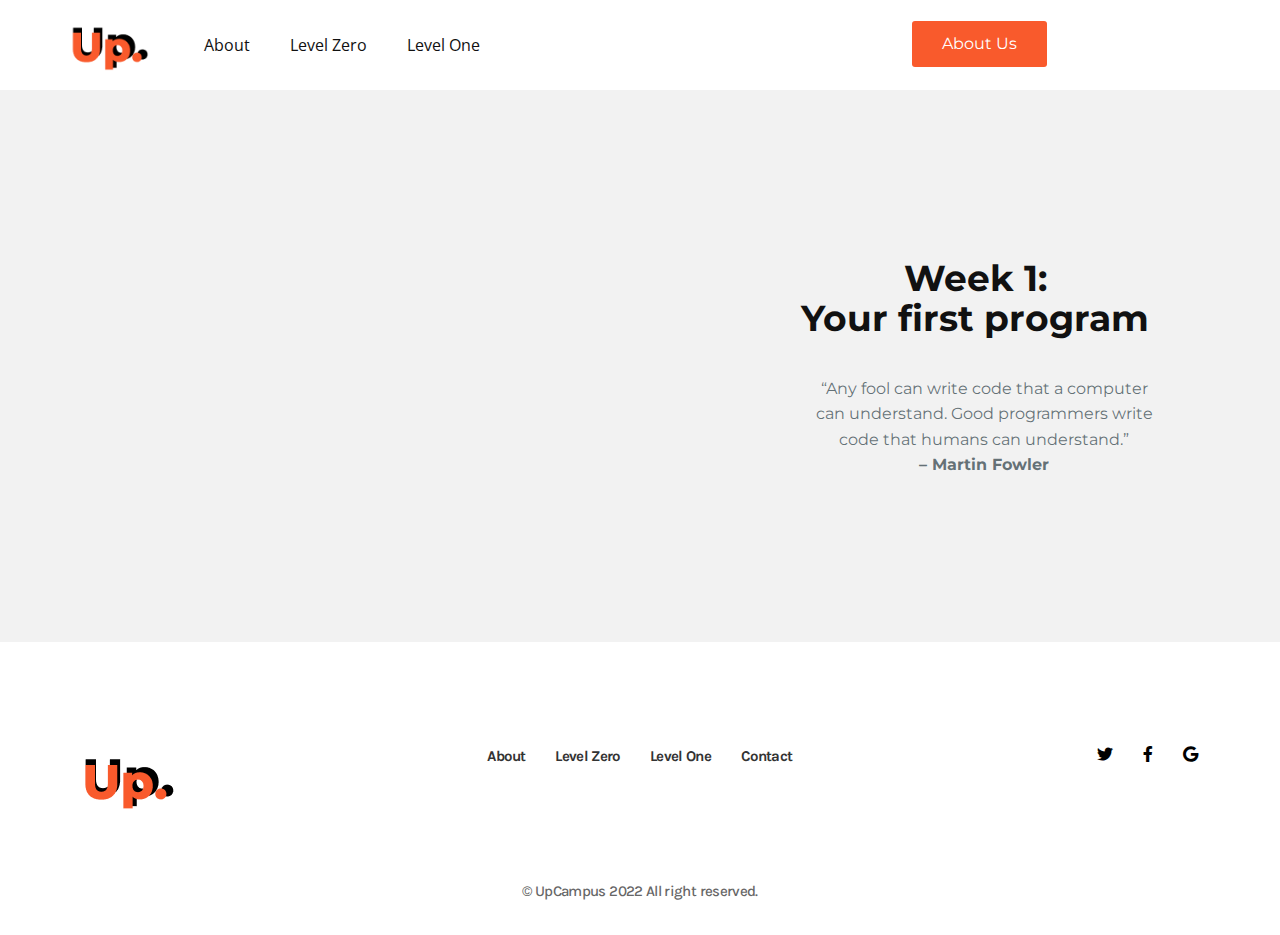
<file: Week-1.html>
<!DOCTYPE html>
<html style="font-size: 16px;" lang="en"><head>
    <meta name="viewport" content="width=device-width, initial-scale=1.0">
    <meta charset="utf-8">
    <meta name="keywords" content="Week 1:Your first program">
    <meta name="description" content="">
    <title>Week 1</title>
    <link rel="stylesheet" href=" upcam.css" media="screen">
<link rel="stylesheet" href="Week-1.css" media="screen">
    <script class="u-script" type="text/javascript" src="jquery.js" defer=""></script>
    <script class="u-script" type="text/javascript" src="upcam.js" defer=""></script>
    <meta name="generator" content="Nicepage 4.13.4,  ">
    <link id="u-theme-google-font" rel="stylesheet" href="https://fonts.googleapis.com/css?family=Roboto:100,100i,300,300i,400,400i,500,500i,700,700i,900,900i|Open+Sans:300,300i,400,400i,500,500i,600,600i,700,700i,800,800i">
    <link id="u-page-google-font" rel="stylesheet" href="https://fonts.googleapis.com/css?family=Montserrat:100,100i,200,200i,300,300i,400,400i,500,500i,600,600i,700,700i,800,800i,900,900i"><link rel="shortcut icon" href="image/logo/logomain2.png" type="image/x-icon">
  <!-- Bootstrap , fonts & icons  -->
  <link rel="stylesheet" href="./css/bootstrap.css">
  <link rel="stylesheet" href="./fonts/icon-font/css/style.css">
  <link rel="stylesheet" href="./fonts/typography-font/typo.css">
  <link rel="stylesheet" href="./fonts/fontawesome-5/css/all.css">
  <link href="https://fonts.googleapis.com/css2?family=Karla:wght@300;400;500;600;700;800&display=swap" rel="stylesheet">
  <link href="https://fonts.googleapis.com/css2?family=Gothic+A1:wght@400;500;700;900&display=swap" rel="stylesheet">
  <link href="https://fonts.googleapis.com/css2?family=Work+Sans:wght@400;500;600;700;800;900&display=swap" rel="stylesheet">
  <link href="https://fonts.googleapis.com/css2?family=Rubik:wght@400;500;600;700;800;900&display=swap" rel="stylesheet">
  <link href="https://fonts.googleapis.com/css2?family=Inter:wght@400;600;700;800;900&display=swap" rel="stylesheet">
  <link href="https://fonts.googleapis.com/css2?family=Nunito:wght@400;600;700;800;900&display=swap" rel="stylesheet">
  <!-- Plugin'stylesheets  -->
  <link rel="stylesheet" href="./plugins/aos/aos.min.css">
  <link rel="stylesheet" href="./plugins/slick/slick.min.css">
  <!-- Vendor stylesheets  -->
  <link rel="stylesheet" href="./css/main.css">
  
    
    
    <script type="application/ld+json">{
		"@context": "http://schema.org",
		"@type": "Organization",
		"name": "",
		"logo": "images/logomain2.png"
}</script>
    <meta name="theme-color" content="#478ac9">
    <meta property="og:title" content="Week 1">
    <meta property="og:type" content="website">
  </head>
  <body class="u-body u-xl-mode"><header class="u-clearfix u-header u-sticky u-sticky-61c5 u-white u-header" id="sec-8620"><div class="u-clearfix u-sheet u-sheet-1">
    <a href="index.html" class="u-image u-logo u-image-1" data-image-width="93" data-image-height="75">
      <img src="images/logomain2.png" class="u-logo-image u-logo-image-1">
    </a>
    <nav class="u-menu u-menu-dropdown u-offcanvas u-menu-1">
      <div class="menu-collapse" style="font-size: 1rem; letter-spacing: 0px;">
        <a class="u-button-style u-custom-left-right-menu-spacing u-custom-padding-bottom u-custom-top-bottom-menu-spacing u-nav-link u-text-active-palette-1-base u-text-hover-palette-2-base" href="#">
          <svg class="u-svg-link" viewBox="0 0 24 24"><use xmlns:xlink="http://www.w3.org/1999/xlink" xlink:href="#menu-hamburger"></use></svg>
          <svg class="u-svg-content" version="1.1" id="menu-hamburger" viewBox="0 0 16 16" x="0px" y="0px" xmlns:xlink="http://www.w3.org/1999/xlink" xmlns="http://www.w3.org/2000/svg"><g><rect y="1" width="16" height="2"></rect><rect y="7" width="16" height="2"></rect><rect y="13" width="16" height="2"></rect>
</g></svg>
        </a>
      </div>
      <div class="u-custom-menu u-nav-container">
        <ul class="u-nav u-unstyled u-nav-1"><li class="u-nav-item"><a href="Index.html" class="u-button-style u-nav-link u-text-active-palette-1-base u-text-hover-palette-2-base" style="padding: 10px 20px;">About</a>
</li><li class="u-nav-item"><a href="Home.html" class="u-button-style u-nav-link u-text-active-palette-1-base u-text-hover-palette-2-base" style="padding: 10px 20px;">Level Zero</a>
</li><li class="u-nav-item"><a href="Home2.html" class="u-button-style u-nav-link u-text-active-palette-1-base u-text-hover-palette-2-base" style="padding: 10px 20px;">Level One</a>
</li></ul>
      </div>
      <div class="u-custom-menu u-nav-container-collapse">
        <div class="u-black u-container-style u-inner-container-layout u-opacity u-opacity-95 u-sidenav">
          <div class="u-inner-container-layout u-sidenav-overflow">
            <div class="u-menu-close"></div>
            <ul class="u-align-center u-nav u-popupmenu-items u-unstyled u-nav-2"><li class="u-nav-item"><a class="u-button-style u-nav-link">About</a>
</li><li class="u-nav-item"><a href="Home.html" class="u-button-style u-nav-link">Level Zero</a>
</li><li class="u-nav-item"><a href="Home2.html" class="u-button-style u-nav-link">Level One</a>
</li></ul>
          </div>
        </div>
        <div class="u-black u-menu-overlay u-opacity u-opacity-70"></div>
      </div>
    </nav>
    <a href="Team\index.html" class="u-border-none u-btn u-btn-round u-button-style u-custom-color-1 u-custom-font u-font-montserrat u-hover-white u-radius-3 u-btn-1">About Us</a>
  </div></header>
    <section class="u-clearfix u-grey-5 u-section-1" id="sec-53a2">
      <div class="u-clearfix u-sheet u-sheet-1">
        <div class="u-clearfix u-expanded-width u-gutter-10 u-layout-wrap u-layout-wrap-1">
          <div class="u-layout" style="">
            <div class="u-layout-row" style="">
              <div class="u-align-center u-container-style u-layout-cell u-right-cell u-size-35 u-size-xs-60 u-layout-cell-1" src="">
                <div class="u-container-layout u-valign-top u-container-layout-1" src="">
                  <div class="u-expanded-width u-video u-video-contain u-video-1">
                    <div class="embed-responsive embed-responsive-1">
                      <iframe style="position: absolute;top: 0;left: 0;width: 100%;height: 100%;" class="embed-responsive-item" src="https://www.youtube.com/embed/_L-UszPmy2A?mute=0&amp;showinfo=0&amp;controls=0&amp;start=0" frameborder="0" allowfullscreen=""></iframe>
                    </div>
                  </div>
                </div>
              </div>
              <div class="u-container-style u-layout-cell u-size-25 u-layout-cell-2">
                <div class="u-container-layout u-valign-middle u-container-layout-2">
                  <h2 class="u-align-center u-custom-font u-font-montserrat u-text u-text-1">Week 1:<br>Your first program
                  </h2>
                  <p class="u-align-center u-custom-font u-font-montserrat u-text u-text-2"> “Any fool can write code that a computer can understand. Good programmers write code that humans can understand.”<br>
                    <span style="font-weight: 700;">– Martin Fowler</span>
                  </p>
                </div>
              </div>
            </div>
          </div>
        </div>
      </div>
    </section>
    
    
  
<footer class="footer-l-11 text-center text-md-start">
      <div class="container">
        <div class="row">
          <div class="col-md-3">
            <div class="footer-logo-l-11">
              <a href="#"><img src="images/logo/logomain2.png" alt="logo" style=" align-items: center;"></a>
            </div>
          </div>
          <div class="col-md-6">
            <div class="footer-widget-l-11">
              <ul class="pl-0 list-unstyled d-flex flex-wrap justify-content-center align-items-end ">
                <li class="d-flex"><a href="">About</a></li>
                <li class="d-flex"><a href="">Level Zero</a></li>
                <li class="d-flex"><a href="">Level One</a></li>
                <li class="d-flex"><a href="">Contact</a></li>
              </ul>
            </div>
          </div>
          <div class="col-md-3">
            <div class="social-icons-l-11">
              <ul class="pl-0 list-unstyled d-flex  justify-content-center justify-content-md-end align-items-end ">
                <li class="d-flex flex-column justify-content-center"><a href="#"><i
                                    class="fab fa-twitter"></i></a></li>
                <li class="d-flex flex-column justify-content-center"><a href="#"><i
                                    class="fab fa-facebook-f"></i></a></li>
                <li class="d-flex flex-column justify-content-center"><a href="#"><i
                                    class="fab fa-google"></i></a></li>
              </ul>
            </div>
          </div>
        </div>
      </div>
    </footer>
    <div class="copyright-area-l-11">
      <div class="container">
        <div class="row">
          <div class="col-lg-12">
            <div class="text-center">
              <p>© UpCampus 2022 All right reserved. </p>
            </div>
          </div>
        </div>
      </div>
    </div>
  </div>
</body></html>
</file>
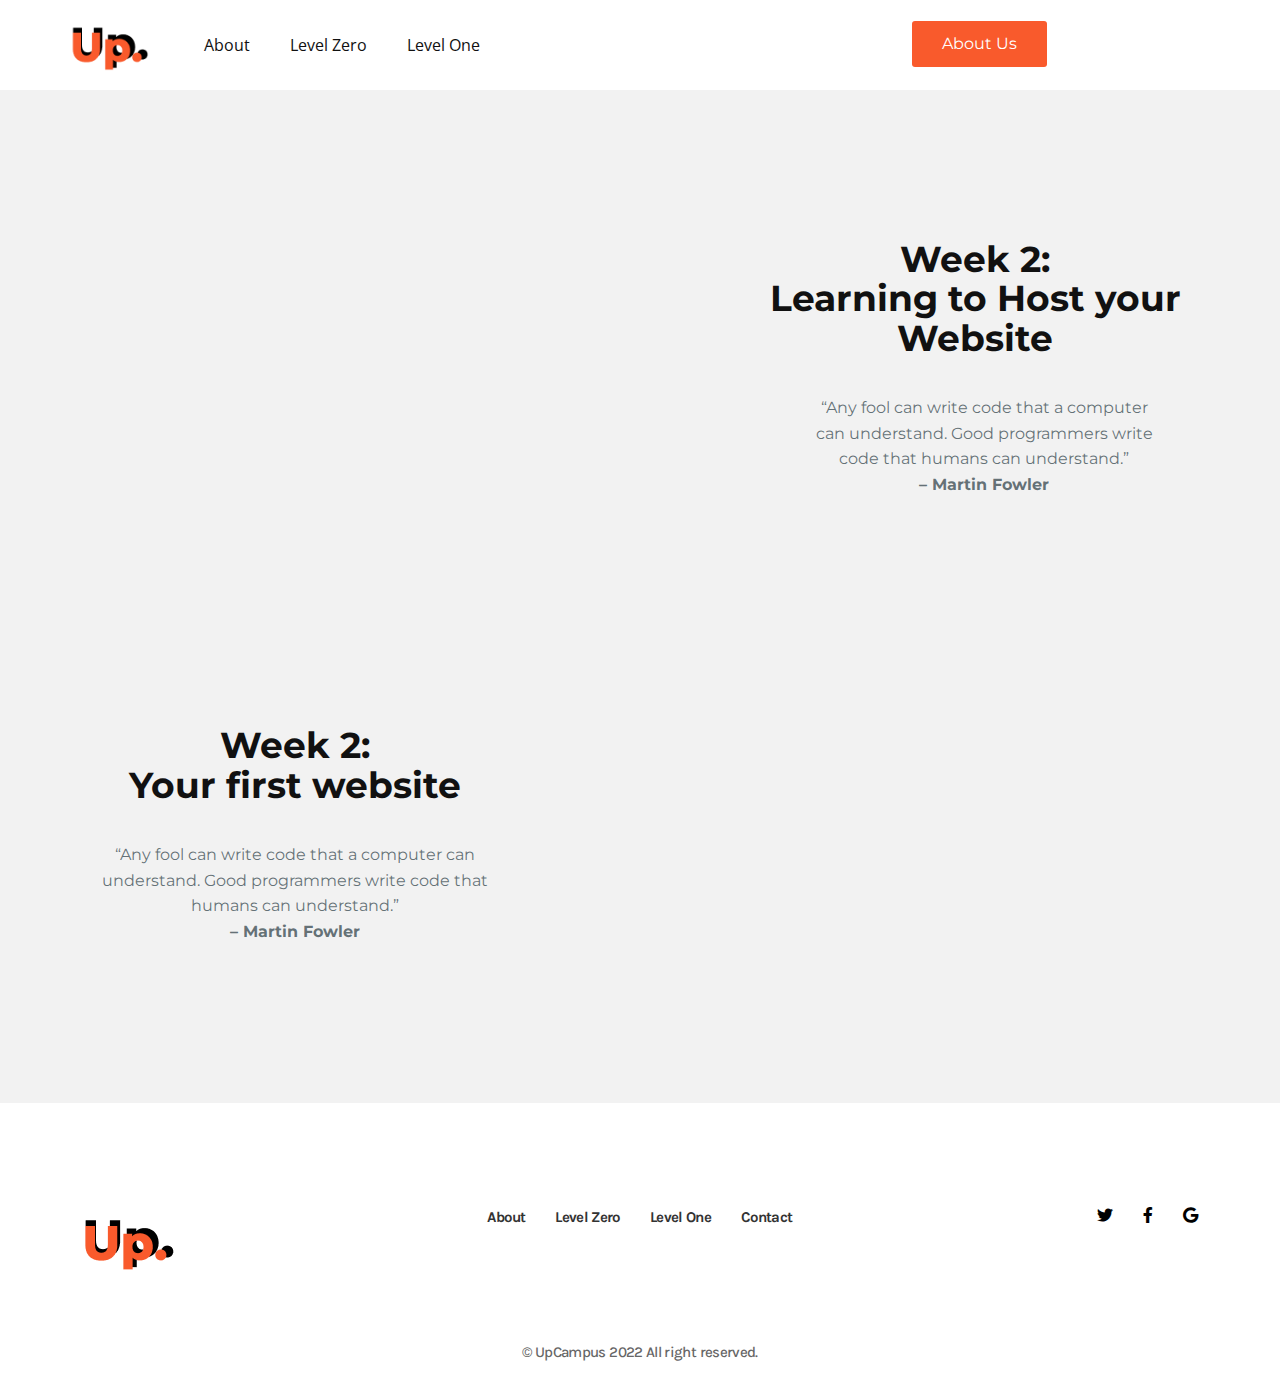
<file: Week-2.html>
<!DOCTYPE html>
<html style="font-size: 16px;" lang="en"><head>
  <meta name="viewport" content="width=device-width, initial-scale=1.0">
  <meta charset="utf-8">
  <meta name="keywords" content="Week 2:Your first program">
  <meta name="description" content="">
  <title>Week 2</title>
  <link rel="stylesheet" href=" upcam.css" media="screen">
<link rel="stylesheet" href="Week-2.css" media="screen">
  <script class="u-script" type="text/javascript" src="jquery.js" defer=""></script>
  <script class="u-script" type="text/javascript" src="upcam.js" defer=""></script>
  <meta name="generator" content="Nicepage 4.13.4,  ">
  <link id="u-theme-google-font" rel="stylesheet" href="https://fonts.googleapis.com/css?family=Roboto:100,100i,300,300i,400,400i,500,500i,700,700i,900,900i|Open+Sans:300,300i,400,400i,500,500i,600,600i,700,700i,800,800i">
  <link id="u-page-google-font" rel="stylesheet" href="https://fonts.googleapis.com/css?family=Montserrat:100,100i,200,200i,300,300i,400,400i,500,500i,600,600i,700,700i,800,800i,900,900i"><link rel="shortcut icon" href="image/logo/logomain2.png" type="image/x-icon">
<!-- Bootstrap , fonts & icons  -->
<link rel="stylesheet" href="./css/bootstrap.css">
<link rel="stylesheet" href="./fonts/icon-font/css/style.css">
<link rel="stylesheet" href="./fonts/typography-font/typo.css">
<link rel="stylesheet" href="./fonts/fontawesome-5/css/all.css">
<link href="https://fonts.googleapis.com/css2?family=Karla:wght@300;400;500;600;700;800&display=swap" rel="stylesheet">
<link href="https://fonts.googleapis.com/css2?family=Gothic+A1:wght@400;500;700;900&display=swap" rel="stylesheet">
<link href="https://fonts.googleapis.com/css2?family=Work+Sans:wght@400;500;600;700;800;900&display=swap" rel="stylesheet">
<link href="https://fonts.googleapis.com/css2?family=Rubik:wght@400;500;600;700;800;900&display=swap" rel="stylesheet">
<link href="https://fonts.googleapis.com/css2?family=Inter:wght@400;600;700;800;900&display=swap" rel="stylesheet">
<link href="https://fonts.googleapis.com/css2?family=Nunito:wght@400;600;700;800;900&display=swap" rel="stylesheet">
<!-- Plugin'stylesheets  -->
<link rel="stylesheet" href="./plugins/aos/aos.min.css">
<link rel="stylesheet" href="./plugins/slick/slick.min.css">
<!-- Vendor stylesheets  -->
<link rel="stylesheet" href="./css/main.css">

  
  
  <script type="application/ld+json">{
  "@context": "http://schema.org",
  "@type": "Organization",
  "name": "",
  "logo": "images/logomain2.png"
}</script>
  <meta name="theme-color" content="#478ac9">
  <meta property="og:title" content="Week 2">
  <meta property="og:type" content="website">
</head>
  <body class="u-body u-xl-mode"><header class="u-clearfix u-header u-sticky u-sticky-61c5 u-white u-header" id="sec-8620"><div class="u-clearfix u-sheet u-sheet-1">
    <a href="index.html" class="u-image u-logo u-image-1" data-image-width="93" data-image-height="75">
      <img src="images/logomain2.png" class="u-logo-image u-logo-image-1">
    </a>
    <nav class="u-menu u-menu-dropdown u-offcanvas u-menu-1">
      <div class="menu-collapse" style="font-size: 1rem; letter-spacing: 0px;">
        <a class="u-button-style u-custom-left-right-menu-spacing u-custom-padding-bottom u-custom-top-bottom-menu-spacing u-nav-link u-text-active-palette-1-base u-text-hover-palette-2-base" href="#">
          <svg class="u-svg-link" viewBox="0 0 24 24"><use xmlns:xlink="http://www.w3.org/1999/xlink" xlink:href="#menu-hamburger"></use></svg>
          <svg class="u-svg-content" version="1.1" id="menu-hamburger" viewBox="0 0 16 16" x="0px" y="0px" xmlns:xlink="http://www.w3.org/1999/xlink" xmlns="http://www.w3.org/2000/svg"><g><rect y="1" width="16" height="2"></rect><rect y="7" width="16" height="2"></rect><rect y="13" width="16" height="2"></rect>
</g></svg>
        </a>
      </div>
      <div class="u-custom-menu u-nav-container">
        <ul class="u-nav u-unstyled u-nav-1"><li class="u-nav-item"><a href="Index.html" class="u-button-style u-nav-link u-text-active-palette-1-base u-text-hover-palette-2-base" style="padding: 10px 20px;">About</a>
</li><li class="u-nav-item"><a href="Home.html" class="u-button-style u-nav-link u-text-active-palette-1-base u-text-hover-palette-2-base" style="padding: 10px 20px;">Level Zero</a>
</li><li class="u-nav-item"><a href="Home2.html" class="u-button-style u-nav-link u-text-active-palette-1-base u-text-hover-palette-2-base" style="padding: 10px 20px;">Level One</a>
</li></ul>
      </div>
      <div class="u-custom-menu u-nav-container-collapse">
        <div class="u-black u-container-style u-inner-container-layout u-opacity u-opacity-95 u-sidenav">
          <div class="u-inner-container-layout u-sidenav-overflow">
            <div class="u-menu-close"></div>
            <ul class="u-align-center u-nav u-popupmenu-items u-unstyled u-nav-2"><li class="u-nav-item"><a class="u-button-style u-nav-link">About</a>
</li><li class="u-nav-item"><a href="Home.html" class="u-button-style u-nav-link">Level Zero</a>
</li><li class="u-nav-item"><a href="Home2.html" class="u-button-style u-nav-link">Level One</a>
</li></ul>
          </div>
        </div>
        <div class="u-black u-menu-overlay u-opacity u-opacity-70"></div>
      </div>
    </nav>
    <a href="Team\index.html" class="u-border-none u-btn u-btn-round u-button-style u-custom-color-1 u-custom-font u-font-montserrat u-hover-white u-radius-3 u-btn-1">About Us</a>
  </div></header>
    <section class="u-clearfix u-grey-5 u-section-1" id="sec-53a2">
      <div class="u-clearfix u-sheet u-sheet-1">
        <div class="u-clearfix u-expanded-width u-gutter-10 u-layout-wrap u-layout-wrap-1">
          <div class="u-layout" style="">
            <div class="u-layout-row" style="">
              <div class="u-align-center u-container-style u-layout-cell u-right-cell u-size-35 u-size-xs-60 u-layout-cell-1" src="">
                <div class="u-container-layout u-valign-top u-container-layout-1" src="">
                  <div class="u-expanded-width u-video u-video-contain u-video-1">
                    <div class="embed-responsive embed-responsive-1">
                      <iframe style="position: absolute;top: 0;left: 0;width: 100%;height: 100%;" class="embed-responsive-item" src="https://www.youtube.com/embed/MMEIVh49pS8?mute=0&amp;showinfo=0&amp;controls=0&amp;start=0" frameborder="0" allowfullscreen=""></iframe>
                    </div>
                  </div>
                </div>
              </div>
              <div class="u-container-style u-layout-cell u-size-25 u-layout-cell-2">
                <div class="u-container-layout u-valign-middle u-container-layout-2">
                  <h2 class="u-align-center u-custom-font u-font-montserrat u-text u-text-1">Week 2:<br>Learning to Host your Website
                  </h2>
                  <p class="u-align-center u-custom-font u-font-montserrat u-text u-text-2"> “Any fool can write code that a computer can understand. Good programmers write code that humans can understand.”<br>
                    <span style="font-weight: 700;">– Martin Fowler</span>
                  </p>
                </div>
              </div>
            </div>
          </div>
        </div>
      </div>
    </section>
    <section class="u-clearfix u-grey-5 u-section-2" id="carousel_b62f">
      <div class="u-clearfix u-sheet u-sheet-1">
        <div class="u-clearfix u-expanded-width u-gutter-10 u-layout-wrap u-layout-wrap-1">
          <div class="u-layout" style="">
            <div class="u-layout-row" style="">
              <div class="u-container-style u-layout-cell u-right-cell u-size-24 u-size-xs-60 u-layout-cell-1" src="">
                <div class="u-container-layout u-container-layout-1" src="">
                  <h2 class="u-align-center u-custom-font u-font-montserrat u-text u-text-1">Week 2:<br>Your first website
                  </h2>
                  <p class="u-align-center u-custom-font u-font-montserrat u-text u-text-2"> “Any fool can write code that a computer can understand. Good programmers write code that humans can understand.”<br>
                    <span style="font-weight: 700;">– Martin Fowler</span>
                  </p>
                </div>
              </div>
              <div class="u-container-style u-layout-cell u-size-36 u-layout-cell-2">
                <div class="u-container-layout u-container-layout-2">
                  <div class="u-expanded-width u-video u-video-contain u-video-1">
                    <div class="embed-responsive embed-responsive-1">
                      <iframe style="position: absolute;top: 0;left: 0;width: 100%;height: 100%;" class="embed-responsive-item" src="https://www.youtube.com/embed/No8qdcVYiQw?mute=0&amp;showinfo=0&amp;controls=0&amp;start=0" frameborder="0" allowfullscreen=""></iframe>
                    </div>
                  </div>
                </div>
              </div>
            </div>
          </div>
        </div>
      </div>
    </section>
    <footer class="footer-l-11 text-center text-md-start">
      <div class="container">
        <div class="row">
          <div class="col-md-3">
            <div class="footer-logo-l-11">
              <a href="#"><img src="images/logo/logomain2.png" alt="logo" style=" align-items: center;"></a>
            </div>
          </div>
          <div class="col-md-6">
            <div class="footer-widget-l-11">
              <ul class="pl-0 list-unstyled d-flex flex-wrap justify-content-center align-items-end ">
                <li class="d-flex"><a href="">About</a></li>
                <li class="d-flex"><a href="">Level Zero</a></li>
                <li class="d-flex"><a href="">Level One</a></li>
                <li class="d-flex"><a href="">Contact</a></li>
              </ul>
            </div>
          </div>
          <div class="col-md-3">
            <div class="social-icons-l-11">
              <ul class="pl-0 list-unstyled d-flex  justify-content-center justify-content-md-end align-items-end ">
                <li class="d-flex flex-column justify-content-center"><a href="#"><i
                                    class="fab fa-twitter"></i></a></li>
                <li class="d-flex flex-column justify-content-center"><a href="#"><i
                                    class="fab fa-facebook-f"></i></a></li>
                <li class="d-flex flex-column justify-content-center"><a href="#"><i
                                    class="fab fa-google"></i></a></li>
              </ul>
            </div>
          </div>
        </div>
      </div>
    </footer>
    <div class="copyright-area-l-11">
      <div class="container">
        <div class="row">
          <div class="col-lg-12">
            <div class="text-center">
              <p>© UpCampus 2022 All right reserved. </p>
            </div>
          </div>
        </div>
      </div>
    </div>
  </div>
</body></html>
</file>
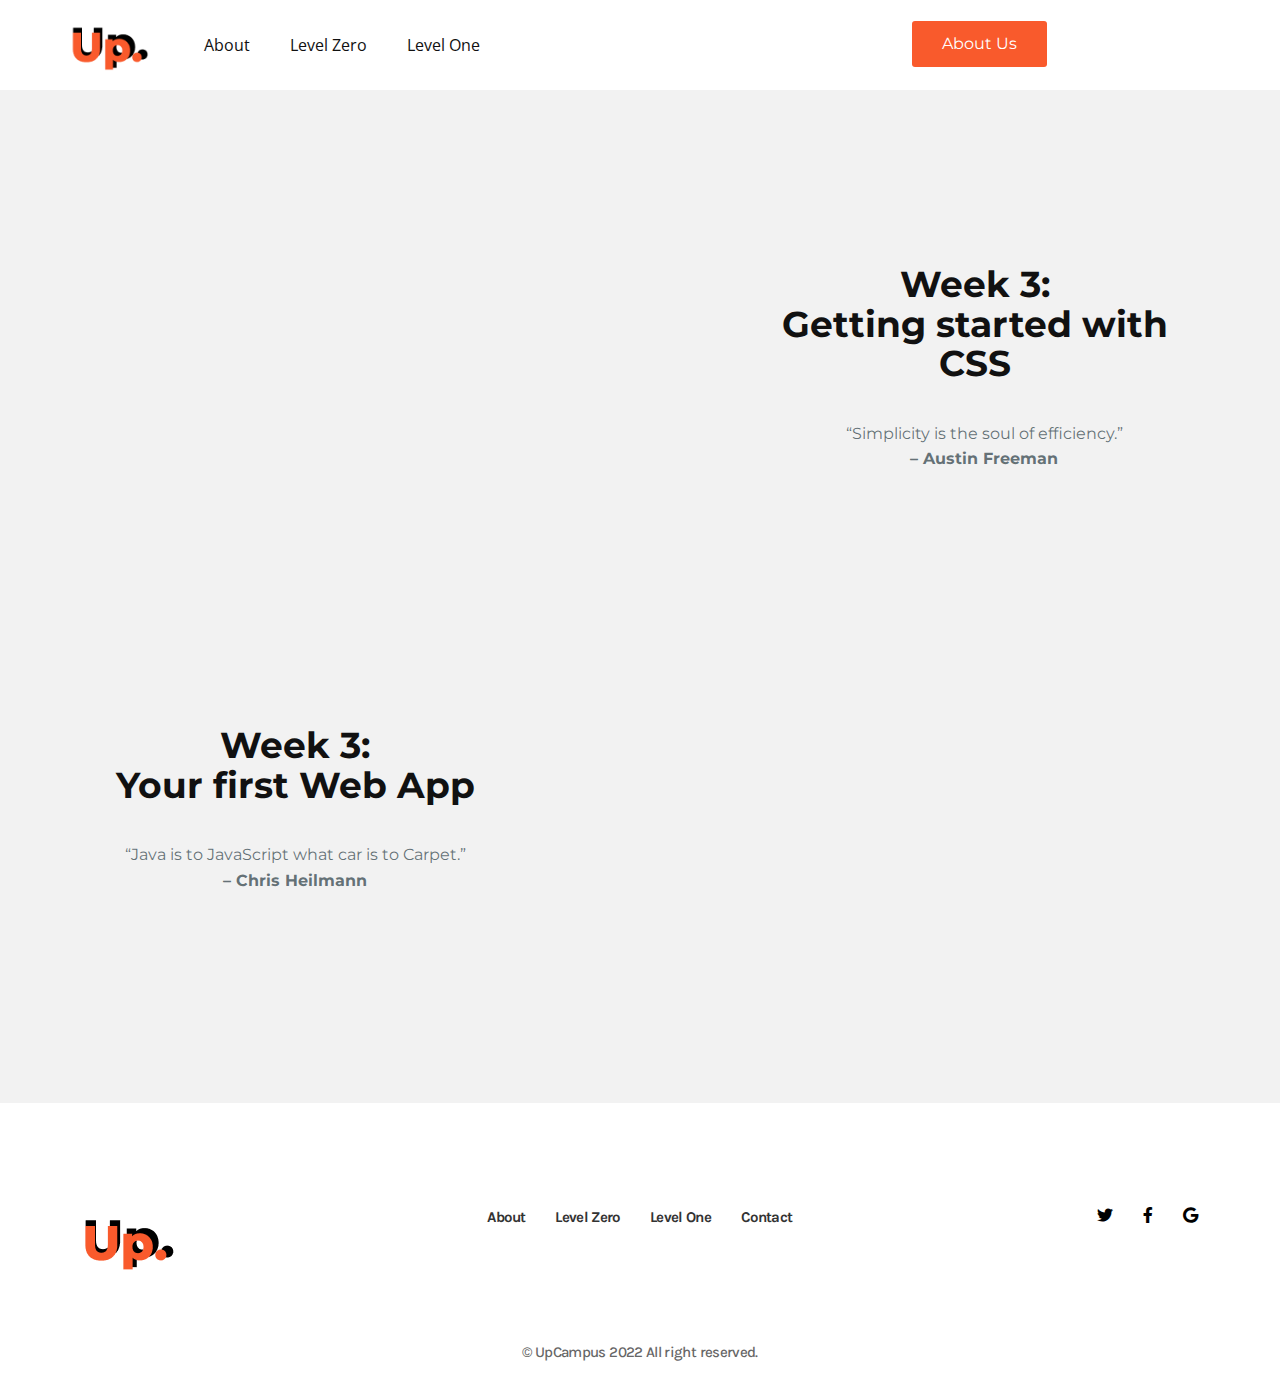
<file: Week-3.html>
<!DOCTYPE html>
<html style="font-size: 16px;" lang="en"><head>
  <meta name="viewport" content="width=device-width, initial-scale=1.0">
  <meta charset="utf-8">
  <meta name="keywords" content="Week 3:css">
  <meta name="description" content="">
  <title>Week 3</title>
  <link rel="stylesheet" href=" upcam.css" media="screen">
<link rel="stylesheet" href="Week-2.css" media="screen">
  <script class="u-script" type="text/javascript" src="jquery.js" defer=""></script>
  <script class="u-script" type="text/javascript" src="upcam.js" defer=""></script>
  <meta name="generator" content="Nicepage 4.13.4,  ">
  <link id="u-theme-google-font" rel="stylesheet" href="https://fonts.googleapis.com/css?family=Roboto:100,100i,300,300i,400,400i,500,500i,700,700i,900,900i|Open+Sans:300,300i,400,400i,500,500i,600,600i,700,700i,800,800i">
  <link id="u-page-google-font" rel="stylesheet" href="https://fonts.googleapis.com/css?family=Montserrat:100,100i,200,200i,300,300i,400,400i,500,500i,600,600i,700,700i,800,800i,900,900i"><link rel="shortcut icon" href="image/logo/logomain2.png" type="image/x-icon">
<!-- Bootstrap , fonts & icons  -->
<link rel="stylesheet" href="./css/bootstrap.css">
<link rel="stylesheet" href="./fonts/icon-font/css/style.css">
<link rel="stylesheet" href="./fonts/typography-font/typo.css">
<link rel="stylesheet" href="./fonts/fontawesome-5/css/all.css">
<link href="https://fonts.googleapis.com/css2?family=Karla:wght@300;400;500;600;700;800&display=swap" rel="stylesheet">
<link href="https://fonts.googleapis.com/css2?family=Gothic+A1:wght@400;500;700;900&display=swap" rel="stylesheet">
<link href="https://fonts.googleapis.com/css2?family=Work+Sans:wght@400;500;600;700;800;900&display=swap" rel="stylesheet">
<link href="https://fonts.googleapis.com/css2?family=Rubik:wght@400;500;600;700;800;900&display=swap" rel="stylesheet">
<link href="https://fonts.googleapis.com/css2?family=Inter:wght@400;600;700;800;900&display=swap" rel="stylesheet">
<link href="https://fonts.googleapis.com/css2?family=Nunito:wght@400;600;700;800;900&display=swap" rel="stylesheet">
<!-- Plugin'stylesheets  -->
<link rel="stylesheet" href="./plugins/aos/aos.min.css">
<link rel="stylesheet" href="./plugins/slick/slick.min.css">
<!-- Vendor stylesheets  -->
<link rel="stylesheet" href="./css/main.css">

  
  
  <script type="application/ld+json">{
  "@context": "http://schema.org",
  "@type": "Organization",
  "name": "",
  "logo": "images/logomain2.png"
}</script>
  <meta name="theme-color" content="#478ac9">
  <meta property="og:title" content="Week 3">
  <meta property="og:type" content="website">
</head>
  <body class="u-body u-xl-mode"><header class="u-clearfix u-header u-sticky u-sticky-61c5 u-white u-header" id="sec-8620"><div class="u-clearfix u-sheet u-sheet-1">
    <a href="index.html" class="u-image u-logo u-image-1" data-image-width="93" data-image-height="75">
      <img src="images/logomain2.png" class="u-logo-image u-logo-image-1">
    </a>
    <nav class="u-menu u-menu-dropdown u-offcanvas u-menu-1">
      <div class="menu-collapse" style="font-size: 1rem; letter-spacing: 0px;">
        <a class="u-button-style u-custom-left-right-menu-spacing u-custom-padding-bottom u-custom-top-bottom-menu-spacing u-nav-link u-text-active-palette-1-base u-text-hover-palette-2-base" href="#">
          <svg class="u-svg-link" viewBox="0 0 24 24"><use xmlns:xlink="http://www.w3.org/1999/xlink" xlink:href="#menu-hamburger"></use></svg>
          <svg class="u-svg-content" version="1.1" id="menu-hamburger" viewBox="0 0 16 16" x="0px" y="0px" xmlns:xlink="http://www.w3.org/1999/xlink" xmlns="http://www.w3.org/2000/svg"><g><rect y="1" width="16" height="2"></rect><rect y="7" width="16" height="2"></rect><rect y="13" width="16" height="2"></rect>
</g></svg>
        </a>
      </div>
      <div class="u-custom-menu u-nav-container">
        <ul class="u-nav u-unstyled u-nav-1"><li class="u-nav-item"><a href="Index.html" class="u-button-style u-nav-link u-text-active-palette-1-base u-text-hover-palette-2-base" style="padding: 10px 20px;">About</a>
</li><li class="u-nav-item"><a href="Home.html" class="u-button-style u-nav-link u-text-active-palette-1-base u-text-hover-palette-2-base" style="padding: 10px 20px;">Level Zero</a>
</li><li class="u-nav-item"><a href="Home2.html" class="u-button-style u-nav-link u-text-active-palette-1-base u-text-hover-palette-2-base" style="padding: 10px 20px;">Level One</a>
</li></ul>
      </div>
      <div class="u-custom-menu u-nav-container-collapse">
        <div class="u-black u-container-style u-inner-container-layout u-opacity u-opacity-95 u-sidenav">
          <div class="u-inner-container-layout u-sidenav-overflow">
            <div class="u-menu-close"></div>
            <ul class="u-align-center u-nav u-popupmenu-items u-unstyled u-nav-2"><li class="u-nav-item"><a class="u-button-style u-nav-link">About</a>
</li><li class="u-nav-item"><a href="Home.html" class="u-button-style u-nav-link">Level Zero</a>
</li><li class="u-nav-item"><a href="Home2.html" class="u-button-style u-nav-link">Level One</a>
</li></ul>
          </div>
        </div>
        <div class="u-black u-menu-overlay u-opacity u-opacity-70"></div>
      </div>
    </nav>
    <a href="Team\index.html" class="u-border-none u-btn u-btn-round u-button-style u-custom-color-1 u-custom-font u-font-montserrat u-hover-white u-radius-3 u-btn-1">About Us</a>
  </div></header>
    <section class="u-clearfix u-grey-5 u-section-1" id="sec-53a2">
      <div class="u-clearfix u-sheet u-sheet-1">
        <div class="u-clearfix u-expanded-width u-gutter-10 u-layout-wrap u-layout-wrap-1">
          <div class="u-layout" style="">
            <div class="u-layout-row" style="">
              <div class="u-align-center u-container-style u-layout-cell u-right-cell u-size-35 u-size-xs-60 u-layout-cell-1" src="">
                <div class="u-container-layout u-valign-top u-container-layout-1" src="">
                  <div class="u-expanded-width u-video u-video-contain u-video-1">
                    <div class="embed-responsive embed-responsive-1">
                      <iframe style="position: absolute;top: 0;left: 0;width: 100%;height: 100%;" class="embed-responsive-item" src="https://www.youtube.com/embed/u6_a0d94A1Q?mute=0&amp;showinfo=0&amp;controls=0&amp;start=0" frameborder="0" allowfullscreen=""></iframe>
                    </div>
                  </div>
                </div>
              </div>
              <div class="u-container-style u-layout-cell u-size-25 u-layout-cell-2">
                <div class="u-container-layout u-valign-middle u-container-layout-2">
                  <h2 class="u-align-center u-custom-font u-font-montserrat u-text u-text-1">Week 3:<br>Getting started with CSS
                  </h2>
                  <p class="u-align-center u-custom-font u-font-montserrat u-text u-text-2">“Simplicity is the soul of efficiency.” <br>
                    <span style="font-weight: 700;">– Austin Freeman                    </span>
                  </p>
                </div>
              </div>
            </div>
          </div>
        </div>
      </div>
    </section>
    <section class="u-clearfix u-grey-5 u-section-2" id="carousel_b62f">
      <div class="u-clearfix u-sheet u-sheet-1">
        <div class="u-clearfix u-expanded-width u-gutter-10 u-layout-wrap u-layout-wrap-1">
          <div class="u-layout" style="">
            <div class="u-layout-row" style="">
              <div class="u-container-style u-layout-cell u-right-cell u-size-24 u-size-xs-60 u-layout-cell-1" src="">
                <div class="u-container-layout u-container-layout-1" src="">
                  <h2 class="u-align-center u-custom-font u-font-montserrat u-text u-text-1">Week 3:<br>Your first Web App
                  </h2>
                  <p class="u-align-center u-custom-font u-font-montserrat u-text u-text-2"> “Java is to JavaScript what car is to Carpet.” <br>
                    <span style="font-weight: 700;">– Chris Heilmann</span>
                  </p>
                </div>
              </div>
              <div class="u-container-style u-layout-cell u-size-36 u-layout-cell-2">
                <div class="u-container-layout u-container-layout-2">
                  <div class="u-expanded-width u-video u-video-contain u-video-1">
                    <div class="embed-responsive embed-responsive-1">
                      <iframe style="position: absolute;top: 0;left: 0;width: 100%;height: 100%;" class="embed-responsive-item" src="https://www.youtube.com/embed/yLZazznWoAs?mute=0&amp;showinfo=0&amp;controls=0&amp;start=0" frameborder="0" allowfullscreen=""></iframe>
                    </div>
                  </div>
                </div>
              </div>
            </div>
          </div>
        </div>
      </div>
    </section>
    <footer class="footer-l-11 text-center text-md-start">
      <div class="container">
        <div class="row">
          <div class="col-md-3">
            <div class="footer-logo-l-11">
              <a href="#"><img src="images/logo/logomain2.png" alt="logo" style=" align-items: center;"></a>
            </div>
          </div>
          <div class="col-md-6">
            <div class="footer-widget-l-11">
              <ul class="pl-0 list-unstyled d-flex flex-wrap justify-content-center align-items-end ">
                <li class="d-flex"><a href="">About</a></li>
                <li class="d-flex"><a href="">Level Zero</a></li>
                <li class="d-flex"><a href="">Level One</a></li>
                <li class="d-flex"><a href="">Contact</a></li>
              </ul>
            </div>
          </div>
          <div class="col-md-3">
            <div class="social-icons-l-11">
              <ul class="pl-0 list-unstyled d-flex  justify-content-center justify-content-md-end align-items-end ">
                <li class="d-flex flex-column justify-content-center"><a href="#"><i
                                    class="fab fa-twitter"></i></a></li>
                <li class="d-flex flex-column justify-content-center"><a href="#"><i
                                    class="fab fa-facebook-f"></i></a></li>
                <li class="d-flex flex-column justify-content-center"><a href="#"><i
                                    class="fab fa-google"></i></a></li>
              </ul>
            </div>
          </div>
        </div>
      </div>
    </footer>
    <div class="copyright-area-l-11">
      <div class="container">
        <div class="row">
          <div class="col-lg-12">
            <div class="text-center">
              <p>© UpCampus 2022 All right reserved. </p>
            </div>
          </div>
        </div>
      </div>
    </div>
  </div>
</body></html>
</file>
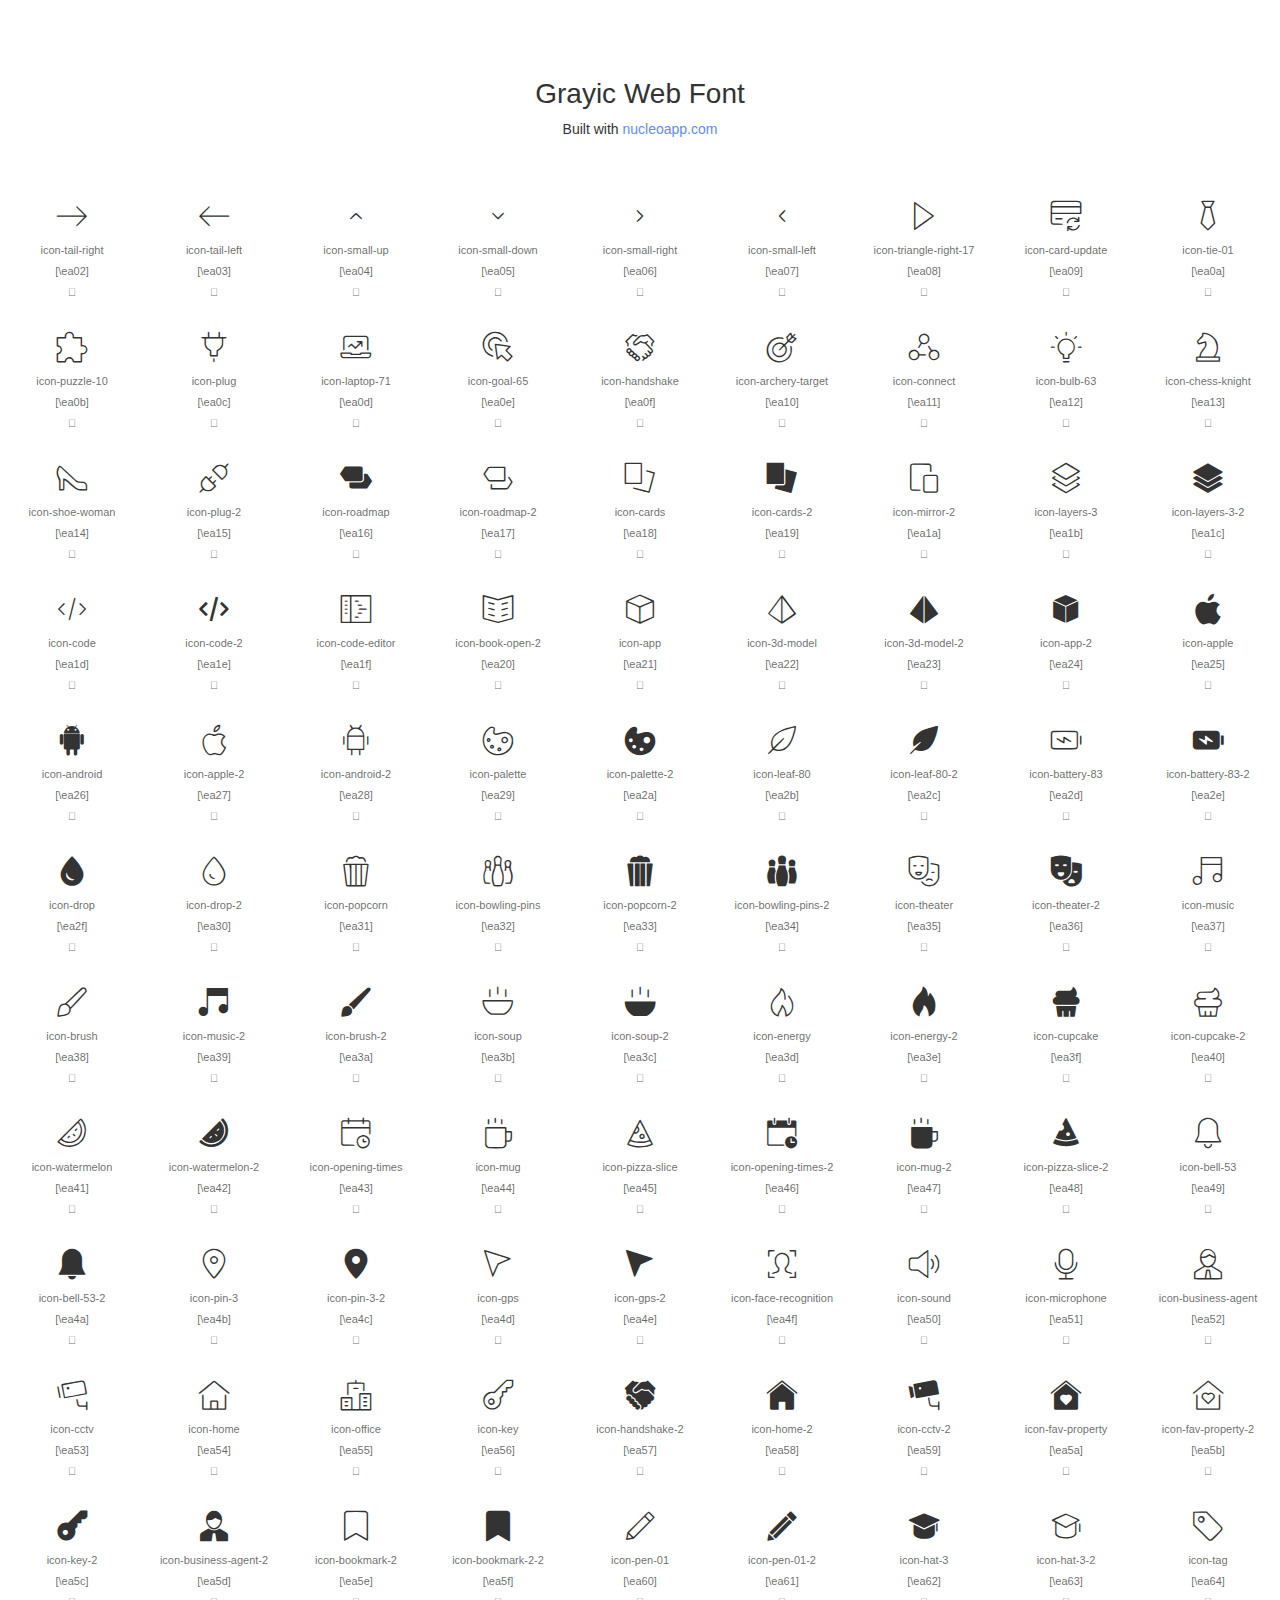
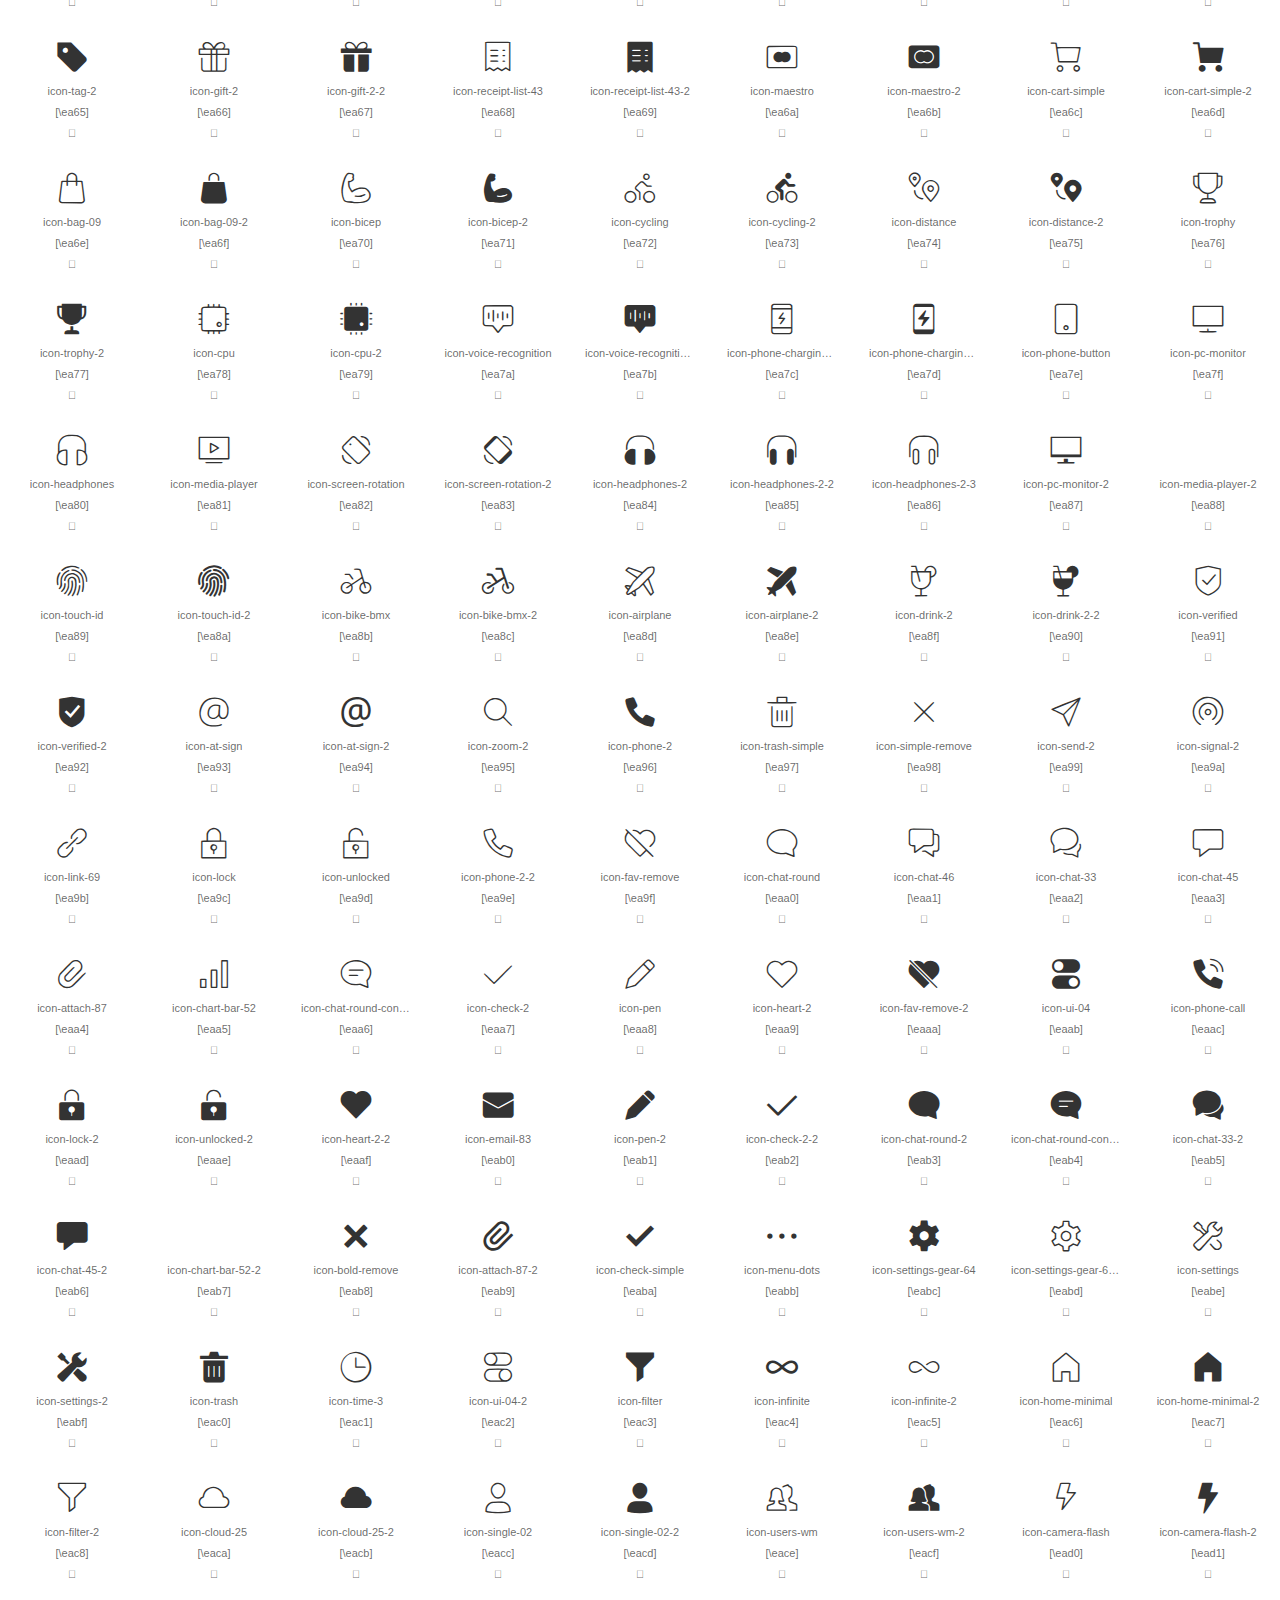
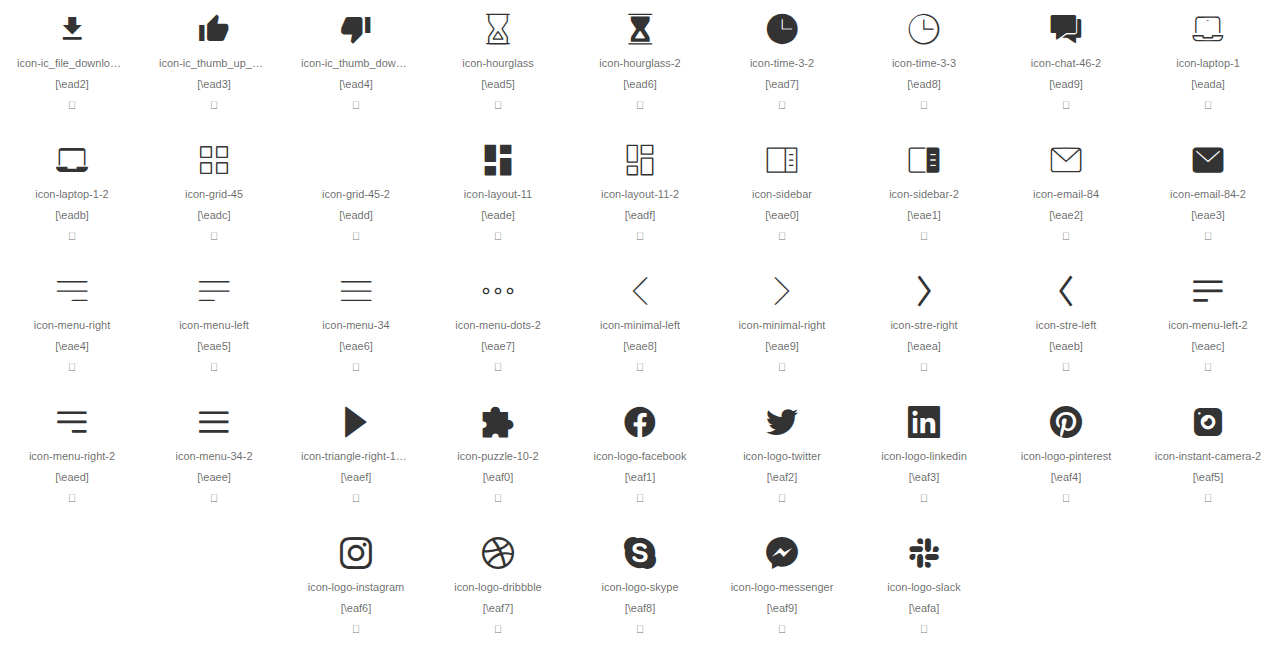
<file: fonts/icon-font/demo.html>
<!doctype html>
<html lang="en">
<head>
	<meta charset="UTF-8">
	<meta name="viewport" content="width=device-width, initial-scale=1">
	<link rel="stylesheet" href="demo/css/reset.css"> <!-- CSS reset -->
	<link rel="stylesheet" href="demo/css/style.css">
	<link rel="shortcut icon" href="demo/favicon.ico">
	<title>Grayic Web Font</title>
</head>
<body>
	<header>
		<h1>Grayic Web Font</h1>
		<p>Built with <a href="https://nucleoapp.com">nucleoapp.com</a></p>
	</header>

	<div id="icons-wrapper">
		<section>
			<ul>
                
                    <li>
                        <i class="icon icon-tail-right"></i>
                        <p>icon-tail-right</p>
                    </li>
                
                    <li>
                        <i class="icon icon-tail-left"></i>
                        <p>icon-tail-left</p>
                    </li>
                
                    <li>
                        <i class="icon icon-small-up"></i>
                        <p>icon-small-up</p>
                    </li>
                
                    <li>
                        <i class="icon icon-small-down"></i>
                        <p>icon-small-down</p>
                    </li>
                
                    <li>
                        <i class="icon icon-small-right"></i>
                        <p>icon-small-right</p>
                    </li>
                
                    <li>
                        <i class="icon icon-small-left"></i>
                        <p>icon-small-left</p>
                    </li>
                
                    <li>
                        <i class="icon icon-triangle-right-17"></i>
                        <p>icon-triangle-right-17</p>
                    </li>
                
                    <li>
                        <i class="icon icon-card-update"></i>
                        <p>icon-card-update</p>
                    </li>
                
                    <li>
                        <i class="icon icon-tie-01"></i>
                        <p>icon-tie-01</p>
                    </li>
                
                    <li>
                        <i class="icon icon-puzzle-10"></i>
                        <p>icon-puzzle-10</p>
                    </li>
                
                    <li>
                        <i class="icon icon-plug"></i>
                        <p>icon-plug</p>
                    </li>
                
                    <li>
                        <i class="icon icon-laptop-71"></i>
                        <p>icon-laptop-71</p>
                    </li>
                
                    <li>
                        <i class="icon icon-goal-65"></i>
                        <p>icon-goal-65</p>
                    </li>
                
                    <li>
                        <i class="icon icon-handshake"></i>
                        <p>icon-handshake</p>
                    </li>
                
                    <li>
                        <i class="icon icon-archery-target"></i>
                        <p>icon-archery-target</p>
                    </li>
                
                    <li>
                        <i class="icon icon-connect"></i>
                        <p>icon-connect</p>
                    </li>
                
                    <li>
                        <i class="icon icon-bulb-63"></i>
                        <p>icon-bulb-63</p>
                    </li>
                
                    <li>
                        <i class="icon icon-chess-knight"></i>
                        <p>icon-chess-knight</p>
                    </li>
                
                    <li>
                        <i class="icon icon-shoe-woman"></i>
                        <p>icon-shoe-woman</p>
                    </li>
                
                    <li>
                        <i class="icon icon-plug-2"></i>
                        <p>icon-plug-2</p>
                    </li>
                
                    <li>
                        <i class="icon icon-roadmap"></i>
                        <p>icon-roadmap</p>
                    </li>
                
                    <li>
                        <i class="icon icon-roadmap-2"></i>
                        <p>icon-roadmap-2</p>
                    </li>
                
                    <li>
                        <i class="icon icon-cards"></i>
                        <p>icon-cards</p>
                    </li>
                
                    <li>
                        <i class="icon icon-cards-2"></i>
                        <p>icon-cards-2</p>
                    </li>
                
                    <li>
                        <i class="icon icon-mirror-2"></i>
                        <p>icon-mirror-2</p>
                    </li>
                
                    <li>
                        <i class="icon icon-layers-3"></i>
                        <p>icon-layers-3</p>
                    </li>
                
                    <li>
                        <i class="icon icon-layers-3-2"></i>
                        <p>icon-layers-3-2</p>
                    </li>
                
                    <li>
                        <i class="icon icon-code"></i>
                        <p>icon-code</p>
                    </li>
                
                    <li>
                        <i class="icon icon-code-2"></i>
                        <p>icon-code-2</p>
                    </li>
                
                    <li>
                        <i class="icon icon-code-editor"></i>
                        <p>icon-code-editor</p>
                    </li>
                
                    <li>
                        <i class="icon icon-book-open-2"></i>
                        <p>icon-book-open-2</p>
                    </li>
                
                    <li>
                        <i class="icon icon-app"></i>
                        <p>icon-app</p>
                    </li>
                
                    <li>
                        <i class="icon icon-3d-model"></i>
                        <p>icon-3d-model</p>
                    </li>
                
                    <li>
                        <i class="icon icon-3d-model-2"></i>
                        <p>icon-3d-model-2</p>
                    </li>
                
                    <li>
                        <i class="icon icon-app-2"></i>
                        <p>icon-app-2</p>
                    </li>
                
                    <li>
                        <i class="icon icon-apple"></i>
                        <p>icon-apple</p>
                    </li>
                
                    <li>
                        <i class="icon icon-android"></i>
                        <p>icon-android</p>
                    </li>
                
                    <li>
                        <i class="icon icon-apple-2"></i>
                        <p>icon-apple-2</p>
                    </li>
                
                    <li>
                        <i class="icon icon-android-2"></i>
                        <p>icon-android-2</p>
                    </li>
                
                    <li>
                        <i class="icon icon-palette"></i>
                        <p>icon-palette</p>
                    </li>
                
                    <li>
                        <i class="icon icon-palette-2"></i>
                        <p>icon-palette-2</p>
                    </li>
                
                    <li>
                        <i class="icon icon-leaf-80"></i>
                        <p>icon-leaf-80</p>
                    </li>
                
                    <li>
                        <i class="icon icon-leaf-80-2"></i>
                        <p>icon-leaf-80-2</p>
                    </li>
                
                    <li>
                        <i class="icon icon-battery-83"></i>
                        <p>icon-battery-83</p>
                    </li>
                
                    <li>
                        <i class="icon icon-battery-83-2"></i>
                        <p>icon-battery-83-2</p>
                    </li>
                
                    <li>
                        <i class="icon icon-drop"></i>
                        <p>icon-drop</p>
                    </li>
                
                    <li>
                        <i class="icon icon-drop-2"></i>
                        <p>icon-drop-2</p>
                    </li>
                
                    <li>
                        <i class="icon icon-popcorn"></i>
                        <p>icon-popcorn</p>
                    </li>
                
                    <li>
                        <i class="icon icon-bowling-pins"></i>
                        <p>icon-bowling-pins</p>
                    </li>
                
                    <li>
                        <i class="icon icon-popcorn-2"></i>
                        <p>icon-popcorn-2</p>
                    </li>
                
                    <li>
                        <i class="icon icon-bowling-pins-2"></i>
                        <p>icon-bowling-pins-2</p>
                    </li>
                
                    <li>
                        <i class="icon icon-theater"></i>
                        <p>icon-theater</p>
                    </li>
                
                    <li>
                        <i class="icon icon-theater-2"></i>
                        <p>icon-theater-2</p>
                    </li>
                
                    <li>
                        <i class="icon icon-music"></i>
                        <p>icon-music</p>
                    </li>
                
                    <li>
                        <i class="icon icon-brush"></i>
                        <p>icon-brush</p>
                    </li>
                
                    <li>
                        <i class="icon icon-music-2"></i>
                        <p>icon-music-2</p>
                    </li>
                
                    <li>
                        <i class="icon icon-brush-2"></i>
                        <p>icon-brush-2</p>
                    </li>
                
                    <li>
                        <i class="icon icon-soup"></i>
                        <p>icon-soup</p>
                    </li>
                
                    <li>
                        <i class="icon icon-soup-2"></i>
                        <p>icon-soup-2</p>
                    </li>
                
                    <li>
                        <i class="icon icon-energy"></i>
                        <p>icon-energy</p>
                    </li>
                
                    <li>
                        <i class="icon icon-energy-2"></i>
                        <p>icon-energy-2</p>
                    </li>
                
                    <li>
                        <i class="icon icon-cupcake"></i>
                        <p>icon-cupcake</p>
                    </li>
                
                    <li>
                        <i class="icon icon-cupcake-2"></i>
                        <p>icon-cupcake-2</p>
                    </li>
                
                    <li>
                        <i class="icon icon-watermelon"></i>
                        <p>icon-watermelon</p>
                    </li>
                
                    <li>
                        <i class="icon icon-watermelon-2"></i>
                        <p>icon-watermelon-2</p>
                    </li>
                
                    <li>
                        <i class="icon icon-opening-times"></i>
                        <p>icon-opening-times</p>
                    </li>
                
                    <li>
                        <i class="icon icon-mug"></i>
                        <p>icon-mug</p>
                    </li>
                
                    <li>
                        <i class="icon icon-pizza-slice"></i>
                        <p>icon-pizza-slice</p>
                    </li>
                
                    <li>
                        <i class="icon icon-opening-times-2"></i>
                        <p>icon-opening-times-2</p>
                    </li>
                
                    <li>
                        <i class="icon icon-mug-2"></i>
                        <p>icon-mug-2</p>
                    </li>
                
                    <li>
                        <i class="icon icon-pizza-slice-2"></i>
                        <p>icon-pizza-slice-2</p>
                    </li>
                
                    <li>
                        <i class="icon icon-bell-53"></i>
                        <p>icon-bell-53</p>
                    </li>
                
                    <li>
                        <i class="icon icon-bell-53-2"></i>
                        <p>icon-bell-53-2</p>
                    </li>
                
                    <li>
                        <i class="icon icon-pin-3"></i>
                        <p>icon-pin-3</p>
                    </li>
                
                    <li>
                        <i class="icon icon-pin-3-2"></i>
                        <p>icon-pin-3-2</p>
                    </li>
                
                    <li>
                        <i class="icon icon-gps"></i>
                        <p>icon-gps</p>
                    </li>
                
                    <li>
                        <i class="icon icon-gps-2"></i>
                        <p>icon-gps-2</p>
                    </li>
                
                    <li>
                        <i class="icon icon-face-recognition"></i>
                        <p>icon-face-recognition</p>
                    </li>
                
                    <li>
                        <i class="icon icon-sound"></i>
                        <p>icon-sound</p>
                    </li>
                
                    <li>
                        <i class="icon icon-microphone"></i>
                        <p>icon-microphone</p>
                    </li>
                
                    <li>
                        <i class="icon icon-business-agent"></i>
                        <p>icon-business-agent</p>
                    </li>
                
                    <li>
                        <i class="icon icon-cctv"></i>
                        <p>icon-cctv</p>
                    </li>
                
                    <li>
                        <i class="icon icon-home"></i>
                        <p>icon-home</p>
                    </li>
                
                    <li>
                        <i class="icon icon-office"></i>
                        <p>icon-office</p>
                    </li>
                
                    <li>
                        <i class="icon icon-key"></i>
                        <p>icon-key</p>
                    </li>
                
                    <li>
                        <i class="icon icon-handshake-2"></i>
                        <p>icon-handshake-2</p>
                    </li>
                
                    <li>
                        <i class="icon icon-home-2"></i>
                        <p>icon-home-2</p>
                    </li>
                
                    <li>
                        <i class="icon icon-cctv-2"></i>
                        <p>icon-cctv-2</p>
                    </li>
                
                    <li>
                        <i class="icon icon-fav-property"></i>
                        <p>icon-fav-property</p>
                    </li>
                
                    <li>
                        <i class="icon icon-fav-property-2"></i>
                        <p>icon-fav-property-2</p>
                    </li>
                
                    <li>
                        <i class="icon icon-key-2"></i>
                        <p>icon-key-2</p>
                    </li>
                
                    <li>
                        <i class="icon icon-business-agent-2"></i>
                        <p>icon-business-agent-2</p>
                    </li>
                
                    <li>
                        <i class="icon icon-bookmark-2"></i>
                        <p>icon-bookmark-2</p>
                    </li>
                
                    <li>
                        <i class="icon icon-bookmark-2-2"></i>
                        <p>icon-bookmark-2-2</p>
                    </li>
                
                    <li>
                        <i class="icon icon-pen-01"></i>
                        <p>icon-pen-01</p>
                    </li>
                
                    <li>
                        <i class="icon icon-pen-01-2"></i>
                        <p>icon-pen-01-2</p>
                    </li>
                
                    <li>
                        <i class="icon icon-hat-3"></i>
                        <p>icon-hat-3</p>
                    </li>
                
                    <li>
                        <i class="icon icon-hat-3-2"></i>
                        <p>icon-hat-3-2</p>
                    </li>
                
                    <li>
                        <i class="icon icon-tag"></i>
                        <p>icon-tag</p>
                    </li>
                
                    <li>
                        <i class="icon icon-tag-2"></i>
                        <p>icon-tag-2</p>
                    </li>
                
                    <li>
                        <i class="icon icon-gift-2"></i>
                        <p>icon-gift-2</p>
                    </li>
                
                    <li>
                        <i class="icon icon-gift-2-2"></i>
                        <p>icon-gift-2-2</p>
                    </li>
                
                    <li>
                        <i class="icon icon-receipt-list-43"></i>
                        <p>icon-receipt-list-43</p>
                    </li>
                
                    <li>
                        <i class="icon icon-receipt-list-43-2"></i>
                        <p>icon-receipt-list-43-2</p>
                    </li>
                
                    <li>
                        <i class="icon icon-maestro"></i>
                        <p>icon-maestro</p>
                    </li>
                
                    <li>
                        <i class="icon icon-maestro-2"></i>
                        <p>icon-maestro-2</p>
                    </li>
                
                    <li>
                        <i class="icon icon-cart-simple"></i>
                        <p>icon-cart-simple</p>
                    </li>
                
                    <li>
                        <i class="icon icon-cart-simple-2"></i>
                        <p>icon-cart-simple-2</p>
                    </li>
                
                    <li>
                        <i class="icon icon-bag-09"></i>
                        <p>icon-bag-09</p>
                    </li>
                
                    <li>
                        <i class="icon icon-bag-09-2"></i>
                        <p>icon-bag-09-2</p>
                    </li>
                
                    <li>
                        <i class="icon icon-bicep"></i>
                        <p>icon-bicep</p>
                    </li>
                
                    <li>
                        <i class="icon icon-bicep-2"></i>
                        <p>icon-bicep-2</p>
                    </li>
                
                    <li>
                        <i class="icon icon-cycling"></i>
                        <p>icon-cycling</p>
                    </li>
                
                    <li>
                        <i class="icon icon-cycling-2"></i>
                        <p>icon-cycling-2</p>
                    </li>
                
                    <li>
                        <i class="icon icon-distance"></i>
                        <p>icon-distance</p>
                    </li>
                
                    <li>
                        <i class="icon icon-distance-2"></i>
                        <p>icon-distance-2</p>
                    </li>
                
                    <li>
                        <i class="icon icon-trophy"></i>
                        <p>icon-trophy</p>
                    </li>
                
                    <li>
                        <i class="icon icon-trophy-2"></i>
                        <p>icon-trophy-2</p>
                    </li>
                
                    <li>
                        <i class="icon icon-cpu"></i>
                        <p>icon-cpu</p>
                    </li>
                
                    <li>
                        <i class="icon icon-cpu-2"></i>
                        <p>icon-cpu-2</p>
                    </li>
                
                    <li>
                        <i class="icon icon-voice-recognition"></i>
                        <p>icon-voice-recognition</p>
                    </li>
                
                    <li>
                        <i class="icon icon-voice-recognition-2"></i>
                        <p>icon-voice-recognition-2</p>
                    </li>
                
                    <li>
                        <i class="icon icon-phone-charging-3"></i>
                        <p>icon-phone-charging-3</p>
                    </li>
                
                    <li>
                        <i class="icon icon-phone-charging-3-2"></i>
                        <p>icon-phone-charging-3-2</p>
                    </li>
                
                    <li>
                        <i class="icon icon-phone-button"></i>
                        <p>icon-phone-button</p>
                    </li>
                
                    <li>
                        <i class="icon icon-pc-monitor"></i>
                        <p>icon-pc-monitor</p>
                    </li>
                
                    <li>
                        <i class="icon icon-headphones"></i>
                        <p>icon-headphones</p>
                    </li>
                
                    <li>
                        <i class="icon icon-media-player"></i>
                        <p>icon-media-player</p>
                    </li>
                
                    <li>
                        <i class="icon icon-screen-rotation"></i>
                        <p>icon-screen-rotation</p>
                    </li>
                
                    <li>
                        <i class="icon icon-screen-rotation-2"></i>
                        <p>icon-screen-rotation-2</p>
                    </li>
                
                    <li>
                        <i class="icon icon-headphones-2"></i>
                        <p>icon-headphones-2</p>
                    </li>
                
                    <li>
                        <i class="icon icon-headphones-2-2"></i>
                        <p>icon-headphones-2-2</p>
                    </li>
                
                    <li>
                        <i class="icon icon-headphones-2-3"></i>
                        <p>icon-headphones-2-3</p>
                    </li>
                
                    <li>
                        <i class="icon icon-pc-monitor-2"></i>
                        <p>icon-pc-monitor-2</p>
                    </li>
                
                    <li>
                        <i class="icon icon-media-player-2"></i>
                        <p>icon-media-player-2</p>
                    </li>
                
                    <li>
                        <i class="icon icon-touch-id"></i>
                        <p>icon-touch-id</p>
                    </li>
                
                    <li>
                        <i class="icon icon-touch-id-2"></i>
                        <p>icon-touch-id-2</p>
                    </li>
                
                    <li>
                        <i class="icon icon-bike-bmx"></i>
                        <p>icon-bike-bmx</p>
                    </li>
                
                    <li>
                        <i class="icon icon-bike-bmx-2"></i>
                        <p>icon-bike-bmx-2</p>
                    </li>
                
                    <li>
                        <i class="icon icon-airplane"></i>
                        <p>icon-airplane</p>
                    </li>
                
                    <li>
                        <i class="icon icon-airplane-2"></i>
                        <p>icon-airplane-2</p>
                    </li>
                
                    <li>
                        <i class="icon icon-drink-2"></i>
                        <p>icon-drink-2</p>
                    </li>
                
                    <li>
                        <i class="icon icon-drink-2-2"></i>
                        <p>icon-drink-2-2</p>
                    </li>
                
                    <li>
                        <i class="icon icon-verified"></i>
                        <p>icon-verified</p>
                    </li>
                
                    <li>
                        <i class="icon icon-verified-2"></i>
                        <p>icon-verified-2</p>
                    </li>
                
                    <li>
                        <i class="icon icon-at-sign"></i>
                        <p>icon-at-sign</p>
                    </li>
                
                    <li>
                        <i class="icon icon-at-sign-2"></i>
                        <p>icon-at-sign-2</p>
                    </li>
                
                    <li>
                        <i class="icon icon-zoom-2"></i>
                        <p>icon-zoom-2</p>
                    </li>
                
                    <li>
                        <i class="icon icon-phone-2"></i>
                        <p>icon-phone-2</p>
                    </li>
                
                    <li>
                        <i class="icon icon-trash-simple"></i>
                        <p>icon-trash-simple</p>
                    </li>
                
                    <li>
                        <i class="icon icon-simple-remove"></i>
                        <p>icon-simple-remove</p>
                    </li>
                
                    <li>
                        <i class="icon icon-send-2"></i>
                        <p>icon-send-2</p>
                    </li>
                
                    <li>
                        <i class="icon icon-signal-2"></i>
                        <p>icon-signal-2</p>
                    </li>
                
                    <li>
                        <i class="icon icon-link-69"></i>
                        <p>icon-link-69</p>
                    </li>
                
                    <li>
                        <i class="icon icon-lock"></i>
                        <p>icon-lock</p>
                    </li>
                
                    <li>
                        <i class="icon icon-unlocked"></i>
                        <p>icon-unlocked</p>
                    </li>
                
                    <li>
                        <i class="icon icon-phone-2-2"></i>
                        <p>icon-phone-2-2</p>
                    </li>
                
                    <li>
                        <i class="icon icon-fav-remove"></i>
                        <p>icon-fav-remove</p>
                    </li>
                
                    <li>
                        <i class="icon icon-chat-round"></i>
                        <p>icon-chat-round</p>
                    </li>
                
                    <li>
                        <i class="icon icon-chat-46"></i>
                        <p>icon-chat-46</p>
                    </li>
                
                    <li>
                        <i class="icon icon-chat-33"></i>
                        <p>icon-chat-33</p>
                    </li>
                
                    <li>
                        <i class="icon icon-chat-45"></i>
                        <p>icon-chat-45</p>
                    </li>
                
                    <li>
                        <i class="icon icon-attach-87"></i>
                        <p>icon-attach-87</p>
                    </li>
                
                    <li>
                        <i class="icon icon-chart-bar-52"></i>
                        <p>icon-chart-bar-52</p>
                    </li>
                
                    <li>
                        <i class="icon icon-chat-round-content"></i>
                        <p>icon-chat-round-content</p>
                    </li>
                
                    <li>
                        <i class="icon icon-check-2"></i>
                        <p>icon-check-2</p>
                    </li>
                
                    <li>
                        <i class="icon icon-pen"></i>
                        <p>icon-pen</p>
                    </li>
                
                    <li>
                        <i class="icon icon-heart-2"></i>
                        <p>icon-heart-2</p>
                    </li>
                
                    <li>
                        <i class="icon icon-fav-remove-2"></i>
                        <p>icon-fav-remove-2</p>
                    </li>
                
                    <li>
                        <i class="icon icon-ui-04"></i>
                        <p>icon-ui-04</p>
                    </li>
                
                    <li>
                        <i class="icon icon-phone-call"></i>
                        <p>icon-phone-call</p>
                    </li>
                
                    <li>
                        <i class="icon icon-lock-2"></i>
                        <p>icon-lock-2</p>
                    </li>
                
                    <li>
                        <i class="icon icon-unlocked-2"></i>
                        <p>icon-unlocked-2</p>
                    </li>
                
                    <li>
                        <i class="icon icon-heart-2-2"></i>
                        <p>icon-heart-2-2</p>
                    </li>
                
                    <li>
                        <i class="icon icon-email-83"></i>
                        <p>icon-email-83</p>
                    </li>
                
                    <li>
                        <i class="icon icon-pen-2"></i>
                        <p>icon-pen-2</p>
                    </li>
                
                    <li>
                        <i class="icon icon-check-2-2"></i>
                        <p>icon-check-2-2</p>
                    </li>
                
                    <li>
                        <i class="icon icon-chat-round-2"></i>
                        <p>icon-chat-round-2</p>
                    </li>
                
                    <li>
                        <i class="icon icon-chat-round-content-2"></i>
                        <p>icon-chat-round-content-2</p>
                    </li>
                
                    <li>
                        <i class="icon icon-chat-33-2"></i>
                        <p>icon-chat-33-2</p>
                    </li>
                
                    <li>
                        <i class="icon icon-chat-45-2"></i>
                        <p>icon-chat-45-2</p>
                    </li>
                
                    <li>
                        <i class="icon icon-chart-bar-52-2"></i>
                        <p>icon-chart-bar-52-2</p>
                    </li>
                
                    <li>
                        <i class="icon icon-bold-remove"></i>
                        <p>icon-bold-remove</p>
                    </li>
                
                    <li>
                        <i class="icon icon-attach-87-2"></i>
                        <p>icon-attach-87-2</p>
                    </li>
                
                    <li>
                        <i class="icon icon-check-simple"></i>
                        <p>icon-check-simple</p>
                    </li>
                
                    <li>
                        <i class="icon icon-menu-dots"></i>
                        <p>icon-menu-dots</p>
                    </li>
                
                    <li>
                        <i class="icon icon-settings-gear-64"></i>
                        <p>icon-settings-gear-64</p>
                    </li>
                
                    <li>
                        <i class="icon icon-settings-gear-64-2"></i>
                        <p>icon-settings-gear-64-2</p>
                    </li>
                
                    <li>
                        <i class="icon icon-settings"></i>
                        <p>icon-settings</p>
                    </li>
                
                    <li>
                        <i class="icon icon-settings-2"></i>
                        <p>icon-settings-2</p>
                    </li>
                
                    <li>
                        <i class="icon icon-trash"></i>
                        <p>icon-trash</p>
                    </li>
                
                    <li>
                        <i class="icon icon-time-3"></i>
                        <p>icon-time-3</p>
                    </li>
                
                    <li>
                        <i class="icon icon-ui-04-2"></i>
                        <p>icon-ui-04-2</p>
                    </li>
                
                    <li>
                        <i class="icon icon-filter"></i>
                        <p>icon-filter</p>
                    </li>
                
                    <li>
                        <i class="icon icon-infinite"></i>
                        <p>icon-infinite</p>
                    </li>
                
                    <li>
                        <i class="icon icon-infinite-2"></i>
                        <p>icon-infinite-2</p>
                    </li>
                
                    <li>
                        <i class="icon icon-home-minimal"></i>
                        <p>icon-home-minimal</p>
                    </li>
                
                    <li>
                        <i class="icon icon-home-minimal-2"></i>
                        <p>icon-home-minimal-2</p>
                    </li>
                
                    <li>
                        <i class="icon icon-filter-2"></i>
                        <p>icon-filter-2</p>
                    </li>
                
                    <li>
                        <i class="icon icon-cloud-25"></i>
                        <p>icon-cloud-25</p>
                    </li>
                
                    <li>
                        <i class="icon icon-cloud-25-2"></i>
                        <p>icon-cloud-25-2</p>
                    </li>
                
                    <li>
                        <i class="icon icon-single-02"></i>
                        <p>icon-single-02</p>
                    </li>
                
                    <li>
                        <i class="icon icon-single-02-2"></i>
                        <p>icon-single-02-2</p>
                    </li>
                
                    <li>
                        <i class="icon icon-users-wm"></i>
                        <p>icon-users-wm</p>
                    </li>
                
                    <li>
                        <i class="icon icon-users-wm-2"></i>
                        <p>icon-users-wm-2</p>
                    </li>
                
                    <li>
                        <i class="icon icon-camera-flash"></i>
                        <p>icon-camera-flash</p>
                    </li>
                
                    <li>
                        <i class="icon icon-camera-flash-2"></i>
                        <p>icon-camera-flash-2</p>
                    </li>
                
                    <li>
                        <i class="icon icon-ic_file_download_48px"></i>
                        <p>icon-ic_file_download_48px</p>
                    </li>
                
                    <li>
                        <i class="icon icon-ic_thumb_up_48px"></i>
                        <p>icon-ic_thumb_up_48px</p>
                    </li>
                
                    <li>
                        <i class="icon icon-ic_thumb_down_48px"></i>
                        <p>icon-ic_thumb_down_48px</p>
                    </li>
                
                    <li>
                        <i class="icon icon-hourglass"></i>
                        <p>icon-hourglass</p>
                    </li>
                
                    <li>
                        <i class="icon icon-hourglass-2"></i>
                        <p>icon-hourglass-2</p>
                    </li>
                
                    <li>
                        <i class="icon icon-time-3-2"></i>
                        <p>icon-time-3-2</p>
                    </li>
                
                    <li>
                        <i class="icon icon-time-3-3"></i>
                        <p>icon-time-3-3</p>
                    </li>
                
                    <li>
                        <i class="icon icon-chat-46-2"></i>
                        <p>icon-chat-46-2</p>
                    </li>
                
                    <li>
                        <i class="icon icon-laptop-1"></i>
                        <p>icon-laptop-1</p>
                    </li>
                
                    <li>
                        <i class="icon icon-laptop-1-2"></i>
                        <p>icon-laptop-1-2</p>
                    </li>
                
                    <li>
                        <i class="icon icon-grid-45"></i>
                        <p>icon-grid-45</p>
                    </li>
                
                    <li>
                        <i class="icon icon-grid-45-2"></i>
                        <p>icon-grid-45-2</p>
                    </li>
                
                    <li>
                        <i class="icon icon-layout-11"></i>
                        <p>icon-layout-11</p>
                    </li>
                
                    <li>
                        <i class="icon icon-layout-11-2"></i>
                        <p>icon-layout-11-2</p>
                    </li>
                
                    <li>
                        <i class="icon icon-sidebar"></i>
                        <p>icon-sidebar</p>
                    </li>
                
                    <li>
                        <i class="icon icon-sidebar-2"></i>
                        <p>icon-sidebar-2</p>
                    </li>
                
                    <li>
                        <i class="icon icon-email-84"></i>
                        <p>icon-email-84</p>
                    </li>
                
                    <li>
                        <i class="icon icon-email-84-2"></i>
                        <p>icon-email-84-2</p>
                    </li>
                
                    <li>
                        <i class="icon icon-menu-right"></i>
                        <p>icon-menu-right</p>
                    </li>
                
                    <li>
                        <i class="icon icon-menu-left"></i>
                        <p>icon-menu-left</p>
                    </li>
                
                    <li>
                        <i class="icon icon-menu-34"></i>
                        <p>icon-menu-34</p>
                    </li>
                
                    <li>
                        <i class="icon icon-menu-dots-2"></i>
                        <p>icon-menu-dots-2</p>
                    </li>
                
                    <li>
                        <i class="icon icon-minimal-left"></i>
                        <p>icon-minimal-left</p>
                    </li>
                
                    <li>
                        <i class="icon icon-minimal-right"></i>
                        <p>icon-minimal-right</p>
                    </li>
                
                    <li>
                        <i class="icon icon-stre-right"></i>
                        <p>icon-stre-right</p>
                    </li>
                
                    <li>
                        <i class="icon icon-stre-left"></i>
                        <p>icon-stre-left</p>
                    </li>
                
                    <li>
                        <i class="icon icon-menu-left-2"></i>
                        <p>icon-menu-left-2</p>
                    </li>
                
                    <li>
                        <i class="icon icon-menu-right-2"></i>
                        <p>icon-menu-right-2</p>
                    </li>
                
                    <li>
                        <i class="icon icon-menu-34-2"></i>
                        <p>icon-menu-34-2</p>
                    </li>
                
                    <li>
                        <i class="icon icon-triangle-right-17-2"></i>
                        <p>icon-triangle-right-17-2</p>
                    </li>
                
                    <li>
                        <i class="icon icon-puzzle-10-2"></i>
                        <p>icon-puzzle-10-2</p>
                    </li>
                
                    <li>
                        <i class="icon icon-logo-facebook"></i>
                        <p>icon-logo-facebook</p>
                    </li>
                
                    <li>
                        <i class="icon icon-logo-twitter"></i>
                        <p>icon-logo-twitter</p>
                    </li>
                
                    <li>
                        <i class="icon icon-logo-linkedin"></i>
                        <p>icon-logo-linkedin</p>
                    </li>
                
                    <li>
                        <i class="icon icon-logo-pinterest"></i>
                        <p>icon-logo-pinterest</p>
                    </li>
                
                    <li>
                        <i class="icon icon-instant-camera-2"></i>
                        <p>icon-instant-camera-2</p>
                    </li>
                
                    <li>
                        <i class="icon icon-logo-instagram"></i>
                        <p>icon-logo-instagram</p>
                    </li>
                
                    <li>
                        <i class="icon icon-logo-dribbble"></i>
                        <p>icon-logo-dribbble</p>
                    </li>
                
                    <li>
                        <i class="icon icon-logo-skype"></i>
                        <p>icon-logo-skype</p>
                    </li>
                
                    <li>
                        <i class="icon icon-logo-messenger"></i>
                        <p>icon-logo-messenger</p>
                    </li>
                
                    <li>
                        <i class="icon icon-logo-slack"></i>
                        <p>icon-logo-slack</p>
                    </li>
                
				<!-- list of icons here with the proper class-->
			</ul>
		</section>
	</div>
<script>
    function SelectText(element) {
	    var doc = document
	        , text = element
	        , range, selection;
	    if (doc.body.createTextRange) {
	        range = document.body.createTextRange();
	        range.moveToElementText(text);
	        range.select();
	    } else if (window.getSelection) {
	        selection = window.getSelection();
	        range = document.createRange();
	        range.selectNodeContents(text);
	        selection.removeAllRanges();
	        selection.addRange(range);
	    }
	}
    window.onload = function() {
    	var iconsWrapper = document.getElementById('icons-wrapper'),
    		listItems = iconsWrapper.getElementsByTagName('li');
        for (var i = 0; i < listItems.length; i++) {
		    listItems[i].onclick  = function fun(event) {
		    	var selectedTagName = event.target.tagName.toLowerCase();
		    	if( selectedTagName == 'p' || selectedTagName == 'em' ) {
		    		SelectText(event.target);
		    	} else if( selectedTagName == 'input' ) {
		    		event.target.setSelectionRange(0, event.target.value.length);
		    	}
		    }

		    var beforeContentChar = window.getComputedStyle(listItems[i].getElementsByTagName('i')[0], '::before').getPropertyValue('content').replace(/'/g, "").replace(/"/g, ""),
		    	beforeContent = beforeContentChar.codePointAt(0).toString(16);
		    var beforeContentElement = document.createElement("em");
		    beforeContentElement.textContent = "\\"+beforeContent;
		    listItems[i].appendChild(beforeContentElement);

		    //create input element to copy/paste chart
		    var charCharac = document.createElement('input');
		    charCharac.setAttribute('type', 'text');
		    charCharac.setAttribute('maxlength', '1');
		    charCharac.setAttribute('readonly', 'true');
		    charCharac.setAttribute('value', beforeContentChar);
		    listItems[i].appendChild(charCharac);
		}
    }
</script>
</body>
</html>
</file>
<file: fonts/icon-font/css/style.css>
/*--------------------------------

Grayic Web Font
Generated using nucleoapp.com

-------------------------------- */
@font-face {
  font-family: 'Grayic';
  src: url('../fonts/Grayic.eot');
  src: url('../fonts/Grayic.eot') format('embedded-opentype'), url('../fonts/Grayic.woff2') format('woff2'), url('../fonts/Grayic.woff') format('woff'), url('../fonts/Grayic.ttf') format('truetype'), url('../fonts/Grayic.svg') format('svg');
  font-weight: normal;
  font-style: normal;
}
/*------------------------
	base class definition
-------------------------*/
.icon {
  display: inline-block;
  font: normal normal normal 1em/1 'Grayic';
  speak: none;
  text-transform: none;
  /* Better Font Rendering */
  -webkit-font-smoothing: antialiased;
  -moz-osx-font-smoothing: grayscale;
}
/*------------------------
  change icon size
-------------------------*/
/* relative units */
.icon-sm {
  font-size: 0.8em;
}
.icon-lg {
  font-size: 1.2em;
}
/* absolute units */
.icon-16 {
  font-size: 16px;
}
.icon-32 {
  font-size: 32px;
}
/*----------------------------------
  add a square/circle background
-----------------------------------*/
.icon-bg-square,
.icon-bg-circle {
  padding: 0.35em;
  background-color: #eee;
}
.icon-bg-circle {
  border-radius: 50%;
}
/*------------------------------------
  use icons as list item markers
-------------------------------------*/
.icon-ul {
  padding-left: 0;
  list-style-type: none;
}
.icon-ul > li {
  display: flex;
  align-items: flex-start;
  line-height: 1.4;
}
.icon-ul > li > .icon {
  margin-right: 0.4em;
  line-height: inherit;
}
/*------------------------
  spinning icons
-------------------------*/
.icon-is-spinning {
  -webkit-animation: icon-spin 2s infinite linear;
  -moz-animation: icon-spin 2s infinite linear;
  animation: icon-spin 2s infinite linear;
}
@-webkit-keyframes icon-spin {
  0% {
    -webkit-transform: rotate(0deg);
  }
  100% {
    -webkit-transform: rotate(360deg);
  }
}
@-moz-keyframes icon-spin {
  0% {
    -moz-transform: rotate(0deg);
  }
  100% {
    -moz-transform: rotate(360deg);
  }
}
@keyframes icon-spin {
  0% {
    -webkit-transform: rotate(0deg);
    -moz-transform: rotate(0deg);
    -ms-transform: rotate(0deg);
    -o-transform: rotate(0deg);
    transform: rotate(0deg);
  }
  100% {
    -webkit-transform: rotate(360deg);
    -moz-transform: rotate(360deg);
    -ms-transform: rotate(360deg);
    -o-transform: rotate(360deg);
    transform: rotate(360deg);
  }
}
/*------------------------
  rotated/flipped icons
-------------------------*/
.icon-rotate-90 {
  filter: progid:DXImageTransform.Microsoft.BasicImage(rotation=1);
  -webkit-transform: rotate(90deg);
  -moz-transform: rotate(90deg);
  -ms-transform: rotate(90deg);
  -o-transform: rotate(90deg);
  transform: rotate(90deg);
}
.icon-rotate-180 {
  filter: progid:DXImageTransform.Microsoft.BasicImage(rotation=2);
  -webkit-transform: rotate(180deg);
  -moz-transform: rotate(180deg);
  -ms-transform: rotate(180deg);
  -o-transform: rotate(180deg);
  transform: rotate(180deg);
}
.icon-rotate-270 {
  filter: progid:DXImageTransform.Microsoft.BasicImage(rotation=3);
  -webkit-transform: rotate(270deg);
  -moz-transform: rotate(270deg);
  -ms-transform: rotate(270deg);
  -o-transform: rotate(270deg);
  transform: rotate(270deg);
}
.icon-flip-y {
  filter: progid:DXImageTransform.Microsoft.BasicImage(rotation=0);
  -webkit-transform: scale(-1, 1);
  -moz-transform: scale(-1, 1);
  -ms-transform: scale(-1, 1);
  -o-transform: scale(-1, 1);
  transform: scale(-1, 1);
}
.icon-flip-x {
  filter: progid:DXImageTransform.Microsoft.BasicImage(rotation=2);
  -webkit-transform: scale(1, -1);
  -moz-transform: scale(1, -1);
  -ms-transform: scale(1, -1);
  -o-transform: scale(1, -1);
  transform: scale(1, -1);
}
/*------------------------
	icons
-------------------------*/

.icon-tail-right::before {
  content: "\ea02";
}

.icon-tail-left::before {
  content: "\ea03";
}

.icon-small-up::before {
  content: "\ea04";
}

.icon-small-down::before {
  content: "\ea05";
}

.icon-small-right::before {
  content: "\ea06";
}

.icon-small-left::before {
  content: "\ea07";
}

.icon-triangle-right-17::before {
  content: "\ea08";
}

.icon-card-update::before {
  content: "\ea09";
}

.icon-tie-01::before {
  content: "\ea0a";
}

.icon-puzzle-10::before {
  content: "\ea0b";
}

.icon-plug::before {
  content: "\ea0c";
}

.icon-laptop-71::before {
  content: "\ea0d";
}

.icon-goal-65::before {
  content: "\ea0e";
}

.icon-handshake::before {
  content: "\ea0f";
}

.icon-archery-target::before {
  content: "\ea10";
}

.icon-connect::before {
  content: "\ea11";
}

.icon-bulb-63::before {
  content: "\ea12";
}

.icon-chess-knight::before {
  content: "\ea13";
}

.icon-shoe-woman::before {
  content: "\ea14";
}

.icon-plug-2::before {
  content: "\ea15";
}

.icon-roadmap::before {
  content: "\ea16";
}

.icon-roadmap-2::before {
  content: "\ea17";
}

.icon-cards::before {
  content: "\ea18";
}

.icon-cards-2::before {
  content: "\ea19";
}

.icon-mirror-2::before {
  content: "\ea1a";
}

.icon-layers-3::before {
  content: "\ea1b";
}

.icon-layers-3-2::before {
  content: "\ea1c";
}

.icon-code::before {
  content: "\ea1d";
}

.icon-code-2::before {
  content: "\ea1e";
}

.icon-code-editor::before {
  content: "\ea1f";
}

.icon-book-open-2::before {
  content: "\ea20";
}

.icon-app::before {
  content: "\ea21";
}

.icon-3d-model::before {
  content: "\ea22";
}

.icon-3d-model-2::before {
  content: "\ea23";
}

.icon-app-2::before {
  content: "\ea24";
}

.icon-apple::before {
  content: "\ea25";
}

.icon-android::before {
  content: "\ea26";
}

.icon-apple-2::before {
  content: "\ea27";
}

.icon-android-2::before {
  content: "\ea28";
}

.icon-palette::before {
  content: "\ea29";
}

.icon-palette-2::before {
  content: "\ea2a";
}

.icon-leaf-80::before {
  content: "\ea2b";
}

.icon-leaf-80-2::before {
  content: "\ea2c";
}

.icon-battery-83::before {
  content: "\ea2d";
}

.icon-battery-83-2::before {
  content: "\ea2e";
}

.icon-drop::before {
  content: "\ea2f";
}

.icon-drop-2::before {
  content: "\ea30";
}

.icon-popcorn::before {
  content: "\ea31";
}

.icon-bowling-pins::before {
  content: "\ea32";
}

.icon-popcorn-2::before {
  content: "\ea33";
}

.icon-bowling-pins-2::before {
  content: "\ea34";
}

.icon-theater::before {
  content: "\ea35";
}

.icon-theater-2::before {
  content: "\ea36";
}

.icon-music::before {
  content: "\ea37";
}

.icon-brush::before {
  content: "\ea38";
}

.icon-music-2::before {
  content: "\ea39";
}

.icon-brush-2::before {
  content: "\ea3a";
}

.icon-soup::before {
  content: "\ea3b";
}

.icon-soup-2::before {
  content: "\ea3c";
}

.icon-energy::before {
  content: "\ea3d";
}

.icon-energy-2::before {
  content: "\ea3e";
}

.icon-cupcake::before {
  content: "\ea3f";
}

.icon-cupcake-2::before {
  content: "\ea40";
}

.icon-watermelon::before {
  content: "\ea41";
}

.icon-watermelon-2::before {
  content: "\ea42";
}

.icon-opening-times::before {
  content: "\ea43";
}

.icon-mug::before {
  content: "\ea44";
}

.icon-pizza-slice::before {
  content: "\ea45";
}

.icon-opening-times-2::before {
  content: "\ea46";
}

.icon-mug-2::before {
  content: "\ea47";
}

.icon-pizza-slice-2::before {
  content: "\ea48";
}

.icon-bell-53::before {
  content: "\ea49";
}

.icon-bell-53-2::before {
  content: "\ea4a";
}

.icon-pin-3::before {
  content: "\ea4b";
}

.icon-pin-3-2::before {
  content: "\ea4c";
}

.icon-gps::before {
  content: "\ea4d";
}

.icon-gps-2::before {
  content: "\ea4e";
}

.icon-face-recognition::before {
  content: "\ea4f";
}

.icon-sound::before {
  content: "\ea50";
}

.icon-microphone::before {
  content: "\ea51";
}

.icon-business-agent::before {
  content: "\ea52";
}

.icon-cctv::before {
  content: "\ea53";
}

.icon-home::before {
  content: "\ea54";
}

.icon-office::before {
  content: "\ea55";
}

.icon-key::before {
  content: "\ea56";
}

.icon-handshake-2::before {
  content: "\ea57";
}

.icon-home-2::before {
  content: "\ea58";
}

.icon-cctv-2::before {
  content: "\ea59";
}

.icon-fav-property::before {
  content: "\ea5a";
}

.icon-fav-property-2::before {
  content: "\ea5b";
}

.icon-key-2::before {
  content: "\ea5c";
}

.icon-business-agent-2::before {
  content: "\ea5d";
}

.icon-bookmark-2::before {
  content: "\ea5e";
}

.icon-bookmark-2-2::before {
  content: "\ea5f";
}

.icon-pen-01::before {
  content: "\ea60";
}

.icon-pen-01-2::before {
  content: "\ea61";
}

.icon-hat-3::before {
  content: "\ea62";
}

.icon-hat-3-2::before {
  content: "\ea63";
}

.icon-tag::before {
  content: "\ea64";
}

.icon-tag-2::before {
  content: "\ea65";
}

.icon-gift-2::before {
  content: "\ea66";
}

.icon-gift-2-2::before {
  content: "\ea67";
}

.icon-receipt-list-43::before {
  content: "\ea68";
}

.icon-receipt-list-43-2::before {
  content: "\ea69";
}

.icon-maestro::before {
  content: "\ea6a";
}

.icon-maestro-2::before {
  content: "\ea6b";
}

.icon-cart-simple::before {
  content: "\ea6c";
}

.icon-cart-simple-2::before {
  content: "\ea6d";
}

.icon-bag-09::before {
  content: "\ea6e";
}

.icon-bag-09-2::before {
  content: "\ea6f";
}

.icon-bicep::before {
  content: "\ea70";
}

.icon-bicep-2::before {
  content: "\ea71";
}

.icon-cycling::before {
  content: "\ea72";
}

.icon-cycling-2::before {
  content: "\ea73";
}

.icon-distance::before {
  content: "\ea74";
}

.icon-distance-2::before {
  content: "\ea75";
}

.icon-trophy::before {
  content: "\ea76";
}

.icon-trophy-2::before {
  content: "\ea77";
}

.icon-cpu::before {
  content: "\ea78";
}

.icon-cpu-2::before {
  content: "\ea79";
}

.icon-voice-recognition::before {
  content: "\ea7a";
}

.icon-voice-recognition-2::before {
  content: "\ea7b";
}

.icon-phone-charging-3::before {
  content: "\ea7c";
}

.icon-phone-charging-3-2::before {
  content: "\ea7d";
}

.icon-phone-button::before {
  content: "\ea7e";
}

.icon-pc-monitor::before {
  content: "\ea7f";
}

.icon-headphones::before {
  content: "\ea80";
}

.icon-media-player::before {
  content: "\ea81";
}

.icon-screen-rotation::before {
  content: "\ea82";
}

.icon-screen-rotation-2::before {
  content: "\ea83";
}

.icon-headphones-2::before {
  content: "\ea84";
}

.icon-headphones-2-2::before {
  content: "\ea85";
}

.icon-headphones-2-3::before {
  content: "\ea86";
}

.icon-pc-monitor-2::before {
  content: "\ea87";
}

.icon-media-player-2::before {
  content: "\ea88";
}

.icon-touch-id::before {
  content: "\ea89";
}

.icon-touch-id-2::before {
  content: "\ea8a";
}

.icon-bike-bmx::before {
  content: "\ea8b";
}

.icon-bike-bmx-2::before {
  content: "\ea8c";
}

.icon-airplane::before {
  content: "\ea8d";
}

.icon-airplane-2::before {
  content: "\ea8e";
}

.icon-drink-2::before {
  content: "\ea8f";
}

.icon-drink-2-2::before {
  content: "\ea90";
}

.icon-verified::before {
  content: "\ea91";
}

.icon-verified-2::before {
  content: "\ea92";
}

.icon-at-sign::before {
  content: "\ea93";
}

.icon-at-sign-2::before {
  content: "\ea94";
}

.icon-zoom-2::before {
  content: "\ea95";
}

.icon-phone-2::before {
  content: "\ea96";
}

.icon-trash-simple::before {
  content: "\ea97";
}

.icon-simple-remove::before {
  content: "\ea98";
}

.icon-send-2::before {
  content: "\ea99";
}

.icon-signal-2::before {
  content: "\ea9a";
}

.icon-link-69::before {
  content: "\ea9b";
}

.icon-lock::before {
  content: "\ea9c";
}

.icon-unlocked::before {
  content: "\ea9d";
}

.icon-phone-2-2::before {
  content: "\ea9e";
}

.icon-fav-remove::before {
  content: "\ea9f";
}

.icon-chat-round::before {
  content: "\eaa0";
}

.icon-chat-46::before {
  content: "\eaa1";
}

.icon-chat-33::before {
  content: "\eaa2";
}

.icon-chat-45::before {
  content: "\eaa3";
}

.icon-attach-87::before {
  content: "\eaa4";
}

.icon-chart-bar-52::before {
  content: "\eaa5";
}

.icon-chat-round-content::before {
  content: "\eaa6";
}

.icon-check-2::before {
  content: "\eaa7";
}

.icon-pen::before {
  content: "\eaa8";
}

.icon-heart-2::before {
  content: "\eaa9";
}

.icon-fav-remove-2::before {
  content: "\eaaa";
}

.icon-ui-04::before {
  content: "\eaab";
}

.icon-phone-call::before {
  content: "\eaac";
}

.icon-lock-2::before {
  content: "\eaad";
}

.icon-unlocked-2::before {
  content: "\eaae";
}

.icon-heart-2-2::before {
  content: "\eaaf";
}

.icon-email-83::before {
  content: "\eab0";
}

.icon-pen-2::before {
  content: "\eab1";
}

.icon-check-2-2::before {
  content: "\eab2";
}

.icon-chat-round-2::before {
  content: "\eab3";
}

.icon-chat-round-content-2::before {
  content: "\eab4";
}

.icon-chat-33-2::before {
  content: "\eab5";
}

.icon-chat-45-2::before {
  content: "\eab6";
}

.icon-chart-bar-52-2::before {
  content: "\eab7";
}

.icon-bold-remove::before {
  content: "\eab8";
}

.icon-attach-87-2::before {
  content: "\eab9";
}

.icon-check-simple::before {
  content: "\eaba";
}

.icon-menu-dots::before {
  content: "\eabb";
}

.icon-settings-gear-64::before {
  content: "\eabc";
}

.icon-settings-gear-64-2::before {
  content: "\eabd";
}

.icon-settings::before {
  content: "\eabe";
}

.icon-settings-2::before {
  content: "\eabf";
}

.icon-trash::before {
  content: "\eac0";
}

.icon-time-3::before {
  content: "\eac1";
}

.icon-ui-04-2::before {
  content: "\eac2";
}

.icon-filter::before {
  content: "\eac3";
}

.icon-infinite::before {
  content: "\eac4";
}

.icon-infinite-2::before {
  content: "\eac5";
}

.icon-home-minimal::before {
  content: "\eac6";
}

.icon-home-minimal-2::before {
  content: "\eac7";
}

.icon-filter-2::before {
  content: "\eac8";
}

.icon-cloud-25::before {
  content: "\eaca";
}

.icon-cloud-25-2::before {
  content: "\eacb";
}

.icon-single-02::before {
  content: "\eacc";
}

.icon-single-02-2::before {
  content: "\eacd";
}

.icon-users-wm::before {
  content: "\eace";
}

.icon-users-wm-2::before {
  content: "\eacf";
}

.icon-camera-flash::before {
  content: "\ead0";
}

.icon-camera-flash-2::before {
  content: "\ead1";
}

.icon-ic_file_download_48px::before {
  content: "\ead2";
}

.icon-ic_thumb_up_48px::before {
  content: "\ead3";
}

.icon-ic_thumb_down_48px::before {
  content: "\ead4";
}

.icon-hourglass::before {
  content: "\ead5";
}

.icon-hourglass-2::before {
  content: "\ead6";
}

.icon-time-3-2::before {
  content: "\ead7";
}

.icon-time-3-3::before {
  content: "\ead8";
}

.icon-chat-46-2::before {
  content: "\ead9";
}

.icon-laptop-1::before {
  content: "\eada";
}

.icon-laptop-1-2::before {
  content: "\eadb";
}

.icon-grid-45::before {
  content: "\eadc";
}

.icon-grid-45-2::before {
  content: "\eadd";
}

.icon-layout-11::before {
  content: "\eade";
}

.icon-layout-11-2::before {
  content: "\eadf";
}

.icon-sidebar::before {
  content: "\eae0";
}

.icon-sidebar-2::before {
  content: "\eae1";
}

.icon-email-84::before {
  content: "\eae2";
}

.icon-email-84-2::before {
  content: "\eae3";
}

.icon-menu-right::before {
  content: "\eae4";
}

.icon-menu-left::before {
  content: "\eae5";
}

.icon-menu-34::before {
  content: "\eae6";
}

.icon-menu-dots-2::before {
  content: "\eae7";
}

.icon-minimal-left::before {
  content: "\eae8";
}

.icon-minimal-right::before {
  content: "\eae9";
}

.icon-stre-right::before {
  content: "\eaea";
}

.icon-stre-left::before {
  content: "\eaeb";
}

.icon-menu-left-2::before {
  content: "\eaec";
}

.icon-menu-right-2::before {
  content: "\eaed";
}

.icon-menu-34-2::before {
  content: "\eaee";
}

.icon-triangle-right-17-2::before {
  content: "\eaef";
}

.icon-puzzle-10-2::before {
  content: "\eaf0";
}

.icon-logo-facebook::before {
  content: "\eaf1";
}

.icon-logo-twitter::before {
  content: "\eaf2";
}

.icon-logo-linkedin::before {
  content: "\eaf3";
}

.icon-logo-pinterest::before {
  content: "\eaf4";
}

.icon-instant-camera-2::before {
  content: "\eaf5";
}

.icon-logo-instagram::before {
  content: "\eaf6";
}

.icon-logo-dribbble::before {
  content: "\eaf7";
}

.icon-logo-skype::before {
  content: "\eaf8";
}

.icon-logo-messenger::before {
  content: "\eaf9";
}

.icon-logo-slack::before {
  content: "\eafa";
}
</file>
<file: fonts/typography-font/typo.css>
@font-face {
    font-family: 'Mazzard H';
    src: url('MazzardH-Black.woff2') format('woff2'),
        url('MazzardH-Black.woff') format('woff');
    font-weight: 900;
    font-style: normal;
    font-display: swap;
}

@font-face {
    font-family: 'Mazzard H';
    src: url('MazzardH-Bold.woff2') format('woff2'),
        url('MazzardH-Bold.woff') format('woff');
    font-weight: bold;
    font-style: normal;
    font-display: swap;
}

@font-face {
    font-family: 'Mazzard H';
    src: url('MazzardH-BlackItalic.woff2') format('woff2'),
        url('MazzardH-BlackItalic.woff') format('woff');
    font-weight: 900;
    font-style: italic;
    font-display: swap;
}

@font-face {
    font-family: 'Mazzard H';
    src: url('MazzardH-ExtraLightItalic.woff2') format('woff2'),
        url('MazzardH-ExtraLightItalic.woff') format('woff');
    font-weight: 200;
    font-style: italic;
    font-display: swap;
}

@font-face {
    font-family: 'Mazzard H';
    src: url('MazzardH-Italic.woff2') format('woff2'),
        url('MazzardH-Italic.woff') format('woff');
    font-weight: normal;
    font-style: italic;
    font-display: swap;
}

@font-face {
    font-family: 'Mazzard H';
    src: url('MazzardH-ExtraBold.woff2') format('woff2'),
        url('MazzardH-ExtraBold.woff') format('woff');
    font-weight: 800;
    font-style: normal;
    font-display: swap;
}

@font-face {
    font-family: 'Mazzard H';
    src: url('MazzardH-ExtraBoldItalic.woff2') format('woff2'),
        url('MazzardH-ExtraBoldItalic.woff') format('woff');
    font-weight: 800;
    font-style: italic;
    font-display: swap;
}

@font-face {
    font-family: 'Mazzard H';
    src: url('MazzardH-BoldItalic.woff2') format('woff2'),
        url('MazzardH-BoldItalic.woff') format('woff');
    font-weight: bold;
    font-style: italic;
    font-display: swap;
}

@font-face {
    font-family: 'Mazzard H';
    src: url('MazzardH-ExtraLight.woff2') format('woff2'),
        url('MazzardH-ExtraLight.woff') format('woff');
    font-weight: 200;
    font-style: normal;
    font-display: swap;
}

@font-face {
    font-family: 'Mazzard H';
    src: url('MazzardH-Medium.woff2') format('woff2'),
        url('MazzardH-Medium.woff') format('woff');
    font-weight: 500;
    font-style: normal;
    font-display: swap;
}

@font-face {
    font-family: 'Mazzard H';
    src: url('MazzardH-Light.woff2') format('woff2'),
        url('MazzardH-Light.woff') format('woff');
    font-weight: 300;
    font-style: normal;
    font-display: swap;
}

@font-face {
    font-family: 'Mazzard H';
    src: url('MazzardH-Regular.woff2') format('woff2'),
        url('MazzardH-Regular.woff') format('woff');
    font-weight: normal;
    font-style: normal;
    font-display: swap;
}

@font-face {
    font-family: 'Mazzard H';
    src: url('MazzardH-MediumItalic.woff2') format('woff2'),
        url('MazzardH-MediumItalic.woff') format('woff');
    font-weight: 500;
    font-style: italic;
    font-display: swap;
}

@font-face {
    font-family: 'Mazzard H';
    src: url('MazzardH-SemiBold.woff2') format('woff2'),
        url('MazzardH-SemiBold.woff') format('woff');
    font-weight: 600;
    font-style: normal;
    font-display: swap;
}

@font-face {
    font-family: 'Mazzard H';
    src: url('MazzardH-LightItalic.woff2') format('woff2'),
        url('MazzardH-LightItalic.woff') format('woff');
    font-weight: 300;
    font-style: italic;
    font-display: swap;
}

@font-face {
    font-family: 'Mazzard H';
    src: url('MazzardH-SemiBoldItalic.woff2') format('woff2'),
        url('MazzardH-SemiBoldItalic.woff') format('woff');
    font-weight: 600;
    font-style: italic;
    font-display: swap;
}

@font-face {
    font-family: 'Mazzard H';
    src: url('MazzardH-Thin.woff2') format('woff2'),
        url('MazzardH-Thin.woff') format('woff');
    font-weight: 100;
    font-style: normal;
    font-display: swap;
}

@font-face {
    font-family: 'Mazzard H';
    src: url('MazzardH-ThinItalic.woff2') format('woff2'),
        url('MazzardH-ThinItalic.woff') format('woff');
    font-weight: 100;
    font-style: italic;
    font-display: swap;
}
</file>
<file: css/main.css>
/*------------------------------------------------------------------
[Master Stylesheet]
-------------------------------------------------------------------
Theme Name:     Shade - Landing Page Template
Theme URL:      https://05-temp-whiter.netlify.app/
Author:         grayic
Version:        1.0
Last change:    25/04/2021
Description:    A default stylesheet for Appex - Landing HTML5 Template.
Primary use:    Business, responsive, bootstrap 5, html5, clean, modern, creative, landing page, app  landing etc.
Support:         https://finestdevs.com/product-support/
-------------------------------------------------------------------*/
/*********** CSS TABLE OF CONTENTS *******************

|--- 01.Component -> { Header }
|--- 02.Component -> { Menu }
|--- 03.Component -> { Button }
|--- 04.Component -> { Form }
|--- 05.Component -> { Cards }
|--- 06.Component -> { Section Heading }



|--- THEME CUSTOM STYLES

|--- 01.sections -> { Landing-11 }


******************************************************/
/*=== Media Query ===*/
body[data-theme='dark'], .dark-bg, .dark-mode-texts {
  --bg:                 #19191b;
  --bg-2:                 #19191b;
  --color-headings:    $white;
  --color-texts:        rgba(255,255,255, 0.7);
  --color-texts-2:        rgba(255,255,255, 1);
  --color-texts-3:        rgba(255,255,255, 0.7);
  --border-color:       rgba(255,255,255, 0.08);
  --border-color-2:       rgba(255,255,255, 0.7);
}

body[data-theme='light'], .light-bg, .light-mode-texts {
  --bg:                   #f95a2c;
  --bg-2:                  #f95a2c;
  --color-headings:      #25373f;
  --color-texts:        rgba(37, 55, 63, 0.7);
  --color-texts-2:       #3b4656;
  --color-texts-3:      rgba(38, 39, 41, 0.7);
  --border-color:       rgba(128, 138, 142, 0.2);
  --border-color-2:       rgba(37, 55, 63, 0.1);
}

body {
  --bg:                   #f95a2c;
  --bg-2:                  #f95a2c;
  --color-headings:      #25373f;
  --color-texts:        rgba(37, 55, 63, 0.7);
  --color-texts-2:       #3b4656;
  --color-texts-3:      rgba(38, 39, 41, 0.7);
  --border-color:       rgba(128, 138, 142, 0.2);
  --border-color-2:       rgba(37, 55, 63, 0.1);
}

p {
  color: var(--color-texts);
}

.default-logo, .default-shape {
  display: block;
}

.light-version-logo, .light-shape {
  display: none;
}

.dark-version-logo, .dark-shape {
  display: none;
}

.light-version-logo.default-logo {
  display: block;
}

.dark-version-logo.default-logo {
  display: block;
}

body[data-theme='dark'] .dark-version-logo, body[data-theme='dark'] .dark-shape, .dark-mode-texts .dark-version-logo, .dark-mode-texts .dark-shape {
  display: block;
}

body[data-theme='dark'] .light-version-logo, .dark-mode-texts .light-version-logo {
  display: none;
}

body[data-theme='dark'] .light-version-logo.default-logo, .dark-mode-texts .light-version-logo.default-logo {
  display: none;
}

body[data-theme='dark'] .light-shape, .dark-mode-texts .light-shape {
  display: none;
}

body[data-theme='dark'] .light-shape.default-shape, .dark-mode-texts .light-shape.default-shape {
  display: none;
}

body[data-theme='dark'] .light-mode-texts .light-version-logo, body[data-theme='dark'] .light-mode-texts .light-shape, .dark-mode-texts .light-mode-texts .light-version-logo, .dark-mode-texts .light-mode-texts .light-shape {
  display: block;
}

body[data-theme='dark'] .light-mode-texts .dark-version-logo, .dark-mode-texts .light-mode-texts .dark-version-logo {
  display: none;
}

body[data-theme='dark'] .light-mode-texts .dark-version-logo.default-logo, .dark-mode-texts .light-mode-texts .dark-version-logo.default-logo {
  display: none;
}

body[data-theme='dark'] .light-mode-texts .dark-shape, .dark-mode-texts .light-mode-texts .dark-shape {
  display: none;
}

body[data-theme='dark'] .light-mode-texts .dark-shape.default-shape, .dark-mode-texts .light-mode-texts .dark-shape.default-shape {
  display: none;
}

body[data-theme='light'] .light-version-logo, body[data-theme='light'] .light-shape, .light-mode-texts .light-version-logo, .light-mode-texts .light-shape {
  display: block;
}

body[data-theme='light'] .dark-version-logo, .light-mode-texts .dark-version-logo {
  display: none;
}

body[data-theme='light'] .dark-version-logo.default-logo, .light-mode-texts .dark-version-logo.default-logo {
  display: none;
}

body[data-theme='light'] .dark-shape, .light-mode-texts .dark-shape {
  display: none;
}

body[data-theme='light'] .dark-shape.default-shape, .light-mode-texts .dark-shape.default-shape {
  display: none;
}

body[data-theme='light'] .dark-mode-texts .dark-version-logo, body[data-theme='light'] .dark-mode-texts .dark-shape, .light-mode-texts .dark-mode-texts .dark-version-logo, .light-mode-texts .dark-mode-texts .dark-shape {
  display: block;
}

body[data-theme='light'] .dark-mode-texts .light-version-logo, .light-mode-texts .dark-mode-texts .light-version-logo {
  display: none;
}

body[data-theme='light'] .dark-mode-texts .light-version-logo.default-logo, .light-mode-texts .dark-mode-texts .light-version-logo.default-logo {
  display: none;
}

body[data-theme='light'] .dark-mode-texts .light-shape, .light-mode-texts .dark-mode-texts .light-shape {
  display: none;
}

body[data-theme='light'] .dark-mode-texts .light-shape.default-shape, .light-mode-texts .dark-mode-texts .light-shape.default-shape {
  display: none;
}

.bg-default {
  background: var(--bg);
}

.bg-default-1 {
  background: var(--bg);
}

.bg-default-2 {
  background: var(--bg-2);
}

.bg-default-3 {
  background: var(--bg-3);
}

.bg-default-4 {
  background: var(--bg-4);
}

.bg-default-5 {
  background: var(--bg-5);
}

.bg-default-6 {
  background: var(--bg-6);
}

.text-default-color {
  color: var(--color-texts);
}

.text-default-color-2 {
  color: var(--color-texts-2);
}

.heading-default-color {
  color: var(--color-headings);
}

.border-default-color {
  border-color: var(--border-color);
}

.border-default-color-2 {
  border-color: var(--border-color-2) !important;
}

/*Preloader css*/
div#loading {
  width: 100%;
  height: 100vh;
  position: fixed;
  z-index: 9999999;
  display: flex;
  align-items: center;
  justify-content: center;
}

div#loading img {
  z-index: 9999;
}

.preloader {
  display: flex;
  align-items: center;
  justify-content: center;
  width: 100%;
  height: 100vh;
  background-color: #f95a2c !important;
}

.preloader img {
  width: 200px;
}

/*Header Css StaRT*/
.site-navbar {
  display: flex;
  position: relative;
  flex-wrap: wrap;
  align-items: center;
  justify-content: space-between;
  padding-top: 0px;
}

@media (min-width: 576px) {
  .site-navbar {
    padding-top: 0px;
  }
}

@media (min-width: 992px) {
  .site-navbar {
    flex-flow: row nowrap;
    justify-content: flex-start;
  }
}

.site-navbar .menu-block-wrapper {
  flex-grow: 1;
  align-items: center;
}

@media (min-width: 992px) {
  .site-navbar .menu-block-wrapper {
    display: flex !important;
    flex-basis: auto;
  }
}

.site-header--absolute {
  position: absolute;
  top: 0;
  left: 0;
  width: 100%;
  z-index: 999;
}

.site-header--sticky:not(.mobile-sticky-enable) {
  position: absolute !important;
  top: 0;
  right: 0;
  width: 100%;
  z-index: 999;
}

@media (min-width: 992px) {
  .site-header--sticky:not(.mobile-sticky-enable) {
    position: fixed !important;
    transition: .4s;
  }
  .site-header--sticky:not(.mobile-sticky-enable).scrolling {
    transform: translateY(-100%);
    transition: .4s;
  }
  .site-header--sticky:not(.mobile-sticky-enable).reveal-header {
    transform: translateY(0%);
    box-shadow: 0 12px 34px -11px rgba(65, 62, 101, 0.1);
    z-index: 1000;
  }
}

.site-header--sticky.mobile-sticky-enable {
  top: 0;
  right: 0;
  width: 100%;
  z-index: 999;
  position: fixed !important;
  transition: .4s;
}

.site-header--sticky.mobile-sticky-enable.scrolling {
  transform: translateY(-100%);
  transition: .4s;
}

.site-header--sticky.mobile-sticky-enable.reveal-header {
  transform: translateY(0%);
  box-shadow: 0 12px 34px -11px rgba(65, 62, 101, 0.1);
  z-index: 9999;
}

.site-header--menu-center .container {
  position: relative;
}

.site-header--menu-center .menu-block-wrapper {
  position: static;
}

@media (min-width: 992px) {
  .site-header--menu-center .menu-block {
    margin-left: auto;
    margin-right: auto;
  }
}

@media (min-width: 992px) {
  .site-header--menu-left .container-fluid .sub-menu.megamenu {
    left: 0%;
    transform: translateX(0%) translateY(10px);
  }
}

@media (min-width: 992px) {
  .site-header--menu-left .container-fluid .nav-item.has-megamenu:hover > .sub-menu {
    transform: translateX(0%) translateY(-10px);
    left: 0%;
    margin-left: 20px;
  }
}

.site-header--menu-left .menu-block .site-menu-main {
  justify-content: flex-start;
  padding-left: 15px;
}

@media (min-width: 1200px) {
  .site-header--menu-left .menu-block {
    width: 100%;
  }
}

.site-header--menu-right .menu-block-wrapper {
  position: static;
}

.site-header--menu-right .menu-block {
  margin-left: auto;
}

@media (min-width: 992px) {
  .site-header--menu-right > .container-fluid .sub-menu.megamenu {
    left: 100%;
    transform: translateX(-100%) translateY(10px);
  }
}

@media (min-width: 992px) {
  .site-header--menu-right > .container-fluid .nav-item.has-megamenu:hover > .sub-menu {
    transform: translateX(-100%) translateY(-10px);
    left: 100%;
    margin-left: -20px;
  }
}

@media (min-width: 768px) {
  .container-fluid .site-navbar {
    padding-left: 10px;
    padding-right: 10px;
  }
}

@media (min-width: 992px) {
  .container-fluid .site-navbar {
    padding-left: 20px;
    padding-right: 20px;
  }
}

@media (min-width: 480px) {
  .header-btns {
    margin-right: 15px;
  }
}

@media (min-width: 992px) {
  .header-btns {
    margin-right: 0;
  }
}

.top-contact-menu-wraper .header-btn {
  order: 3;
}

.top-contact-menu-wraper .mobile-menu-trigger {
  order: 4;
}

@media (min-width: 992px) {
  .top-contact-menu-wraper .nav-link-item {
    color: #fff !important;
  }
  .top-contact-menu-wraper .site-menu-main .nav-link-item {
    padding-top: 19px !important;
    padding-bottom: 19px !important;
  }
  .top-contact-menu-wraper .navbar {
    flex-wrap: wrap;
    padding: 30px 0px 0px 0px;
  }
  .top-contact-menu-wraper .brand-logo {
    min-width: 50%;
    order: 1;
    padding-bottom: 30px;
  }
  .top-contact-menu-wraper .header-btn {
    order: 4;
  }
  .top-contact-menu-wraper .menu-block-wrapper {
    min-width: calc(100% - 256px);
    order: 3;
    background: #1D263A;
    border-radius: 0px 0px 0px 5px;
  }
  .top-contact-menu-wraper .top-contact-block {
    order: 2;
    min-width: 50%;
    display: flex !important;
    justify-content: flex-end;
    padding-bottom: 8px;
  }
  .top-contact-menu-wraper .menu-block {
    margin-left: initial;
  }
}

.top-contact-block ul {
  display: flex;
  align-items: center;
}

.top-contact-block ul li {
  display: inline-flex;
  align-items: center;
}

.top-contact-block span {
  height: 30px;
  width: 1px;
  background: rgba(29, 36, 58, 0.12);
  margin: 0px 35px;
}

.top-contact-block img {
  margin-right: 12px;
}

.top-contact-block a {
  display: flex;
  align-items: center;
  font-weight: 600;
  font-size: 17px;
  color: #1D263A;
}

@media (min-width: 992px) {
  .row-lg {
    display: flex;
  }
}

@-webkit-keyframes slideLeft {
  0% {
    opacity: 0;
    transform: translateX(100%);
  }
  100% {
    opacity: 1;
    transform: translateX(0%);
  }
}

@keyframes slideLeft {
  0% {
    opacity: 0;
    transform: translateX(100%);
  }
  100% {
    opacity: 1;
    transform: translateX(0%);
  }
}

@-webkit-keyframes slideRight {
  0% {
    opacity: 1;
    transform: translateX(0%);
  }
  100% {
    opacity: 0;
    transform: translateX(100%);
  }
}

@keyframes slideRight {
  0% {
    opacity: 1;
    transform: translateX(0%);
  }
  100% {
    opacity: 0;
    transform: translateX(100%);
  }
}

.site-menu-main {
  margin-bottom: 0;
  padding-left: 0;
}

@media (min-width: 992px) {
  .site-menu-main {
    display: flex;
    margin-bottom: 0;
    padding-left: 0;
  }
}

.site-menu-main li {
  list-style: none;
}

.site-menu-main ul {
  list-style: none;
  margin-left: 0;
}

.site-menu-main a {
  text-decoration: none;
}

.navbar {
  padding-top: 20px;
  padding-bottom: 20px;
}

@media (min-width: 992px) {
  .navbar {
    padding-top: 0;
    padding-bottom: 0;
  }
}

.site-menu-main .nav-item {
  display: inherit;
}

.site-menu-main .nav-link-item {
  color: #213053;
  font-size: 15px;
  font-weight: 600;
  font-style: normal;
  letter-spacing: normal;
  position: relative;
}

@media (min-width: 992px) {
  .site-menu-main .nav-link-item {
    padding-top: 35px !important;
    padding-bottom: 33px !important;
    padding-left: 20px !important;
    padding-right: 20px !important;
  }
}

.dark-mode-texts .nav-link-item {
  color: #fff;
}

.site-menu-main .sub-menu {
  position: absolute;
  z-index: 500;
  background-color: #fff;
  box-shadow: -2px 2px 70px -25px rgba(0, 0, 0, 0.3);
  padding: 20px 0px;
  transition: opacity 0.5s ease, top 0.5s ease, margin-top 0.5s ease, background-color 0.5s ease;
  margin-top: 25px;
  opacity: 0;
  visibility: hidden;
}

@media (min-width: 992px) {
  .site-menu-main .sub-menu {
    top: 100%;
    min-width: 227px;
    max-width: 227px;
  }
}

@media (min-width: 992px) {
  .site-menu-main .sub-menu .sub-menu {
    top: 0 !important;
    left: 100%;
  }
}

.site-menu-main .sub-menu--item {
  color: var(--color-headings);
  font-size: 15px;
  font-weight: 600;
  padding-left: 30px;
  padding-right: 30px;
  padding-top: 10px;
  padding-bottom: 10px;
}

@media (max-width: 992px) {
  .site-menu-main .sub-menu--item {
    padding-top: 20px;
    padding-bottom: 15px;
    border-bottom: 1px solid rgba(0, 0, 0, 0.1);
  }
}

@media (min-width: 992px) {
  .site-menu-main .sub-menu--item {
    color: #000;
  }
}

.site-menu-main .sub-menu--item > a {
  color: inherit;
}

@media (min-width: 992px) {
  .site-menu-main .sub-menu--item > a {
    transition: .4s;
  }
}

.site-menu-main .sub-menu--item:hover > a {
  color: #1787FC;
}

@media (min-width: 992px) {
  .site-menu-main .sub-menu.megamenu {
    background-color: #fff;
  }
}

.site-menu-main .sub-menu.megamenu .dropdown-image-block {
  max-height: 336px;
}

@media (min-width: 320px) and (max-width: 992px) {
  .site-menu-main .sub-menu.megamenu {
    border: 0;
  }
}

@media (min-width: 992px) {
  .site-menu-main .sub-menu.megamenu {
    padding: 30px;
    min-width: 925px;
    left: 50%;
    transform: translateX(-50%) translateY(10px);
    will-change: transform;
    top: 100%;
    box-shadow: 0 42px 54px rgba(0, 0, 0, 0.09);
    border: 1px solid #e7e9ed;
    border-radius: 8px;
    visibility: hidden;
    z-index: -99;
    opacity: 0;
    pointer-events: none;
  }
  .site-menu-main .sub-menu.megamenu.megadropdown-center {
    transform: translateX(-50%) translateY(1px);
  }
  .site-menu-main .sub-menu.megamenu.megadropdown-right {
    right: 0%;
    transform: translateX(0%) translateY(10px);
  }
  .site-menu-main .sub-menu.megamenu.megadropdown-left {
    left: 0%;
    transform: translateX(0%) translateY(10px);
  }
}

@media (min-width: 1200px) {
  .site-menu-main .sub-menu.megamenu {
    min-width: 1100px;
  }
}

@media (min-width: 1600px) {
  .site-menu-main .sub-menu.megamenu {
    min-width: 1300px;
  }
}

.site-menu-main .sub-menu.megamenu .single-dropdown-block .mega-drop-menu-item {
  padding-top: 14px;
  padding-bottom: 14px;
  display: block;
}

.site-menu-main .sub-menu.megamenu .mega-drop-menu-item {
  padding-top: 2.5px;
  padding-bottom: 2.5px;
  font-size: 15px;
  font-weight: 600;
  transition: .4s;
  color: #000;
}

@media (min-width: 320px) and (max-width: 992px) {
  .site-menu-main .sub-menu.megamenu .mega-drop-menu-item {
    color: var(--color-headings);
    border-top: 1px solid var(--border-color-3);
    padding-left: 20px;
    padding-bottom: 13px;
    padding-top: 13px;
  }
}

@media (min-width: 992px) {
  .site-menu-main .sub-menu.megamenu .mega-drop-menu-item {
    padding-left: 0px;
    padding-right: 10px;
  }
  .site-menu-main .sub-menu.megamenu .mega-drop-menu-item:hover {
    color: #1787FC !important;
  }
}

@media (min-width: 320px) and (max-width: 992px) {
  .site-menu-main .sub-menu.megamenu [class*="col-"] {
    padding-left: 0;
    padding-right: 0;
  }
  .site-menu-main .sub-menu.megamenu [class*="row-"] {
    margin-left: 0;
    margin-right: 0;
  }
}

@media (min-width: 992px) {
  li.nav-item-has-children:not(.has-megamenu) {
    position: relative;
  }
}

@media (min-width: 992px) {
  li.nav-item-has-children:hover > .sub-menu {
    top: 100%;
    margin-top: 0px;
    visibility: visible;
    opacity: 1;
    z-index: 99;
    pointer-events: visible;
    border-radius: 0px 0px 15px 15px;
    border-top: 3px solid #1787FC;
  }
}

.site-menu-main > li .sub-menu > ul > li > a {
  display: inline-block;
  padding: 10px 0;
  font-size: 15px;
  color: #555;
  transition: color 0.3s ease;
  text-decoration: none;
  text-transform: capitalize;
}

.site-menu-main > li .sub-menu.mega-menu {
  left: 50%;
  transform: translateX(-50%);
}

.mobile-menu-head,
.mobile-menu-trigger {
  display: none;
}

/*responsive*/
@media (max-width: 991px) {
  .site-header .mobile-menu-trigger {
    display: flex;
    height: 30px;
    width: 30px;
    margin-left: 15px;
    cursor: pointer;
    align-items: center;
    justify-content: center;
  }
  .site-header .mobile-menu-trigger span {
    display: block;
    height: 2px;
    background-color: #000;
    width: 24px;
    position: relative;
  }
  .reveal-header .mobile-menu-trigger span {
    background-color: #fff !important;
  }
  .site-header .mobile-menu-trigger span:before,
  .site-header .mobile-menu-trigger span:after {
    content: '';
    position: absolute;
    left: 0;
    width: 100%;
    height: 100%;
    background-color: #000;
  }
  .reveal-header .mobile-menu-trigger span:before,
  .reveal-header .mobile-menu-trigger span:after {
    background-color: #fff !important;
  }
  .dark-mode-texts .mobile-menu-trigger span {
    background-color: #fff;
  }
  .dark-mode-texts .mobile-menu-trigger span:before,
  .dark-mode-texts .mobile-menu-trigger span:after {
    background-color: #fff;
  }
  .site-header .mobile-menu-trigger span:before {
    top: -6px;
  }
  .site-header .mobile-menu-trigger span:after {
    top: 6px;
  }
  .site-header .item-right {
    align-items: center;
  }
  .site-header .menu-block {
    position: fixed;
    width: 320px;
    background-color: #ffffff;
    left: 0;
    top: 0;
    height: 100%;
    overflow: hidden;
    transform: translate(-100%);
    transition: all 0.5s ease;
    z-index: 1099;
  }
  .site-header .menu-block.active {
    transform: translate(0%);
  }
  .site-menu-main > li {
    line-height: 1;
    margin: 0;
    display: block;
  }
  .site-menu-main > li > a {
    line-height: 50px;
    height: 50px;
    padding: 0 50px 0 15px;
    display: block;
    border-bottom: 1px solid rgba(0, 0, 0, 0.1);
  }
  .site-menu-main > li > a i {
    position: absolute;
    height: 50px;
    width: 50px;
    top: 0;
    right: 0;
    text-align: center;
    line-height: 50px;
    transform: rotate(-90deg);
  }
  .site-header .menu-block .mobile-menu-head {
    display: flex;
    height: 50px;
    border-bottom: 1px solid rgba(0, 0, 0, 0.1);
    justify-content: space-between;
    align-items: center;
    position: relative;
    z-index: 501;
    position: -webkit-sticky;
    position: sticky;
    background-color: #ffffff;
    top: 0;
  }
  .site-header .menu-block .mobile-menu-head .go-back {
    height: 50px;
    width: 50px;
    border-right: 1px solid rgba(0, 0, 0, 0.1);
    cursor: pointer;
    line-height: 50px;
    text-align: center;
    color: #000000;
    font-size: 16px;
    display: none;
  }
  .site-header .menu-block .mobile-menu-head.active .go-back {
    display: block;
  }
  .site-header .menu-block .mobile-menu-head .current-menu-title {
    font-size: 15px;
    font-weight: 500;
    color: #000000;
    visibility: hidden;
  }
  .site-header .menu-block .mobile-menu-head.active .current-menu-title {
    visibility: visible;
  }
  .site-header .menu-block .mobile-menu-head .mobile-menu-close {
    height: 50px;
    width: 50px;
    border-left: 1px solid rgba(0, 0, 0, 0.1);
    cursor: pointer;
    line-height: 50px;
    text-align: center;
    color: #000000;
    font-size: 25px;
  }
  .site-header .menu-block .site-menu-main {
    height: 100%;
    overflow-x: hidden;
    overflow-y: auto;
  }
  .site-menu-main > li .sub-menu.mega-menu,
  .site-menu-main > li .sub-menu {
    visibility: visible;
    opacity: 1;
    position: absolute;
    box-shadow: none;
    margin: 0;
    padding: 15px;
    top: 0;
    left: 0;
    width: 100%;
    height: 100%;
    padding-top: 50px;
    max-width: none;
    min-width: auto;
    display: none;
    transform: translateX(0%);
    overflow-y: auto;
    overflow-x: hidden;
  }
  .site-menu-main > li .sub-menu.active {
    display: block;
  }
  .site-menu-main > li .sub-menu > ul > li > a,
  .site-menu-main > li .sub-menu.mega-menu > .list-item > ul > li > a {
    display: block;
  }
  .site-menu-main > li .sub-menu.mega-menu > .list-item > ul {
    margin-bottom: 15px;
  }
  .menu-overlay {
    position: fixed;
    background-color: rgba(0, 0, 0, 0.5);
    left: 0;
    top: 0;
    width: 100%;
    height: 100%;
    z-index: 1098;
    visibility: hidden;
    opacity: 0;
    transition: all 0.5s ease;
  }
  .menu-overlay.active {
    visibility: visible;
    opacity: 1;
  }
}

/*Custom Css for menu*/
@media (min-width: 992px) {
  .has-megamenu ul {
    margin-left: auto;
  }
  .site-menu-main a {
    display: flex;
    align-items: center;
  }
  .site-menu-main i {
    margin-left: 15px;
    font-size: 15px;
  }
}

@media (min-width: 1200px) {
  .site-header--menu-center .navbar {
    padding-top: 20px;
    padding-bottom: 20px;
  }
  .site-header--menu-center .menu-block-wrapper {
    position: absolute !important;
    left: 50%;
    transform: translateX(-50%);
  }
}

.nav-item-has-children a {
  display: flex;
  justify-content: space-between;
}

@media (min-width: 992px) {
  .reveal-header li.nav-item-has-children:hover > .sub-menu {
    top: 100%;
  }
  .reveal-header li.nav-item-has-children:hover > .megamenu {
    top: 112%;
  }
}

.menu-block.active .nav-link-item {
  color: #000 !important;
}

@media (min-width: 480px) {
  .d-xs-inline-flex {
    display: inline-flex !important;
  }
}

ul.site-menu-main .nav-item i {
  transition: all 0.4s ease-in-out;
}

ul.site-menu-main .nav-item:hover i {
  transform: rotate(-180deg);
}

li.sub-menu--item.nav-item-has-children:hover i {
  transform: rotate(-180deg) !important;
}

li.sub-menu--item.nav-item-has-children i {
  transform: rotate(-90deg) !important;
  transition: all 0.4s ease-in-out;
}

.single-dropdown-block h3 {
  opacity: 0.5;
  color: #000;
  font-size: 13px;
  font-weight: 700;
  font-style: normal;
  letter-spacing: 1.1px;
  line-height: normal;
  text-align: left;
  text-transform: uppercase;
  margin-bottom: 25px;
  display: none;
}

@media (min-width: 992px) {
  .single-dropdown-block h3 {
    display: block;
  }
}

.reveal-header {
  background: #fff !important;
}

.reveal-header .nav-link-item {
  color: #1D263A !important;
}

.reveal-header .btn {
  color: #fff !important;
}

.reveal-header .btn:hover {
  color: #fff !important;
}

.sticky-menu-bg.reveal-header {
  background: #1D263A !important;
}

.sticky-menu-bg.reveal-header .nav-link-item {
  color: #fff !important;
}

.landing-2-menu .navbar {
  border-bottom: 1px solid rgba(29, 36, 58, 0.12);
}

.landing-2-menu.reveal-header .sign-in-btn {
  color: #1D263A !important;
}

.landing-5-menu.reveal-header .l5-header-btn .btn {
  color: #1D263A !important;
}

.landing-6-menu.reveal-header .l6-header-btn .btn {
  color: #1D263A !important;
}

.landing-6-menu.reveal-header .l6-header-btn .btn:hover {
  color: #fff !important;
}

.mega-menu-image {
  padding-right: 30px;
}

.mega-menu-image img {
  border-radius: 5px;
}

.btn {
  position: relative;
  z-index: 5;
  border-radius: 6px;
  border: 0;
  font-size: 16px;
  font-weight: 700;
  height: 40px;
  min-width: 130px;
  line-height: 28px;
  letter-spacing: -0.53px;
  padding: 15px;
  display: inline-flex;
  align-items: center;
  justify-content: center;
  transition: all .4s ease-in-out;
}

.btn:hover {
  color: #fff !important;
}

.btn:focus {
  box-shadow: 0;
}

.btn.focus {
  box-shadow: 0;
}

.btn.btn-medium {
  min-width: 160px;
  height: 48px;
  line-height: 36px;
}

.btn.btn--lg {
  min-width: 181px;
  height: 61px;
}

.btn.btn-xl {
  min-width: 180px;
  height: 60px;
  border-radius: 5px;
}

.btn.btn--xxl {
  min-width: 194px;
  height: 60px;
  border-radius: 5px;
}

.btn.with-icon i {
  margin-left: -5px;
  margin-right: 3px;
  font-size: 16px;
  margin-top: 2px;
}

.btn--reset {
  background: transparent;
  border: 0;
}

.btn--link {
  color: #1787FC;
  font-size: 13px;
  text-transform: uppercase;
  font-weight: 700;
  min-width: 88px;
  letter-spacing: 1.63px;
  line-height: normal;
  height: 22px;
  padding: 0;
  border-radius: 0;
  border-bottom: 2px solid #1787FC;
  padding: 0px 0px 15px 0px !important;
  margin-top: 40px;
}

.btn--link:hover {
  color: #1787FC !important;
}

.landing-1-menu .header-btn-l1 .btn {
  min-width: 129px;
  height: 45px;
  box-shadow: 0 16px 36px rgba(241, 139, 98, 0.3);
  border-radius: 15px;
  background-color: #FF7139;
  color: #fff;
  font-size: 15px;
  font-weight: 400;
  font-style: normal;
  letter-spacing: normal;
  line-height: 26px;
  margin-left: 15px;
  margin-right: 5px;
}

@media (min-width: 992px) {
  .landing-1-menu .header-btn-l1 .btn {
    margin-right: 0px;
  }
}

.l4-header-btn .btn {
  text-transform: uppercase;
  background: #FFCD28;
  min-width: 165px;
  height: 60px;
  border-radius: 0;
  font-weight: 600;
  font-size: 13px;
  letter-spacing: 4px;
  color: #1D263A;
}

.l5-header-btn .btn {
  border-radius: 0;
  font-weight: 600;
  font-size: 15px;
  color: #1D263A;
}

.l6-header-btn .btn {
  min-width: 131px;
  height: 40px;
  border: 1px solid rgba(29, 36, 58, 0.4);
  border-radius: 15px;
  font-weight: 600;
  font-size: 15px;
  line-height: 26px;
  color: #1D263A;
}

.l7-header-btn .btn {
  background: #1787FC;
  min-width: 131px;
  height: 40px;
  border-radius: 30px;
  font-weight: 600;
  font-size: 15px;
  line-height: 26px;
  color: #fff;
  margin-left: 15px;
  margin-right: 5px;
}

@media (min-width: 992px) {
  .l7-header-btn .btn {
    margin-right: 0px;
  }
}

.l8-header-btn .btn {
  background: #20BFA9;
  min-width: 210px;
  height: 50px;
  border-radius: 30px;
  font-weight: 600;
  font-size: 17px;
  line-height: 30px;
  color: #fff;
  margin-left: 15px;
  margin-right: 5px;
}

@media (min-width: 992px) {
  .l8-header-btn .btn {
    margin-right: 0px;
  }
}

.l9-header-btn .btn {
  background: #2D947A;
  min-width: 256px;
  height: 60px;
  border-radius: 0px;
  font-weight: 600;
  font-size: 17px;
  line-height: 30px;
  color: #fff;
}

@media (min-width: 992px) {
  .l9-header-btn .btn {
    border-radius: 0px 0px 5px 0px;
  }
}

.check-input-control {
  margin-bottom: 20px;
}

.check-input-control input:checked ~ .checkbox {
  background: #1787FC !important;
  border-color: #1787FC;
}

.check-input-control input:checked ~ .checkbox::after {
  content: "\f00c";
  font-family: "Font Awesome 5 Free";
  color: #fff;
  font-size: 11px;
  text-align: center;
  line-height: 20px;
  font-weight: 700;
  position: absolute;
  top: 0px;
  left: 50%;
  transform: translate(-50%);
}

.check-input-control .checkbox {
  position: relative;
  line-height: 1;
  min-width: 20px;
  max-width: 20px;
  min-height: 20px;
  max-height: 20px;
  border-radius: 50%;
  background: #9ea1ab;
  display: inline-block;
  cursor: pointer;
}

.check-input-control .checkbox-2 {
  border-radius: 5px;
  border: 1px solid #b5b5b5;
  background: #fff;
}

/*Checkout page radio button*/
.gr-radio-input input:checked ~ label .round-indicator {
  border: 1px solid #473bf0;
  background: #fff;
}

.gr-radio-input input:checked ~ label .round-indicator:after {
  opacity: 1;
}

.gr-radio-input input:checked ~ label .round-indicator {
  border: 1px solid #1787FC;
  background: #fff;
}

.gr-radio-input input:checked ~ label .round-indicator:after {
  opacity: 1;
}

.round-indicator {
  position: relative;
  display: inline-block;
  border: 1px solid #E5E5E5;
  background-color: #E5E5E5;
  min-width: 20px;
  max-width: 20px;
  min-height: 20px;
  max-height: 20px;
  border-radius: 500px;
}

.round-indicator:after {
  content: "";
  background-color: #473bf0;
  min-width: 12px;
  max-width: 12px;
  min-height: 12px;
  max-height: 12px;
  border-radius: 500px;
  position: absolute;
  top: 50%;
  left: 50%;
  opacity: 0;
  transform: translate(-50%, -50%);
}

/*Checkout page radio button*/
.form-control::-moz-placeholder {
  color: #000;
  opacity: 1;
}
.form-control:-ms-input-placeholder {
  color: #000;
  opacity: 1;
}
.form-control::placeholder {
  color: #000;
  opacity: 1;
}

.form-control:focus {
  box-shadow: none !important;
}

/*Section heading style-1*/
.section__heading h2 {
  color: #213053;
  font-size: 34px;
  font-weight: 600;
  font-style: normal;
  letter-spacing: -1px;
  line-height: 44px;
  margin-bottom: 25px;
}

@media (min-width: 480px) {
  .section__heading h2 {
    font-size: 38px;
    line-height: 48px;
  }
}

@media (min-width: 768px) {
  .section__heading h2 {
    font-size: 48px;
    line-height: 58px;
  }
}

.section__heading p {
  opacity: 0.7;
  color: #213053;
  font-size: 17px;
  font-weight: 400;
  font-style: normal;
  letter-spacing: normal;
  line-height: 30px;
  margin-bottom: 0;
}

/*Section heading style-2*/
.section__heading-2 h2 {
  color: #1D263A;
  font-size: 34px !important;
  font-weight: 600;
  font-style: normal;
  letter-spacing: -1px;
  line-height: 42px;
  margin-bottom: 30px;
}

@media (min-width: 480px) {
  .section__heading-2 h2 {
    font-size: 38px !important;
    line-height: 45px;
  }
}

@media (min-width: 768px) {
  .section__heading-2 h2 {
    font-size: 48px;
    line-height: 55px;
  }
}

@media (min-width: 992px) {
  .section__heading-2 h2 {
    font-size: 60px !important;
    line-height: 66px;
  }
}

.section__heading-2 p {
  opacity: 0.8;
  color: #1D263A;
  font-size: 17px;
  font-weight: 400;
  font-style: normal;
  line-height: 30px;
  margin-bottom: 0;
}

/*Section heading style-3*/
.section__heading-3 h2 {
  color: #1D263A;
  font-size: 34px !important;
  font-weight: 600;
  font-style: normal;
  letter-spacing: -1px;
  line-height: 42px;
  margin-bottom: 30px;
}

@media (min-width: 480px) {
  .section__heading-3 h2 {
    font-size: 38px !important;
    line-height: 45px;
  }
}

@media (min-width: 768px) {
  .section__heading-3 h2 {
    font-size: 42px;
    line-height: 50px;
  }
}

.section__heading-3 p {
  opacity: 0.7;
  color: #1D263A;
  font-size: 15px;
  font-weight: 400;
  font-style: normal;
  line-height: 28px;
  margin-bottom: 0;
}

/*Section heading style-4*/
.section-heading-4 h2 {
  font-family: Karla;
  color: #1F1F1F;
  font-size: 34px;
  font-weight: 700;
  font-style: normal;
  letter-spacing: -3px;
  line-height: 44px;
  margin-bottom: 35px;
}

@media (min-width: 480px) {
  .section-heading-4 h2 {
    font-size: 38px;
    line-height: 48px;
  }
}

@media (min-width: 768px) {
  .section-heading-4 h2 {
    font-size: 48px;
    line-height: 60px;
  }
}

.section-heading-4 p {
  font-family: Karla;
  color: #333333;
  font-size: 21px;
  font-weight: 400;
  font-style: normal;
  letter-spacing: -0.4px;
  line-height: 36px;
  margin-bottom: 0;
}

/*Section heading style-5*/
.section-heading-5 h2 {
  font-family: Gothic A1;
  color: #1F1F1F;
  font-size: 34px;
  font-weight: 800;
  font-style: normal;
  letter-spacing: -2.52632px;
  line-height: 44px;
  margin-bottom: 35px;
}

@media (min-width: 480px) {
  .section-heading-5 h2 {
    font-size: 38px;
    line-height: 48px;
  }
}

@media (min-width: 768px) {
  .section-heading-5 h2 {
    font-size: 48px;
    line-height: 64px;
  }
}

.section-heading-5 p {
  font-family: Karla;
  color: #333333;
  font-size: 21px;
  font-weight: 400;
  font-style: normal;
  letter-spacing: -0.4px;
  line-height: 36px;
  margin-bottom: 0;
}

/*Section heading style-6*/
.section-heading-6 h2 {
  font-family: Work Sans;
  color: #1F1F1F;
  font-size: 34px;
  font-weight: 700;
  font-style: normal;
  letter-spacing: -2.53px;
  line-height: 44px;
  margin-bottom: 20px;
}

@media (min-width: 480px) {
  .section-heading-6 h2 {
    font-size: 38px;
    line-height: 48px;
  }
}

@media (min-width: 768px) {
  .section-heading-6 h2 {
    font-size: 48px;
    line-height: 56px;
  }
}

.section-heading-6 p {
  font-family: Karla;
  color: #333333;
  font-size: 21px;
  font-weight: 400;
  font-style: normal;
  letter-spacing: -0.4px;
  line-height: 36px;
  margin-bottom: 0;
}

/*Section heading style-7*/
.section-heading-7 h2 {
  font-family: Karla;
  color: #1F1F1F;
  font-size: 34px;
  font-weight: 700;
  font-style: normal;
  letter-spacing: -5px;
  line-height: 38px;
  margin-bottom: 35px;
}

@media (min-width: 480px) {
  .section-heading-7 h2 {
    font-size: 38px;
    line-height: 42px;
  }
}

@media (min-width: 768px) {
  .section-heading-7 h2 {
    font-size: 48px;
    line-height: 52px;
  }
}

@media (min-width: 992px) {
  .section-heading-7 h2 {
    font-size: 60px;
    line-height: 64px;
  }
}

.section-heading-7 p {
  font-family: Rubik;
  font-style: normal;
  font-weight: normal;
  font-size: 21px;
  line-height: 36px;
  letter-spacing: -0.3px;
  color: #666666;
  margin-bottom: 0;
}

/*Section heading style-8*/
.section-heading-8 h2 {
  font-family: Rubik;
  color: #1F1F1F;
  font-size: 34px;
  font-weight: 400;
  font-style: normal;
  letter-spacing: -1px;
  line-height: 46px;
  margin-bottom: 35px;
}

@media (min-width: 480px) {
  .section-heading-8 h2 {
    font-size: 38px;
    line-height: 52px;
  }
}

@media (min-width: 768px) {
  .section-heading-8 h2 {
    letter-spacing: -3px;
    font-size: 48px;
    line-height: 62px;
  }
}

@media (min-width: 992px) {
  .section-heading-8 h2 {
    letter-spacing: -5px;
    font-size: 60px;
    line-height: 74px;
  }
}

.section-heading-8 p {
  font-family: Karla;
  font-style: normal;
  font-weight: normal;
  font-size: 21px;
  line-height: 36px;
  letter-spacing: -0.3px;
  color: #666666;
  margin-bottom: 0;
}

/*Section heading style-9*/
.section-heading-9 h2 {
  font-family: Karla;
  color: #1F1F1F;
  font-size: 34px;
  font-weight: 700;
  font-style: normal;
  letter-spacing: -2.52632px;
  line-height: 40px;
  margin-bottom: 15px;
}

@media (min-width: 480px) {
  .section-heading-9 h2 {
    font-size: 38px;
    line-height: 46px;
  }
}

@media (min-width: 768px) {
  .section-heading-9 h2 {
    font-size: 48px;
    line-height: 56px;
  }
}

.section-heading-9 p {
  font-family: Karla;
  font-style: normal;
  font-weight: normal;
  font-size: 18px;
  line-height: 32px;
  color: #E4E4E4;
  margin-bottom: 0;
}

/*Section heading style-10*/
.section-heading-10 h2 {
  font-family: Inter;
  color: #000;
  font-size: 34px;
  font-weight: 700;
  font-style: normal;
  letter-spacing: -0.345px;
  line-height: 44px;
  margin-bottom: 25px;
}

@media (min-width: 480px) {
  .section-heading-10 h2 {
    font-size: 38px;
    line-height: 48px;
  }
}

@media (min-width: 768px) {
  .section-heading-10 h2 {
    font-size: 46px;
    line-height: 56px;
  }
}

.section-heading-10 p {
  font-family: Inter;
  font-style: normal;
  font-weight: normal;
  font-size: 18px;
  line-height: 32px;
  color: #323232;
  margin-bottom: 0;
}

/*Section heading style-11*/
.section-heading-11 h2 {
  font-family: Inter;
  color: #000;
  font-size: 34px;
  font-weight: 700;
  font-style: normal;
  letter-spacing: -0.3px;
  line-height: 46px;
  margin-bottom: 25px;
}

@media (min-width: 480px) {
  .section-heading-11 h2 {
    font-size: 38px;
    line-height: 50px;
  }
}

.section-heading-11 p {
  font-family: Inter;
  font-style: normal;
  font-weight: normal;
  font-size: 18px;
  line-height: 32px;
  color: #323232;
  margin-bottom: 0;
}

/*Section heading style-12*/
.section-heading-12 h6 {
  font-family: Inter;
  font-style: normal;
  font-weight: normal;
  font-size: 18px;
  line-height: 32px;
  color: #5029DE;
  margin-bottom: 15px;
}

.section-heading-12 h2 {
  font-family: Inter;
  color: #000;
  font-size: 34px;
  font-weight: 700;
  font-style: normal;
  letter-spacing: -0.3px;
  line-height: 46px;
  margin-bottom: 25px;
}

@media (min-width: 480px) {
  .section-heading-12 h2 {
    font-size: 38px;
    line-height: 50px;
  }
}

.section-heading-12 p {
  font-family: Inter;
  font-style: normal;
  font-weight: normal;
  font-size: 20px;
  line-height: 34px;
  color: #535659;
  margin-bottom: 0;
}

/*Section heading style-13*/
.section-heading-13 h2 {
  font-family: Nunito;
  color: #2F4B6E;
  font-weight: 800;
  font-size: 38px;
  line-height: 48px;
  margin-bottom: 15px;
}

@media (min-width: 480px) {
  .section-heading-13 h2 {
    font-size: 42px;
    line-height: 52px;
  }
}

.section-heading-13 p {
  font-family: Nunito;
  font-style: normal;
  font-weight: normal;
  font-size: 24px;
  line-height: 36px;
  color: #2F4B6E;
  margin-bottom: 0;
}

/*Section heading style-14*/
.section-heading-14 h2 {
  color: #1D263A;
  font-weight: 600;
  font-size: 34px;
  line-height: 42px;
  letter-spacing: -1px;
  margin-bottom: 15px;
}

@media (min-width: 480px) {
  .section-heading-14 h2 {
    font-size: 38px;
    line-height: 44px;
  }
}

@media (min-width: 768px) {
  .section-heading-14 h2 {
    font-size: 48px;
    line-height: 54px;
  }
}

@media (min-width: 992px) {
  .section-heading-14 h2 {
    font-size: 60px;
    line-height: 66px;
  }
}

.section-heading-14 p {
  font-size: 21px;
  line-height: 32px;
  color: #1D263A;
  opacity: 0.7;
  margin-bottom: 0;
}

/*>>>>>>>>>>>>>>>>>>>>>>>>>>>>>>>>>>>>>      
   Hero Area-L-11
        <<<<<<<<<<<<<<<<<<<<<<<<<<<<<<<<<<<<<<<<*/
.landing-11-menu .site-menu-main .nav-link-item {
  font-family: Karla;
  color: #1f1f1f;
  font-size: 16px;
  font-weight: 400;
  font-style: normal;
  letter-spacing: -0.4px;
}

.landing-11-menu .site-menu-main .nav-link-item i {
  color: #1f1f1f;
}

.landing-11-menu .site-menu-main .sub-menu--item {
  font-family: Karla;
  color: #1f1f1f;
  font-size: 16px;
  font-weight: 400;
  font-style: normal;
  letter-spacing: -0.4px;
}

.landing-11-menu.reveal-header .log-in-btn {
  color: #666666 !important;
}

.hero-area-l11 {
  padding-top: 100px;
  padding-bottom: 60px;
}

@media (min-width: 480px) {
  .hero-area-l11 {
    padding-top: 115px;
  }
}

@media (min-width: 768px) {
  .hero-area-l11 {
    padding-top: 130px;
    padding-bottom: 76px;
  }
}

@media (min-width: 992px) {
  .hero-area-l11 {
    padding-top: 180px;
    padding-bottom: 50px;
  }
}

.hero-area-l11 .content {
  padding-top: 20px;
  position: relative;
  z-index: 5;
}

@media (min-width: 992px) {
  .hero-area-l11 .content {
    padding-top: 0;
  }
}

.hero-area-l11 .content h1 {
  font-family: 'Gothic A1', sans-serif;
  color: #1F1F1F;
  font-size: 34px;
  font-weight: 800;
  font-style: normal;
  letter-spacing: -3px;
  line-height: 40px;
  margin-bottom: 38px;
}

@media (min-width: 576px) {
  .hero-area-l11 .content h1 {
    font-size: 40px;
    line-height: 46px;
  }
}

@media (min-width: 768px) {
  .hero-area-l11 .content h1 {
    font-size: 48px;
    line-height: 54px;
  }
}

@media (min-width: 1200px) {
  .hero-area-l11 .content h1 {
    font-size: 70px;
    line-height: 86px;
  }
}

.hero-area-l11 .content p {
  font-family: Karla;
  color: #222F3F;
  font-size: 21px;
  font-weight: 400;
  font-style: normal;
  letter-spacing: -0.4px;
  line-height: 36px;
}

@media (min-width: 1200px) {
  .hero-area-l11 .banner-main-content-l-11 {
    padding-right: 65px;
  }
}

@media (min-width: 1600px) {
  .hero-area-l11 .banner-main-content-l-11 {
    padding-right: 130px;
  }
}

.hero-area-l11 .banner-sign-text {
  font-family: Karla;
  font-style: normal;
  font-weight: normal;
  font-size: 17px;
  line-height: 36px;
  letter-spacing: -0.32381px;
  color: #878B90;
  margin-top: 7px;
}

.hero-area-l11 .banner-sign-text a {
  color: #258AFF;
}

.hero-area-l11 .compatible-icon {
  margin: 0px -11px 0px -11px;
}

.hero-area-l11 .compatible-icon a {
  margin: 0px 11px 0px 11px;
}

.hero-area-l11 .compitable-text {
  margin-top: 25px;
}

@media (min-width: 768px) {
  .hero-area-l11 .compitable-text {
    margin-top: 8px;
  }
}

.hero-area-l11 .compitable-text p {
  padding-top: 20px;
}

.header-btn-l11 .log-in-btn {
  font-family: Karla;
  font-style: normal;
  font-weight: normal;
  font-size: 16px;
  line-height: 19px;
  text-align: center;
  letter-spacing: -1px;
  color: #666666;
  min-width: 87px;
  height: 40px;
  border: 1px solid #1F1F1F;
  border-radius: 3px;
  margin-right: 15px;
}

.header-btn-l11 .download-trail-btn {
  font-family: Karla;
  font-style: normal;
  font-weight: 700;
  font-size: 16px;
  text-align: center;
  letter-spacing: -1px;
  color: #FFFFFF;
  background: #F95A2C;
  border-radius: 3px;
  min-width: 137px;
  height: 40px;
}

.l-11-hero-btn {
  min-width: 205px;
  height: 60px;
  background: #F95A2C;
  border-radius: 3px;
  font-family: Karla;
  font-style: normal;
  font-weight: bold;
  font-size: 18px;
  line-height: 21px;
  text-align: center;
  letter-spacing: -0.9px;
  color: #FFFFFF;
}

.hero-shape-l11-1 {
  position: absolute;
  left: 0;
  top: 30%;
}

@media (min-width: 768px) {
  .hero-shape-l11-1 {
    left: -5%;
  }
}

@media (min-width: 992px) {
  .hero-shape-l11-1 {
    left: 0;
    top: 30%;
  }
}

.hero-shape-l11-2 {
  position: absolute;
  right: 0;
  top: 40%;
}

@media (min-width: 992px) {
  .hero-l11-main-image {
    margin-top: 90px;
  }
}

.img-grayscale {
  filter: grayscale(100%);
}

.banner-l-11-bottom-content {
  padding-left: 30px;
}

.line-left-content {
  position: absolute;
  top: 0;
  left: -30px;
  width: 7px;
  height: 55px;
  background: #E8F1FC;
  border-radius: 4.5px;
}

/*>>>>>>>>>>>>>>>>>>>>>>>>>>>>>>>>>>>>>      
Brand Area L-11
        <<<<<<<<<<<<<<<<<<<<<<<<<<<<<<<<<<<<<<<<*/
.brand-area-l11 .brand-logos {
  margin: 0px -20px -45px -20px;
}

.brand-area-l11 .brand-logos .single-brand {
  margin: 0px 20px 45px 20px;
}

/*>>>>>>>>>>>>>>>>>>>>>>>>>>>>>>>>>>>>>      
Content Area-1 L-11-1
        <<<<<<<<<<<<<<<<<<<<<<<<<<<<<<<<<<<<<<<<*/
.content-area-l-11-1 {
  padding-top: 60px;
}

@media (min-width: 768px) {
  .content-area-l-11-1 {
    padding-top: 80px;
  }
}

@media (min-width: 992px) {
  .content-area-l-11-1 {
    padding-top: 130px;
  }
}

.content-area-l-11-1 .content {
  padding-top: 45px;
}

@media (min-width: 992px) {
  .content-area-l-11-1 .content {
    padding-top: 0;
  }
}

@media (min-width: 1200px) {
  .content-area-l-11-1 .content {
    padding-right: 55px;
  }
}

@media (min-width: 1600px) {
  .content-area-l-11-1 .content {
    padding-right: 50px;
  }
}

/*>>>>>>>>>>>>>>>>>>>>>>>>>>>>>>>>>>>>>      
Content Area-1 L-11-2
        <<<<<<<<<<<<<<<<<<<<<<<<<<<<<<<<<<<<<<<<*/
.content-area-l-11-2 {
  padding-top: 50px;
  padding-bottom: 42px;
}

@media (min-width: 768px) {
  .content-area-l-11-2 {
    padding-top: 70px;
    padding-bottom: 62px;
  }
}

@media (min-width: 992px) {
  .content-area-l-11-2 {
    padding-top: 125px;
    padding-bottom: 110px;
  }
}

.content-area-l-11-2 .section-heading-5 h2 {
  margin-bottom: 40px;
}

@media (min-width: 992px) {
  .content-area-l-11-2 .section-heading-5 h2 {
    margin-bottom: 60px;
  }
}

.content-area-l-11-2 .content {
  padding-top: 45px;
}

@media (min-width: 992px) {
  .content-area-l-11-2 .content {
    padding-top: 0;
  }
}

.content-area-l-11-2 .content h5 {
  font-family: "Gothic A1";
  font-size: 18px;
  font-weight: 700;
  line-height: 30px;
  color: #000000;
}

.content-area-l-11-2 .content p {
  font-family: Karla;
  font-style: normal;
  font-weight: normal;
  font-size: 16px;
  line-height: 30px;
  letter-spacing: -0.4px;
  color: #333333;
}

.content-area-l-11-2 .content .content-l-11-3-card {
  border: 1px solid #e5e5e5 !important;
  border-radius: 5px;
  padding: 20px 35px 20px 35px;
  margin-bottom: 15px;
  align-items: end;
}

.content-area-l-11-2 .content .content-l-11-3-card svg {
  margin-right: 25px;
}

.content-area-l-11-2 .content .content-l-11-3-card img {
  margin-right: 25px;
}

/*>>>>>>>>>>>>>>>>>>>>>>>>>>>>>>>>>>>>>      
  Content Area-L-11 3
        <<<<<<<<<<<<<<<<<<<<<<<<<<<<<<<<<<<<<<<<*/
.content-area-l-11-3 {
  padding-bottom: 60px;
}

@media (min-width: 768px) {
  .content-area-l-11-3 {
    padding-bottom: 80px;
  }
}

@media (min-width: 992px) {
  .content-area-l-11-3 {
    padding-bottom: 130px;
  }
}

.content-area-l-11-3 .content {
  padding-top: 45px;
}

@media (min-width: 992px) {
  .content-area-l-11-3 .content {
    padding-top: 0;
  }
}

.content-area-l-11-3 ul {
  margin-top: 50px;
  margin-bottom: -20px;
}

.content-area-l-11-3 ul li {
  font-family: Karla;
  font-style: normal;
  font-weight: normal;
  font-size: 24px;
  line-height: 32px;
  letter-spacing: -1.4px;
  color: #000000;
  margin-bottom: 20px;
}

.content-area-l-11-3 ul li i {
  color: #F95A2C;
  margin-right: 20px;
  font-size: 18px;
}

/*>>>>>>>>>>>>>>>>>>>>>>>>>>>>>>>>>>>>>      
  Feature Area-L-11 1
        <<<<<<<<<<<<<<<<<<<<<<<<<<<<<<<<<<<<<<<<*/
.feature-l-11 {
  background: #192F48;
  padding-top: 55px;
  padding-bottom: 40px;
}

@media (min-width: 768px) {
  .feature-l-11 {
    padding-top: 75px;
    padding-bottom: 60px;
  }
}

@media (min-width: 992px) {
  .feature-l-11 {
    padding-top: 125px;
    padding-bottom: 110px;
  }
}

.feature-l-11 .section-heading-5 {
  padding-bottom: 40px;
}

@media (min-width: 768px) {
  .feature-l-11 .section-heading-5 {
    padding-bottom: 60px;
  }
}

@media (min-width: 992px) {
  .feature-l-11 .section-heading-5 {
    padding-bottom: 80px;
  }
}

.feature-l-11 .section-heading-5 h2 {
  color: #fff;
}

.feature-l-11 .section-heading-5 p {
  color: rgba(255, 255, 255, 0.9);
}

.feature-l-11-items {
  margin-bottom: -37px;
}

.feature-l-11-items .col-md-6 {
  margin-bottom: 37px;
}

.feature-l-11-items .icon-box {
  margin-right: 25px;
}

.feature-l-11-items .icon-box i {
  width: 60px;
  height: 60px;
  line-height: 60px;
  text-align: center;
  background: #F95A2C;
  border-radius: 5px;
  color: #fff;
  font-size: 30px;
}

@media (min-width: 1600px) {
  .feature-l-11-items .content-body {
    padding-right: 60px;
  }
}

.feature-l-11-items .content-body h5 {
  font-family: Gothic A1;
  font-style: normal;
  font-weight: 800;
  font-size: 21px;
  line-height: 26px;
  letter-spacing: -1px;
  color: #FFFFFF;
}

.feature-l-11-items .content-body p {
  font-family: Karla;
  font-style: normal;
  font-weight: normal;
  font-size: 17px;
  line-height: 28px;
  letter-spacing: -0.4px;
  color: #BBC6D2;
}

/*>>>>>>>>>>>>>>>>>>>>>>>>>>>>>>>>>>>>>      
  Testimonial Area-L-11 1
        <<<<<<<<<<<<<<<<<<<<<<<<<<<<<<<<<<<<<<<<*/
.testimonial-area-l-11 {
  padding-top: 55px;
  padding-bottom: 70px;
}

@media (min-width: 768px) {
  .testimonial-area-l-11 {
    padding-top: 75px;
    padding-bottom: 95px;
  }
}

@media (min-width: 992px) {
  .testimonial-area-l-11 {
    padding-top: 125px;
    padding-bottom: 170px;
  }
}

.testimonial-area-l-11 .section-heading-5 {
  padding-bottom: 40px;
}

@media (min-width: 992px) {
  .testimonial-area-l-11 .section-heading-5 {
    padding-bottom: 60px;
  }
}

.testimonial-slider-l-11 {
  padding: 0px 50px;
}

.testimonial-slider-l-11 .l-11-slide-btn {
  cursor: pointer;
}

.testimonial-slider-l-11 .l-11-slide-btn.slick-prev {
  position: absolute;
  top: 50%;
  left: 0%;
}

.testimonial-slider-l-11 .l-11-slide-btn.slick-next {
  position: absolute;
  top: 50%;
  right: 0;
}

@media (min-width: 992px) {
  .testimonial-slider-l-11 .testimonial-card {
    padding: 0px 41px;
  }
}

@media (min-width: 1600px) {
  .testimonial-slider-l-11 .testimonial-card {
    padding: 0px 50px;
  }
}

.testimonial-slider-l-11 .testimonial-card p {
  font-family: Karla;
  font-style: normal;
  font-weight: 500;
  font-size: 18px;
  line-height: 32px;
  letter-spacing: -0.4px;
  color: #333333;
}

.testimonial-slider-l-11 .testimonial-card .user-details {
  margin-top: 30px;
}

@media (min-width: 992px) {
  .testimonial-slider-l-11 .testimonial-card .user-details {
    margin-top: 60px;
  }
}

.testimonial-slider-l-11 .testimonial-card .user-details img {
  margin-right: 22px;
}

.testimonial-slider-l-11 .testimonial-card .user-details h5 {
  font-family: Gothic A1;
  font-style: normal;
  font-weight: 800;
  font-size: 16px;
  line-height: 28px;
  margin-bottom: 0;
  color: #000000;
}

.testimonial-slider-l-11 .testimonial-card .user-details span {
  font-family: Karla;
  font-style: normal;
  font-weight: normal;
  font-size: 15px;
  line-height: 28px;
  letter-spacing: -0.642857px;
  color: #666666;
}

/*>>>>>>>>>>>>>>>>>>>>>>>>>>>>>>>>>>>>>      
  Newsletter-area-L-11 1
        <<<<<<<<<<<<<<<<<<<<<<<<<<<<<<<<<<<<<<<<*/
.newsletter-l-11 .news-l-11-main-bg {
  background: #000;
  border-radius: 5px;
  z-index: 1;
  padding: 60px 0px 50px 0px;
}

@media (min-width: 768px) {
  .newsletter-l-11 .news-l-11-main-bg {
    padding: 80px 0px 70px 0px;
  }
}

@media (min-width: 992px) {
  .newsletter-l-11 .news-l-11-main-bg {
    padding: 115px 0px 112px 0px;
  }
}

.newsletter-l-11 .news-l-11-second-bg {
  position: absolute;
  top: 0;
  left: 0;
  background-color: #F95A2C !important;
  transform: rotate(-4deg) !important;
  border-radius: 5px;
  z-index: -1;
}

.newsletter-l-11 .content h5 {
  font-family: Karla;
  font-style: normal;
  font-weight: bold;
  font-size: 14px;
  line-height: 16px;
  text-align: center;
  letter-spacing: 2.625px;
  text-transform: uppercase;
  color: #ECF2FA;
  margin-bottom: 30px;
}

.newsletter-l-11 .content h2 {
  font-family: Gothic A1;
  font-style: normal;
  font-weight: 800;
  font-size: 42px;
  line-height: 52px;
  text-align: center;
  letter-spacing: -2.53px;
  color: #FFFFFF;
  margin-bottom: 20px;
}

@media (min-width: 768px) {
  .newsletter-l-11 .content h2 {
    margin-bottom: 35px;
    font-size: 60px;
    line-height: 48px;
  }
}

.newsletter-l-11 .content p {
  font-family: Karla;
  font-style: normal;
  font-weight: normal;
  font-size: 18px;
  line-height: 32px;
  text-align: center;
  letter-spacing: -0.4px;
  color: #ECF2FA;
}

.newsletter-l-11 .content span {
  font-family: Karla;
  font-style: normal;
  font-weight: normal;
  font-size: 14px;
  line-height: 17px;
  text-align: center;
  color: #ECF2FA;
  display: inline-block;
  margin-top: 15px;
}

.newsletter-l-11 .content .btn {
  min-width: 226px;
  height: 60px;
  font-family: Karla;
  font-style: normal;
  font-weight: bold;
  font-size: 18px;
  line-height: 21px;
  letter-spacing: -1px;
  color: #FFFFFF;
  background: #e69680;
  border: 2px solid #FFFFFF;
  box-sizing: border-box;
  border-radius: 3px;
  margin-top: 20px;
}

@media (min-width: 768px) {
  .newsletter-l-11 .content .btn {
    margin-top: 30px;
  }
}

.newsletter-l-11 .content .btn i {
  margin-right: 20px;
}

/*>>>>>>>>>>>>>>>>>>>>>>>>>>>>>>>>>>>>>      
  Footer-area-L-11 
        <<<<<<<<<<<<<<<<<<<<<<<<<<<<<<<<<<<<<<<<*/
.footer-l-11 {
  padding-top: 70px;
}

@media (min-width: 768px) {
  .footer-l-11 {
    padding-top: 100px;
  }
}

.footer-widget-l-11 {
  margin: 30px 0px;
}

@media (min-width: 768px) {
  .footer-widget-l-11 {
    margin: 0px 0px;
  }
}

.footer-widget-l-11 ul {
  margin: 0px -15px 0px -15px;
}

.footer-widget-l-11 ul li {
  margin: 0px 15px 0px 15px;
}

.footer-widget-l-11 ul li a {
  font-family: Karla;
  font-style: normal;
  font-weight: bold;
  font-size: 15px;
  line-height: 28px;
  text-align: center;
  letter-spacing: -0.642857px;
  color: #333333;
}

.social-icons-l-11 ul {
  margin: 0px -15px 0px -15px;
}

.social-icons-l-11 ul li {
  margin: 0px 15px 0px 15px;
}

.social-icons-l-11 ul li a i {
  color: #000;
  font-size: 16px;
}

.copyright-area-l-11 {
  padding-top: 40px;
  padding-bottom: 30px;
}

.copyright-area-l-11 p {
  margin-bottom: 0;
  font-family: Karla;
  font-style: normal;
  font-weight: 500;
  font-size: 15px;
  line-height: 28px;
  text-align: center;
  letter-spacing: -0.642857px;
  color: #666666;
}

/* ---------------------------------
-------> THEME CUSTOM STYLES 
---------------------------------
*/
.background-property {
  background-size: cover !important;
  background-repeat: no-repeat !important;
  background-position: center !important;
}

ul {
  list-style: none;
}

a {
  text-decoration: none;
}

.focus-reset:focus {
  box-shadow: none;
  outline: none;
}

.z-index-1 {
  z-index: 1;
}

@media (min-width: 1600px) {
  .off-right-xxl-1 {
    margin-right: 80px;
  }
}

@media (min-width: 480px) {
  .d-xs-flex {
    display: flex;
  }
}

@media (min-width: 480px) {
  .text-xs-start {
    text-align: start !important;
  }
}

@media (min-width: 480px) {
  .text-xs-center {
    text-align: center;
  }
}

.btn-style-01:before {
  width: 0%;
  height: 100%;
  content: '';
  margin: auto;
  position: absolute;
  top: 0%;
  left: 0%;
  border-radius: 0px;
  background: #213053;
  transition: all .5s;
  z-index: -1;
  opacity: 0;
}

.btn-style-01:hover {
  background: none !important;
  box-shadow: none !important;
}

.btn-style-01:hover:before {
  box-shadow: 0px;
  color: #fff;
  opacity: 1;
  width: 100%;
}

/*Button Hover style 02*/
.btn-style-02:before {
  width: 0%;
  height: 100%;
  content: '';
  margin: auto;
  position: absolute;
  top: 0%;
  left: 0%;
  border-radius: 20px;
  background: #213053;
  transition: all .5s;
  opacity: 0;
  z-index: -1;
}

.btn-style-02:hover {
  background: none !important;
  box-shadow: none !important;
}

.btn-style-02:hover:before {
  box-shadow: 0px;
  color: #fff;
  opacity: 1;
  width: 100%;
}

/*Button Hover style 03*/
.btn-style-03:before {
  width: 0%;
  height: 100%;
  content: '';
  margin: auto;
  position: absolute;
  top: 0%;
  left: 0%;
  border-radius: 10px;
  background: #213053;
  transition: all .5s;
  z-index: -1;
  opacity: 0;
}

.btn-style-03:hover {
  background: none !important;
  box-shadow: none !important;
}

.btn-style-03:hover:before {
  box-shadow: 0px;
  color: #fff;
  opacity: 1;
  width: 100%;
}

/*Button Hover style 04*/
.btn-style-04:before {
  width: 0%;
  height: 100%;
  content: '';
  margin: auto;
  position: absolute;
  top: 0%;
  left: 0%;
  border-radius: 0px;
  background: #213053;
  transition: all .5s;
  z-index: -1;
  opacity: 0;
}

.btn-style-04:hover {
  background: none !important;
  box-shadow: none !important;
}

.btn-style-04:hover:before {
  box-shadow: 0px;
  color: #fff;
  opacity: 1;
  width: 100%;
}

/*Button Hover style 05*/
.btn-style-05:before {
  width: 0%;
  height: 100%;
  content: '';
  margin: auto;
  position: absolute;
  top: 0%;
  left: 0%;
  border-radius: 3px;
  background: #213053;
  transition: all .5s;
  z-index: -1;
  opacity: 0;
}

.btn-style-05:hover {
  background: none !important;
  box-shadow: none !important;
}

.btn-style-05:hover:before {
  box-shadow: 0px;
  color: #fff;
  opacity: 1;
  width: 100%;
}

/*Button Hover style 06*/
.btn-style-06 a span {
  transition: all 0.4s ease-in-out;
}

.btn-style-06 a:hover span {
  display: inline-block;
  margin-left: 5px;
}

/*Button Hover style 07*/
.btn-style-07:before {
  width: 0%;
  height: 100%;
  content: '';
  margin: auto;
  position: absolute;
  top: 0%;
  left: 0%;
  border-radius: 3px;
  background: #2D947A;
  transition: all .5s;
  z-index: -1;
  opacity: 0;
}

.btn-style-07:hover {
  background: none !important;
  box-shadow: none !important;
}

.btn-style-07:hover:before {
  box-shadow: 0px;
  color: #fff;
  opacity: 1;
  width: 100%;
}

img.vertical-move {
  -webkit-animation: mover 1s infinite  alternate;
          animation: mover 1s infinite  alternate;
}

@-webkit-keyframes mover {
  0% {
    transform: translateY(0);
  }
  100% {
    transform: translateY(-20px);
  }
}

@keyframes mover {
  0% {
    transform: translateY(0);
  }
  100% {
    transform: translateY(-20px);
  }
}

img.horizontal-move {
  -webkit-animation: route 2s infinite  alternate;
          animation: route 2s infinite  alternate;
}

@-webkit-keyframes route {
  0% {
    transform: translateX(0);
  }
  100% {
    transform: translateX(-20px);
  }
}

@keyframes route {
  0% {
    transform: translateX(0);
  }
  100% {
    transform: translateX(-20px);
  }
}

img.spin {
  animation: rotate 15s linear infinite;
  -webkit-animation: rotate 15s linear infinite;
}

@-webkit-keyframes rotate {
  100% {
    transform: rotate(359deg);
    -webkit-transform: rotate(359deg);
    -moz-transform: rotate(359deg);
    -ms-transform: rotate(359deg);
    -o-transform: rotate(359deg);
  }
}

@keyframes rotate {
  100% {
    transform: rotate(359deg);
    -webkit-transform: rotate(359deg);
    -moz-transform: rotate(359deg);
    -ms-transform: rotate(359deg);
    -o-transform: rotate(359deg);
  }
}

.swing {
  -webkit-animation-name: swing;
          animation-name: swing;
  -webkit-animation-duration: 20s;
          animation-duration: 20s;
  -webkit-animation-timing-function: ease-in-out;
          animation-timing-function: ease-in-out;
  -webkit-animation-iteration-count: infinite;
          animation-iteration-count: infinite;
  transform-origin: 100% 0%;
}

@-webkit-keyframes swing {
  0% {
    transform: rotate(30deg);
  }
  50% {
    transform: rotate(-60deg);
  }
  100% {
    transform: rotate(30deg);
  }
}

@keyframes swing {
  0% {
    transform: rotate(30deg);
  }
  50% {
    transform: rotate(-60deg);
  }
  100% {
    transform: rotate(30deg);
  }
}

.swing-2 {
  -webkit-animation-name: swing;
          animation-name: swing;
  -webkit-animation-duration: 20s;
          animation-duration: 20s;
  -webkit-animation-timing-function: ease-in-out;
          animation-timing-function: ease-in-out;
  -webkit-animation-iteration-count: infinite;
          animation-iteration-count: infinite;
  transform-origin: 100% 0%;
}

@keyframes swing {
  0% {
    transform: rotate(20deg);
  }
  50% {
    transform: rotate(-40deg);
  }
  100% {
    transform: rotate(20deg);
  }
}

/*Image Hover style 01*/
.image-hover-style-01 {
  border-radius: 10px;
}

.image-hover-style-01 img {
  transition: all 0.4s ease-in-out;
}

.image-hover-style-01 img:hover {
  transform: scale(1.2);
  transition: all 1s ease-out;
  filter: brightness(0.7);
}

/*# sourceMappingURL=maps/main.css.map */
</file>
<file: Team/style.css>
@import url('https://fonts.googleapis.com/css2?family=Montserrat:wght@500&family=PT+Serif:wght@400;700&family=Poppins:wght@400;600&display=swap');

* {
    box-sizing: border-box;
  }

body{
    background: #FAFAFA;
}

.main{
    width: 980px;
    max-width: 70%;
    margin: 100px auto;
    display:flex;
    gap: 5px;
   
}  
  
.item{
    
    flex-basis: 50%;
}

.right-section{
    padding-left: 30px;
    padding-right: 50px;
}
.team-members{
    max-width:70%;
    width: 980px;
    margin:0 auto;
    display:flex;
    flex-wrap: wrap;
    JUSTIFY-CONTENT:SPACE-BETWEEN;
    gap: 50px;
}

.team{
       
    flex-grow: 1;
    
}
.member-1{
    margin-bottom:95px;
}
.member-2{
    margin-top: 95px;
}
.member-3{
    margin-bottom:95px;
}
.member-4{
    margin-bottom:95px;
}
.member-5{
    margin-top:95px;
}
.member-6{
    margin-bottom: 95px;
}

.main-title{
    font-family: 'PT Serif', serif;
    font-style: normal;
    font-weight: 700;
    font-size: 36px;
    line-height: 48px;
    letter-spacing: -0.045em;
    margin-top: 12px;
}

.secondary-title{
    font-family: 'Poppins', sans-serif;
    font-style: normal;
    font-weight: 600;
    font-size: 18px;
    line-height: 27px;
    text-transform: uppercase;
}

.description{
    font-family: 'Poppins', sans-serif;
    font-style: normal;
    font-weight: normal;
    font-size: 18px;
    line-height: 27px;
}

img{
    width: 250px;
    max-width: 100%;  
}

.name{
    font-family: 'Poppins', sans-serif;
    font-style: normal;
    font-weight: 600;
    font-size: 18px;
    line-height: 27px;
}

.position{
    font-family: 'PT Serif', serif;
    font-style: normal;
    font-weight: normal;
    font-size: 12px;
    line-height: 16px;
    text-transform: uppercase;
    vertical-align: top;
    writing-mode: vertical-rl;
}

.footer-text{
    margin-top: 10%;
    text-align: center;
    font-family: 'Montserrat', sans-serif;
    font-style: normal;
    font-weight: 500;
    font-size: 14px;
    line-height: 17px;
    color: #4f4f4fa8;
}

.username{
    font-weight:bold;
}
  
  @media screen and (min-width : 300px) and (max-width : 600px) {
    .main{
        margin-top: 80px;
        margin-bottom:50px;
        max-width:100%;
        display: block;
    }
    .main-title{
        padding-left: 4%;
        margin-bottom: 40px;
    }
    .right-section{
        padding-left: 4%;
    }
    .description{
        font-size:16px;
    }
    img{
        width: 80%;
    }
    .name{
        font-size:12px;
        margin:0;
    }
    .position{
        font-size:10px;
    }
    .team-members{
        gap:unset;
        max-width:98%;
        padding: 5%
    }
    .team{
        flex-basis:50%;
    }
    .member-1{
        margin-bottom:0px;
        padding-right:3%;
    }
    .member-2{
        margin-top: 55px;
        padding-left:3%;
    }
    .member-3{
        margin-bottom:0px;
        padding-right:3%;
    }
    .member-4{
        margin-top:55px;
        margin-bottom:0;
        padding-left:3%;
    }
    .member-5{
        margin-top:0px;
        padding-right:3%;
    }
    .member-6{
        margin-top: 55px;
        padding-left:3%;
    }
    .footer-text{
        font-size:12px;
        margin-top: 100px;
    }
  }

  @media screen and (min-width : 600px) and (max-width : 1024px) {
    .main{
        margin-top: 80px;
        margin-bottom:50px;
        max-width:90%;
        display: block;
    }
    .main-title{
        padding-left: 4%;
        margin-bottom: 40px;
    }
    .right-section{
        padding-left: 4%;
        max-width: 90%;
    }
    .name{
        font-size:14px;
        margin:0;
    }
    .position{
        font-size:12px;
    }
    img{
        width:70%;
    }
    .team-members{
        gap:unset;
        max-width:98%;
        padding: 7%
    }
    .team{
        flex-basis:50%;
    }
    .member-1{
        margin-bottom:0px;
        padding-right:4%;
    }
    .member-2{
        margin-top: 75px;
        padding-left:4%;
    }
    .member-3{
        margin-bottom:0px;
        padding-right:4%;
    }
    .member-4{
        margin-top:75px;
        margin-bottom:0;
        padding-left:4%;
    }
    .member-5{
        margin-top:0px;
        padding-right:4%;
    }
    .member-6{
        margin-top: 75px;
        padding-left:4%;
    }
    .footer-text{
        font-size:12px;
        margin-top: 100px;
    }
  }

  @media screen and (min-width : 1026px) and (max-width : 1350px){
    .main{
        margin-top: 80px;
        margin-bottom:50px;
        max-width:80%;
        }
    .main-title{
        padding-left: 4%;
        margin-bottom: 40px;
    }
    .right-section{
        padding-left: 4%;
    }
    .name{
        font-size:14px;
        margin:0;
    }
    .position{
        font-size:12px;
    }
    img{
        width:80%;
    }
    .team-members{
        gap:unset;
        max-width:98%;
        padding: 3%;
    }
    .team{
        flex-basis: 33.333%;
    }
  }
</file>
